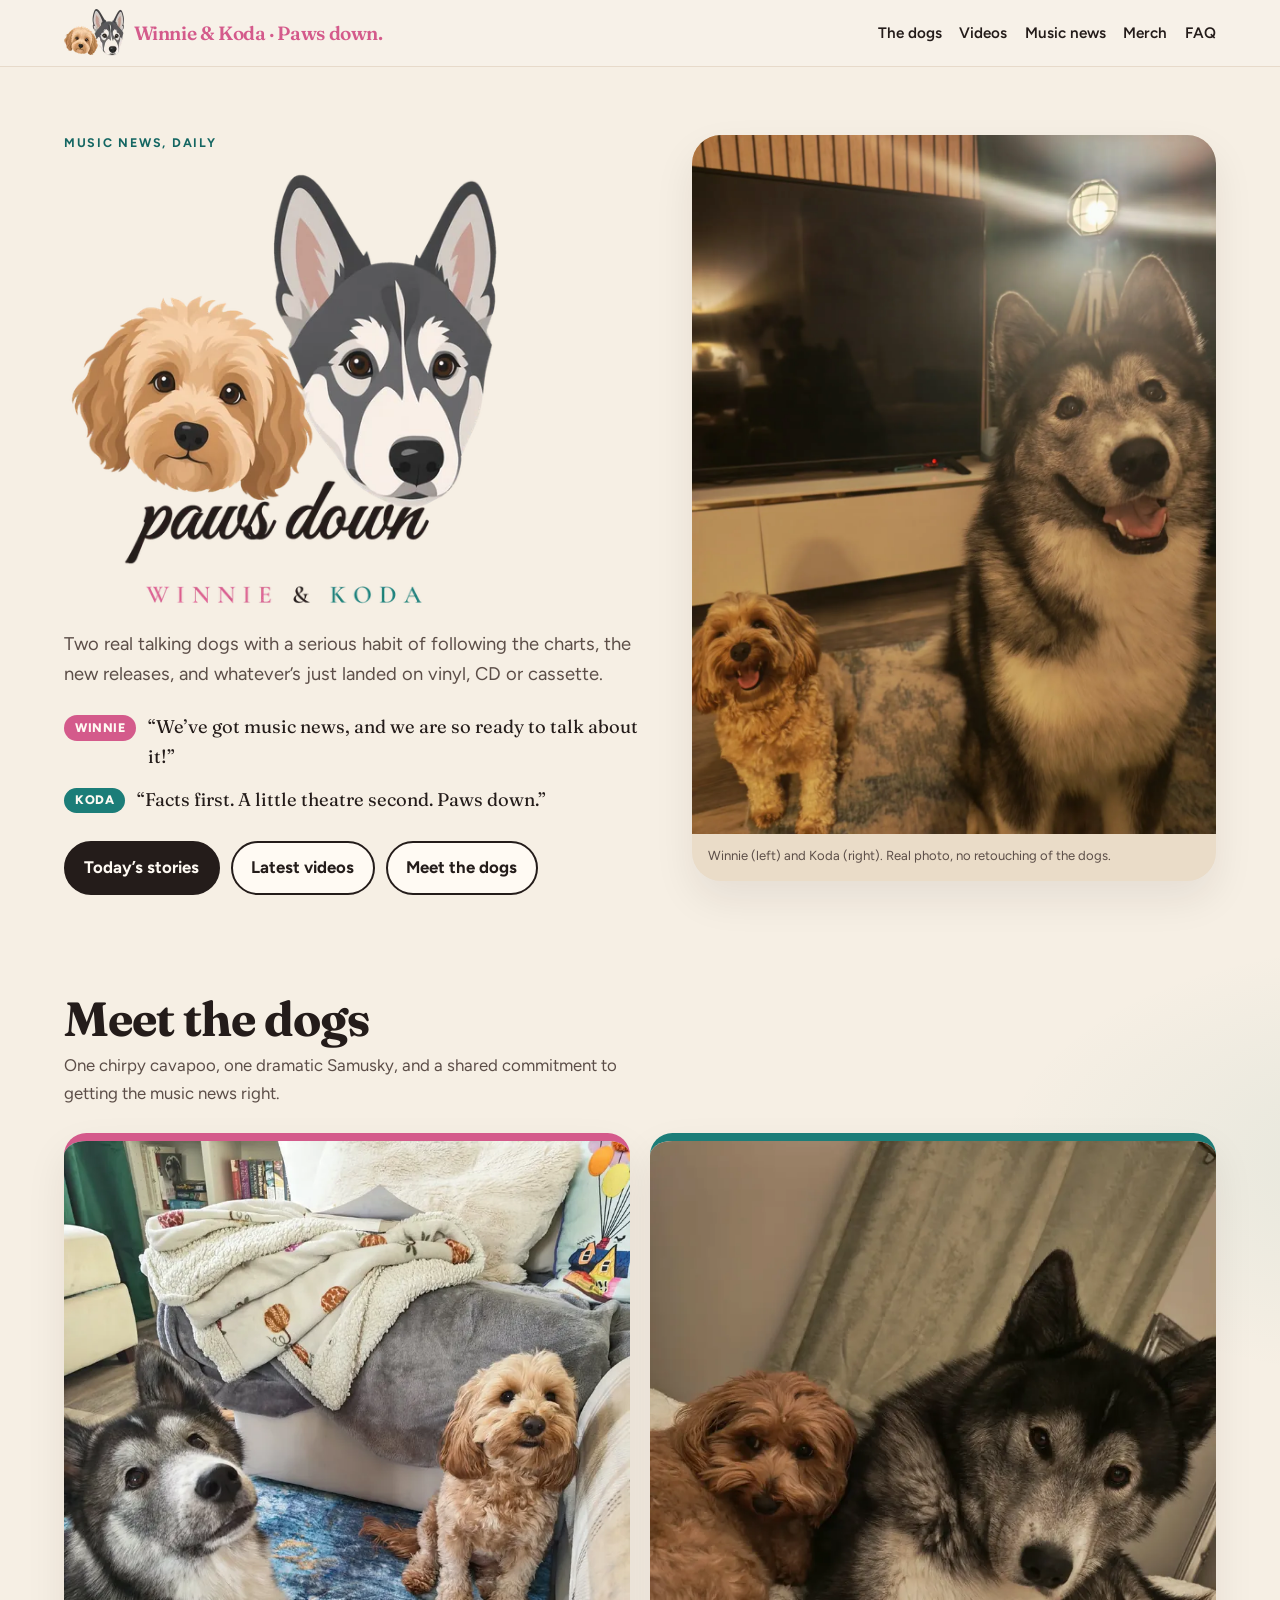
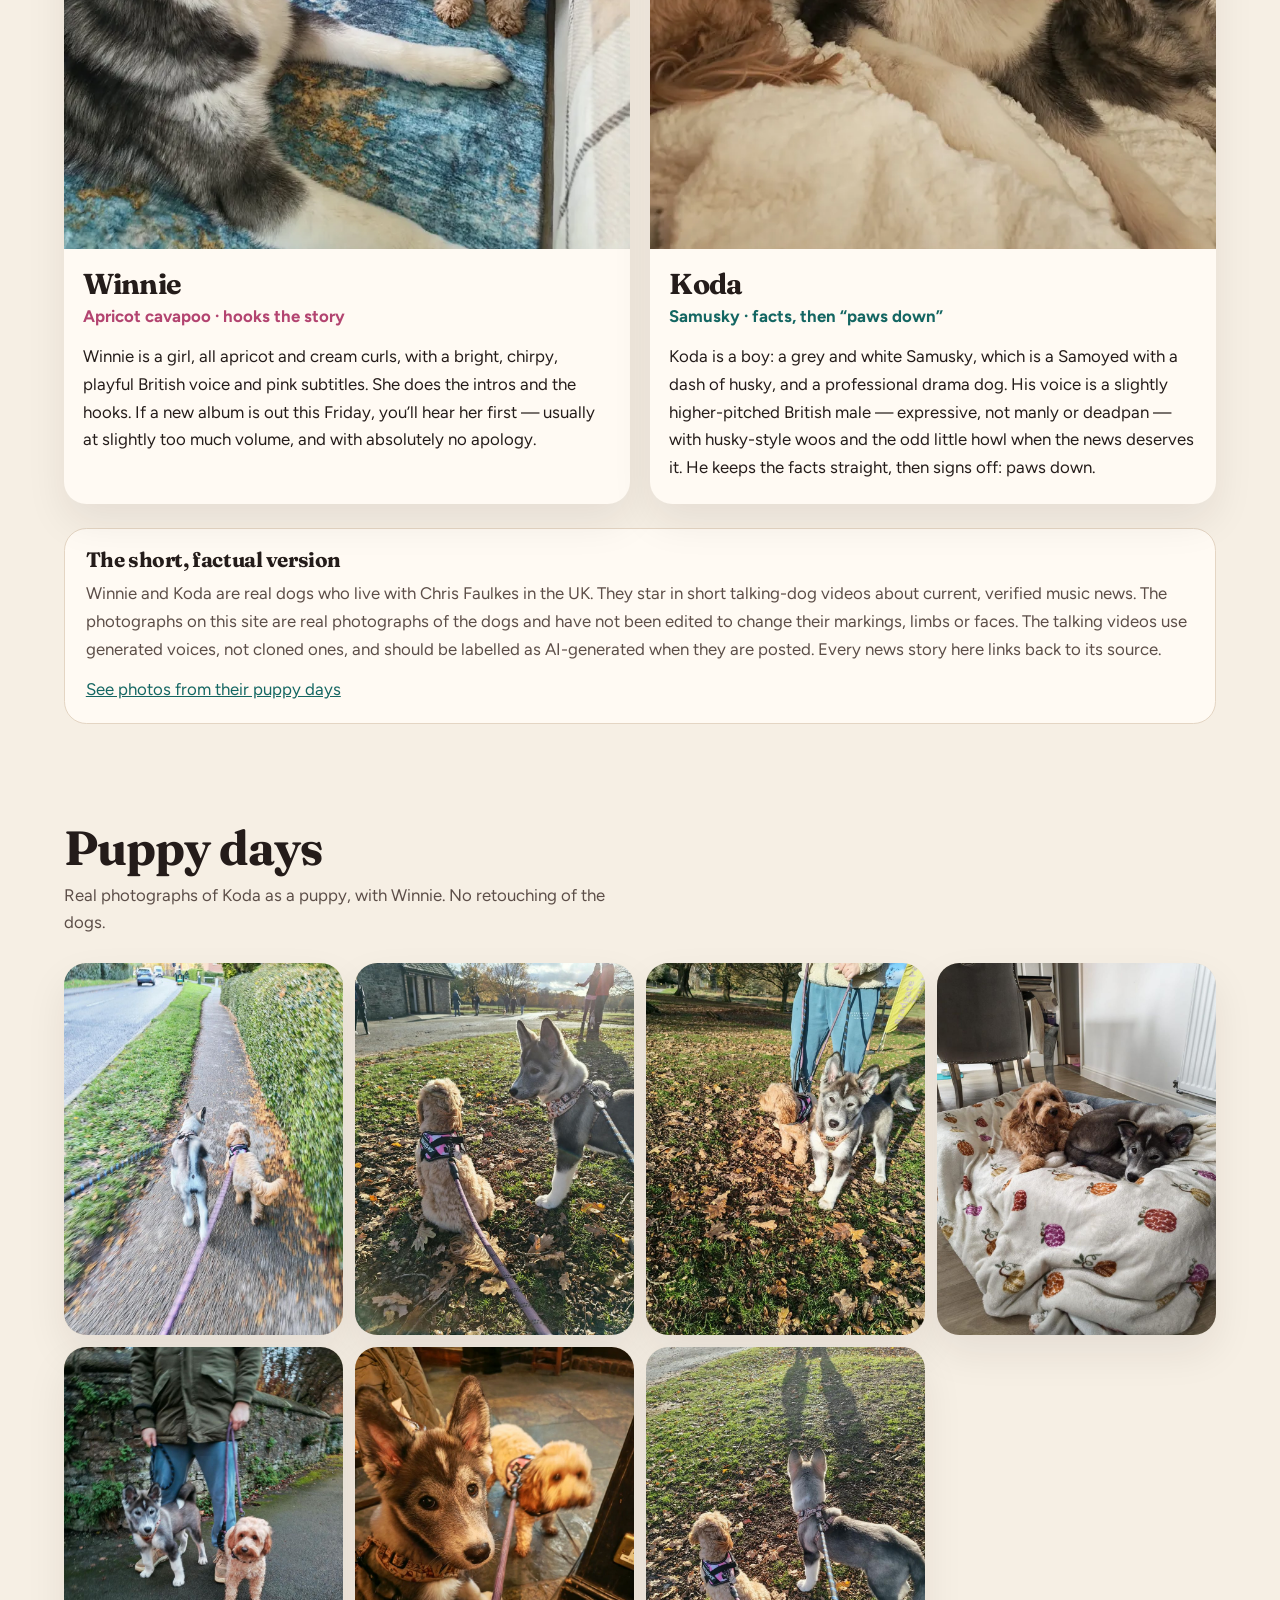
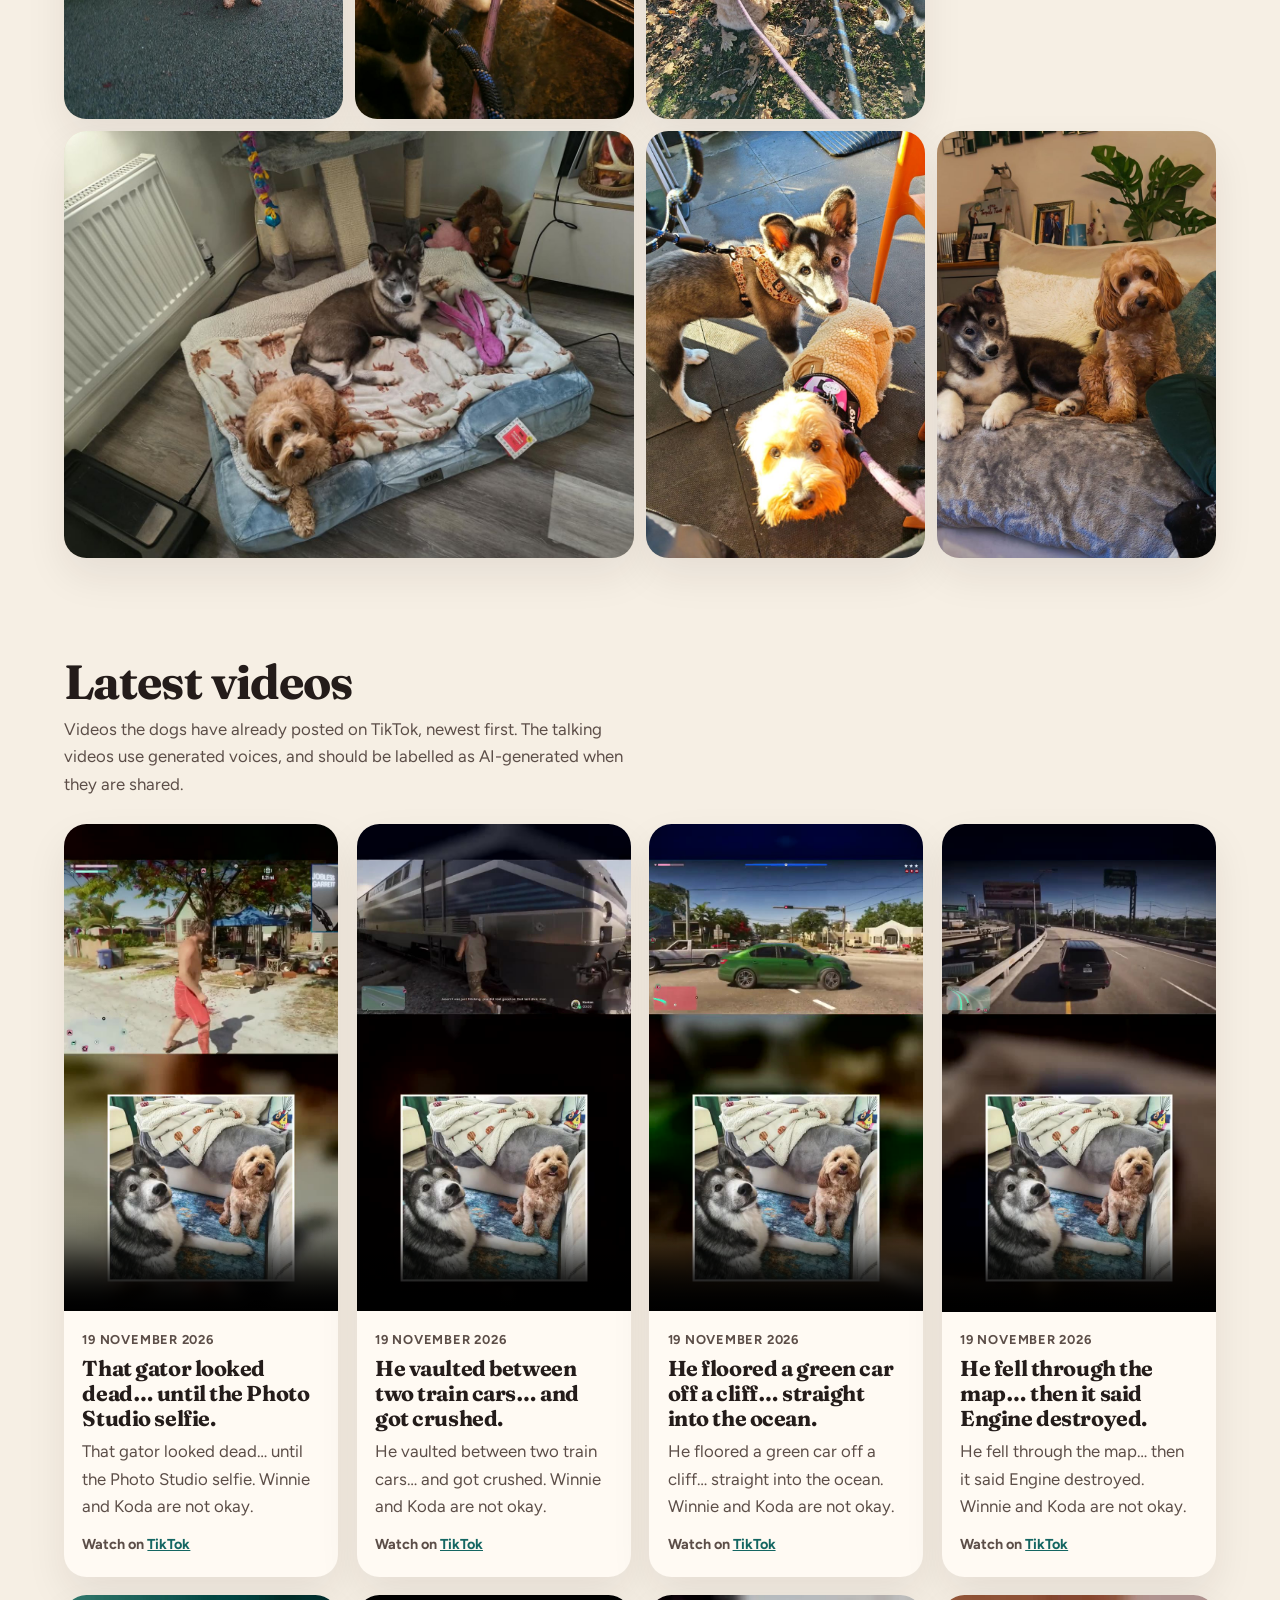
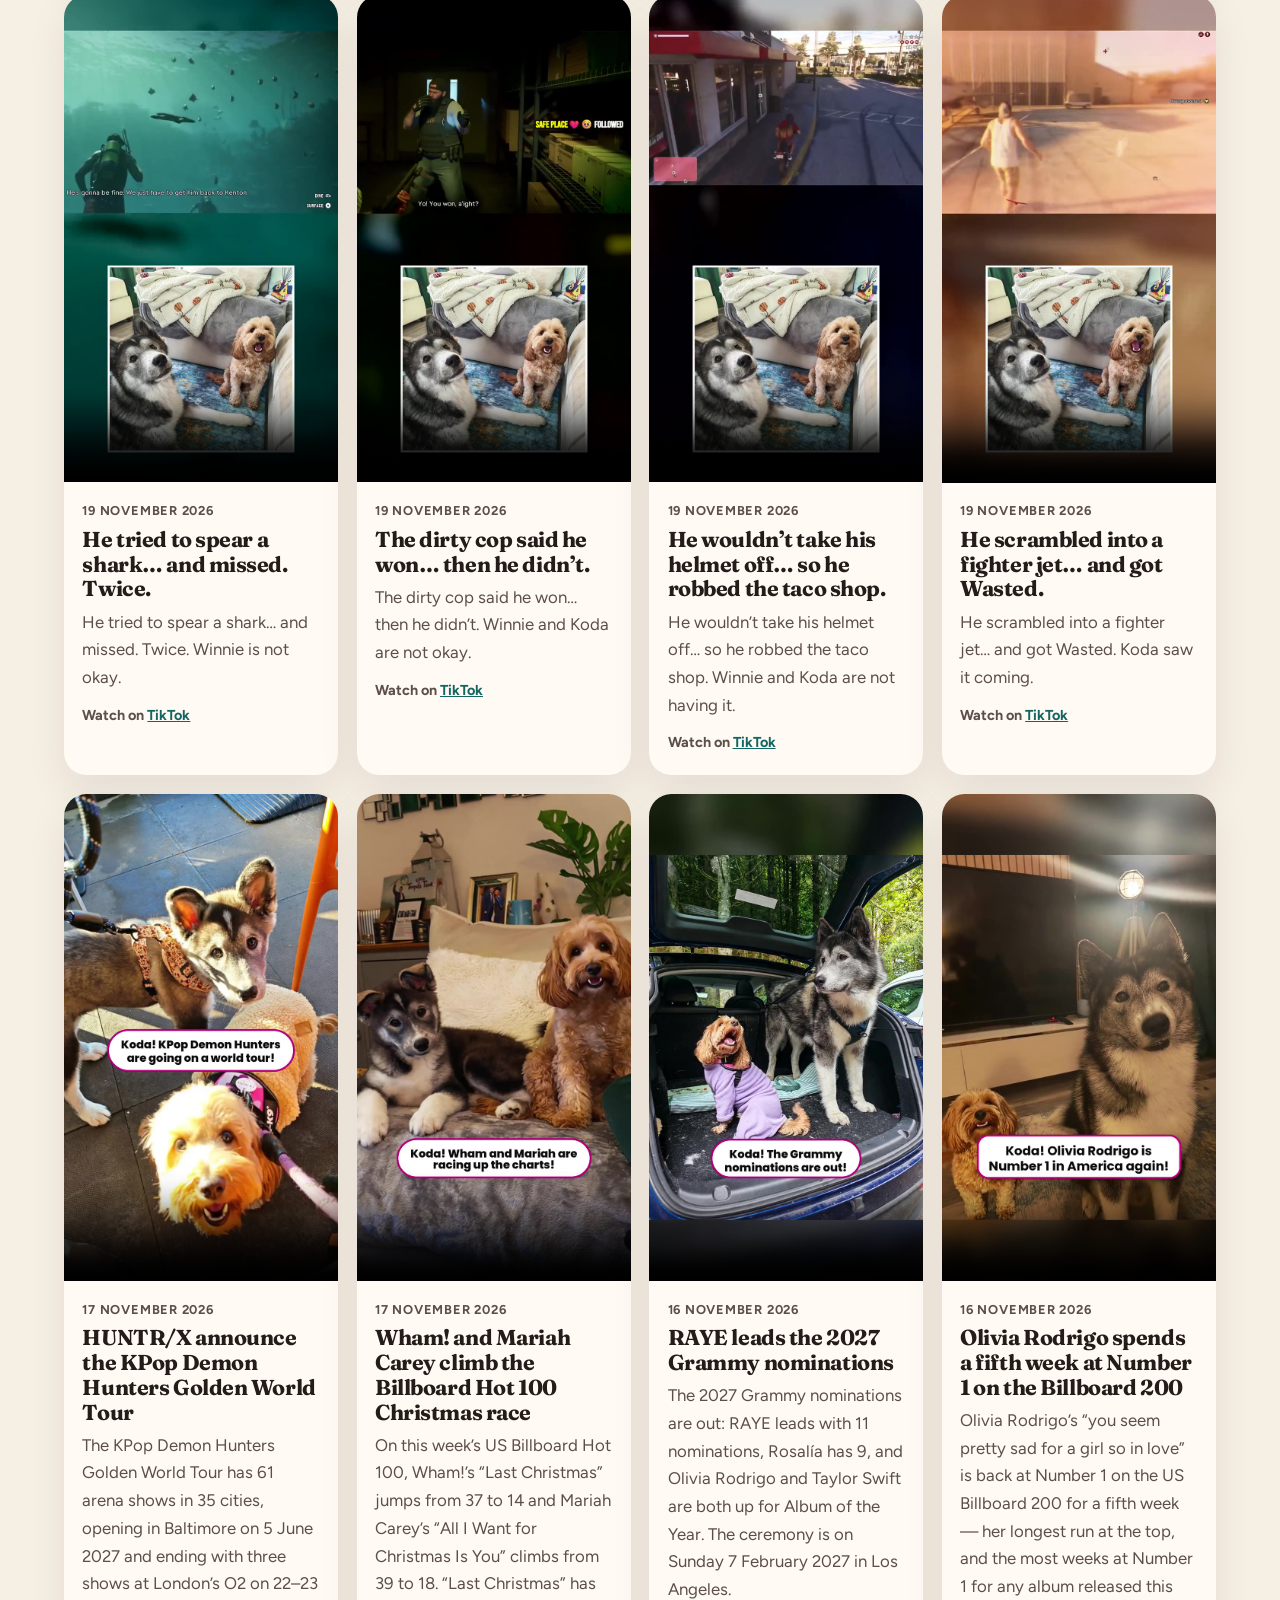
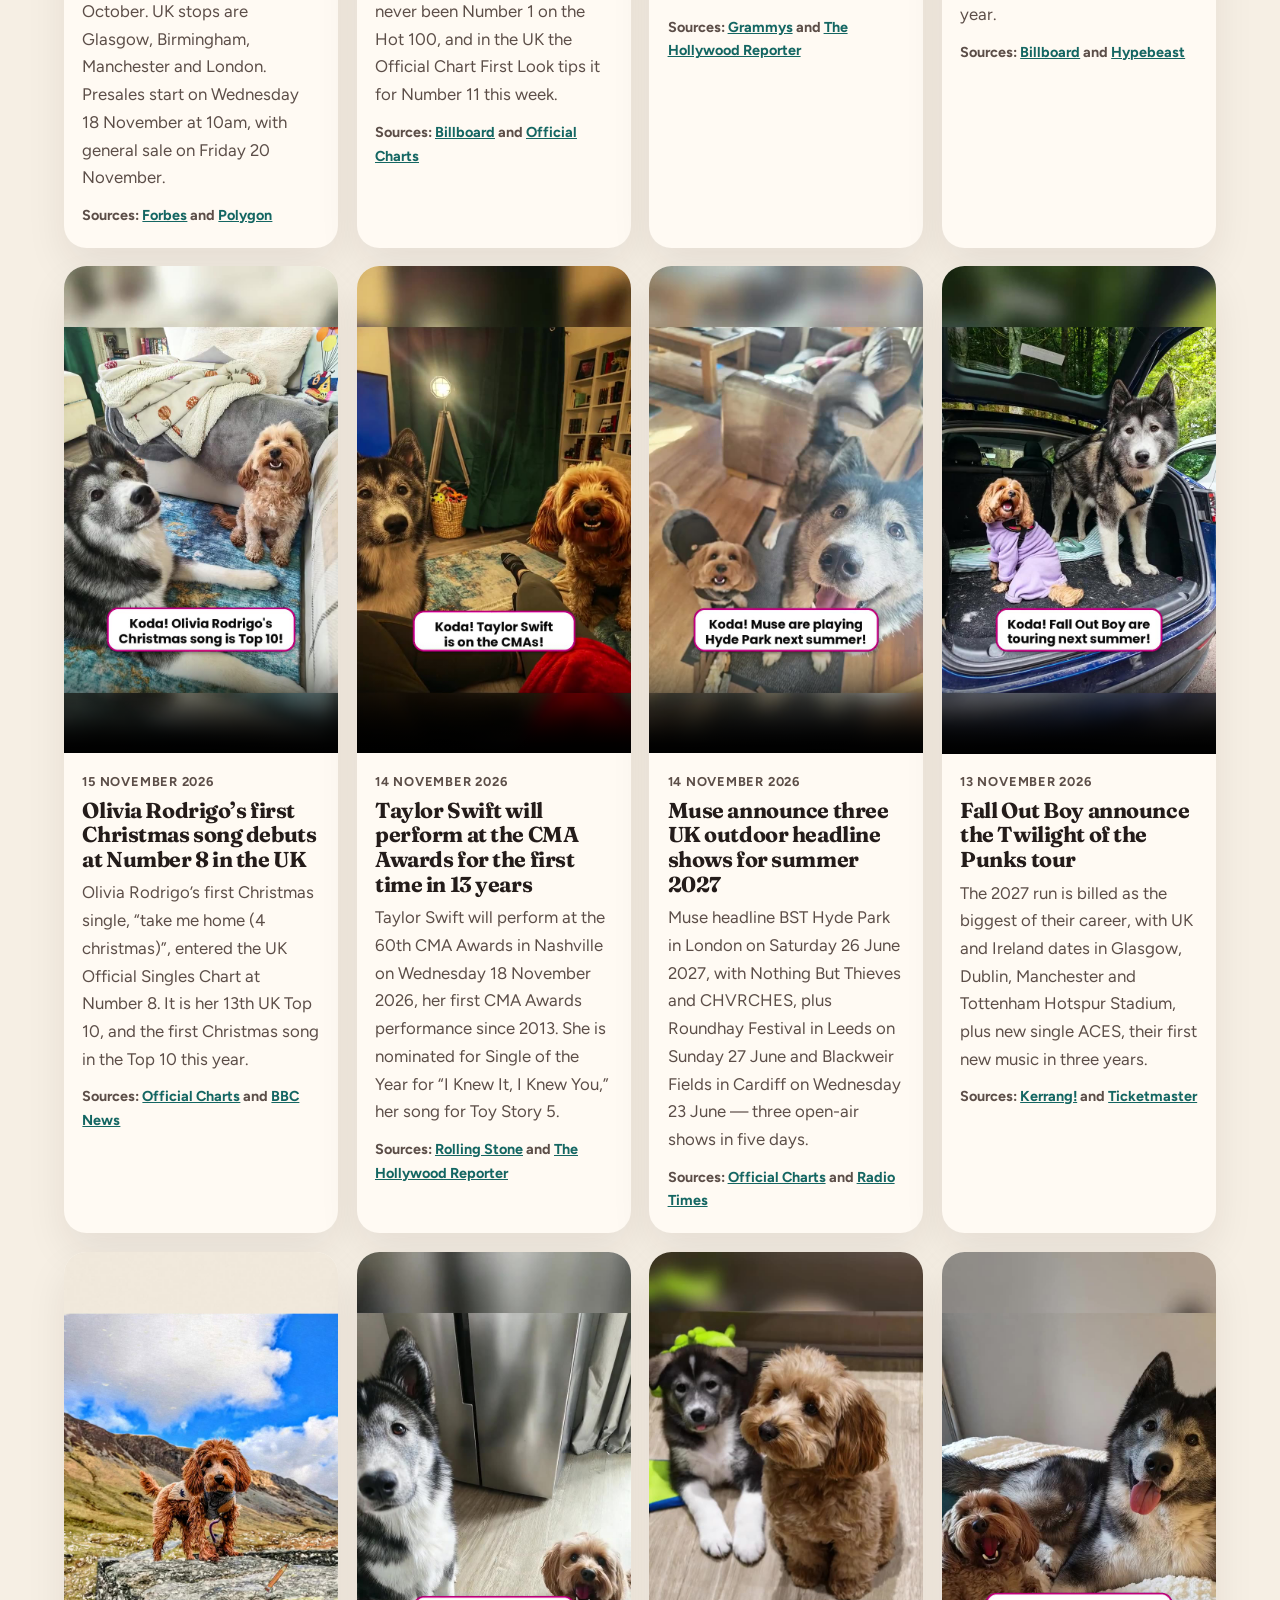
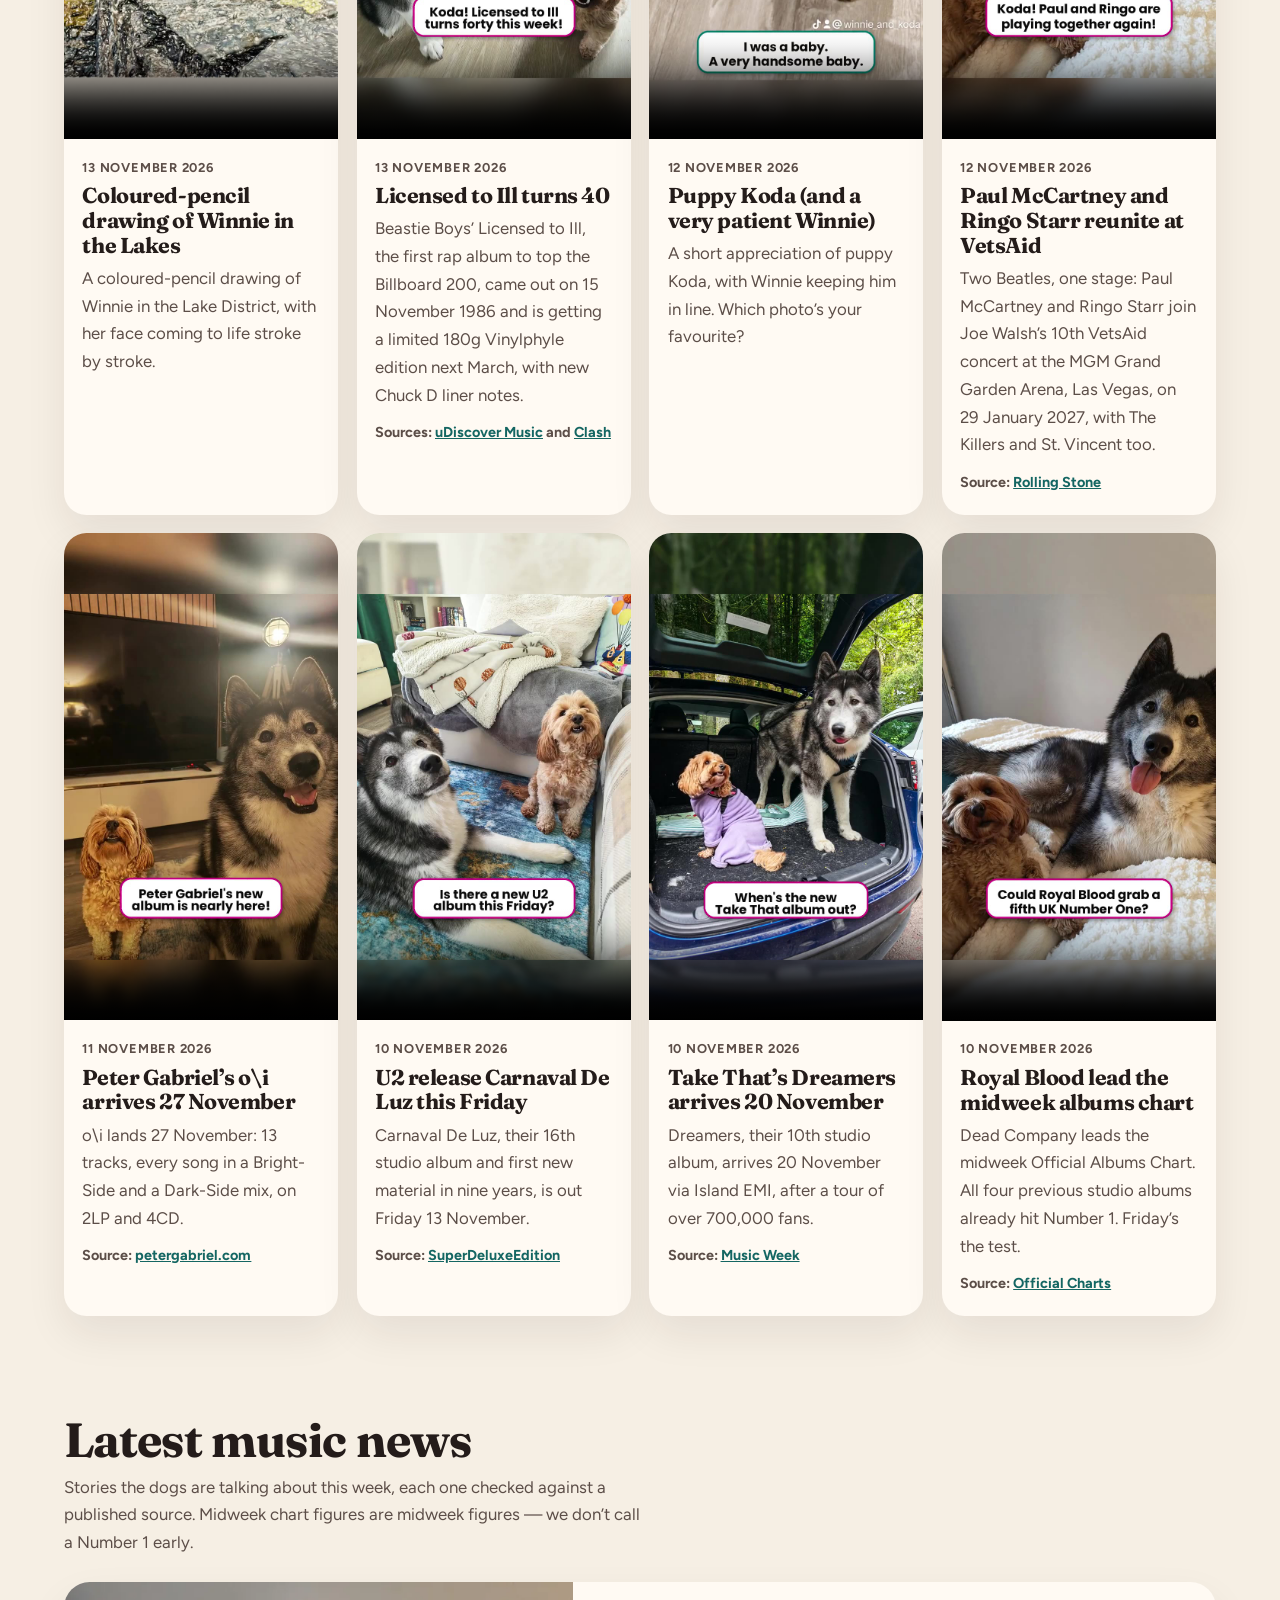
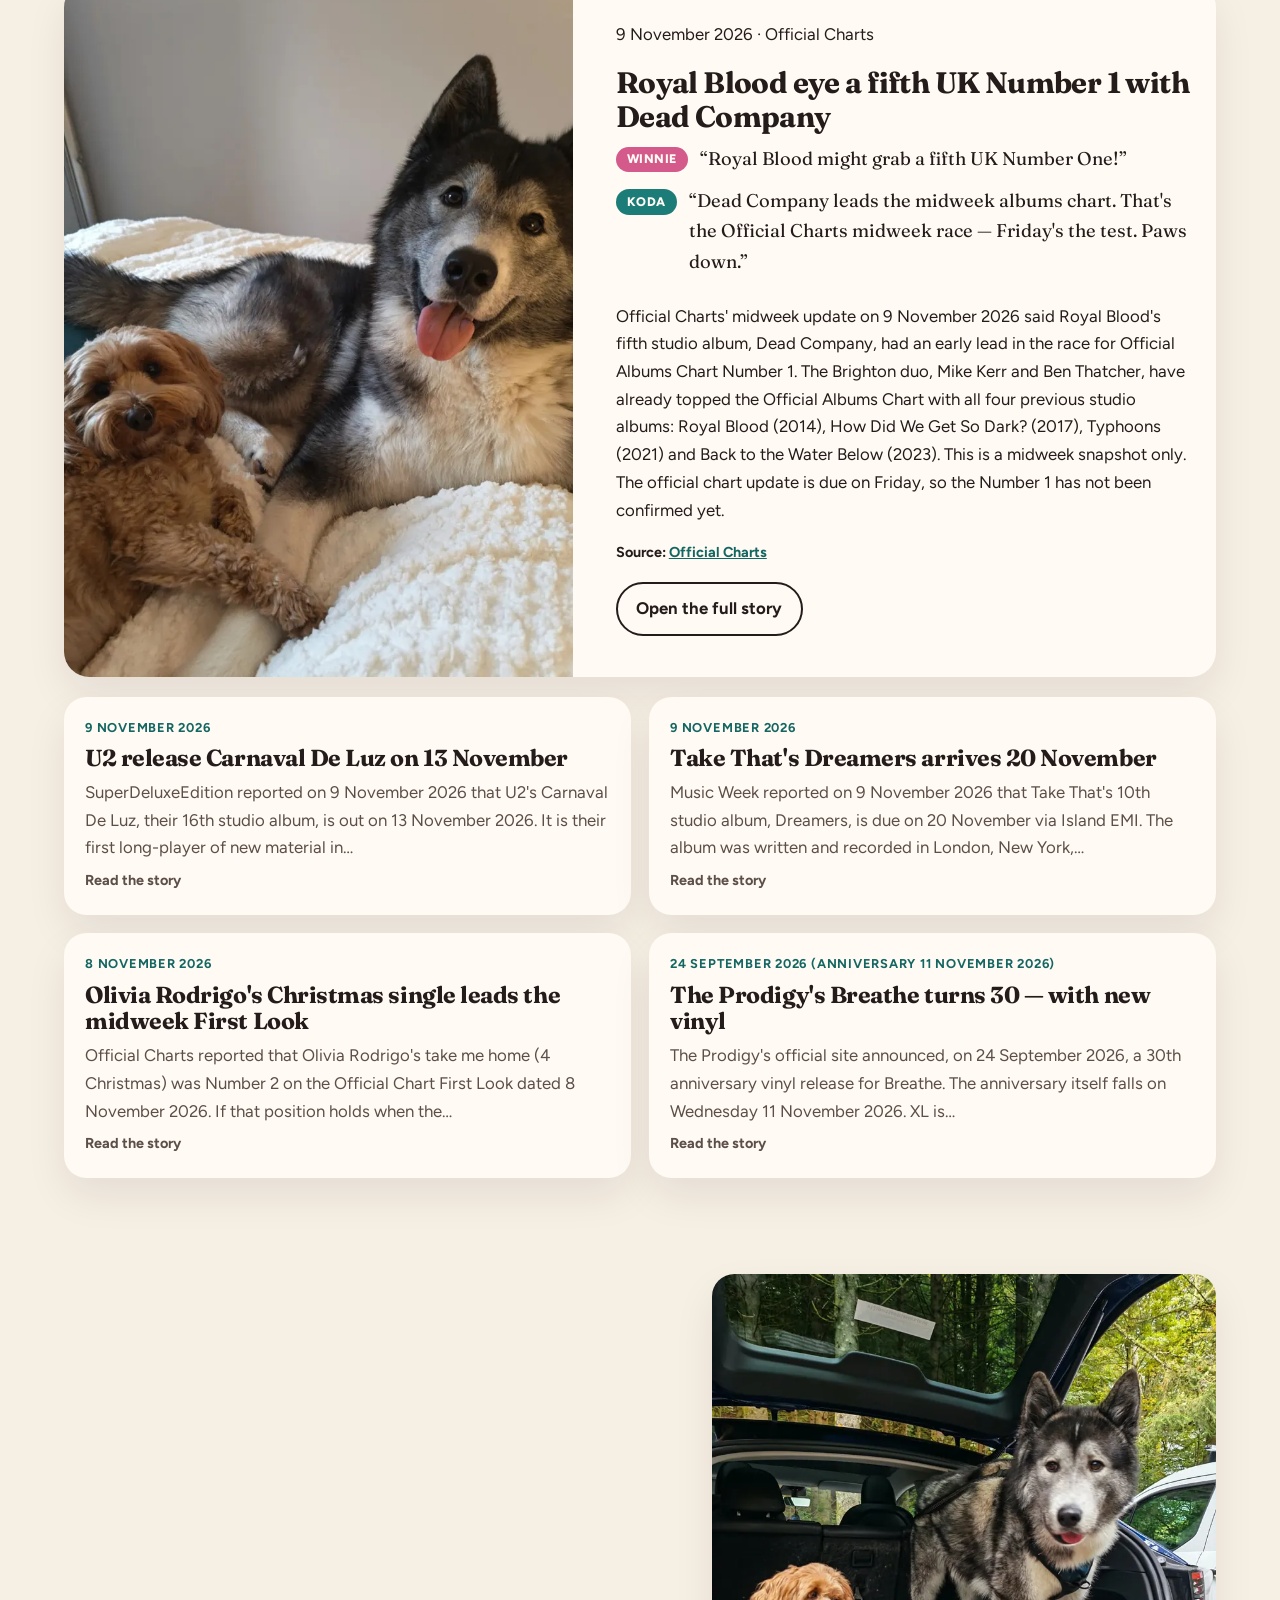
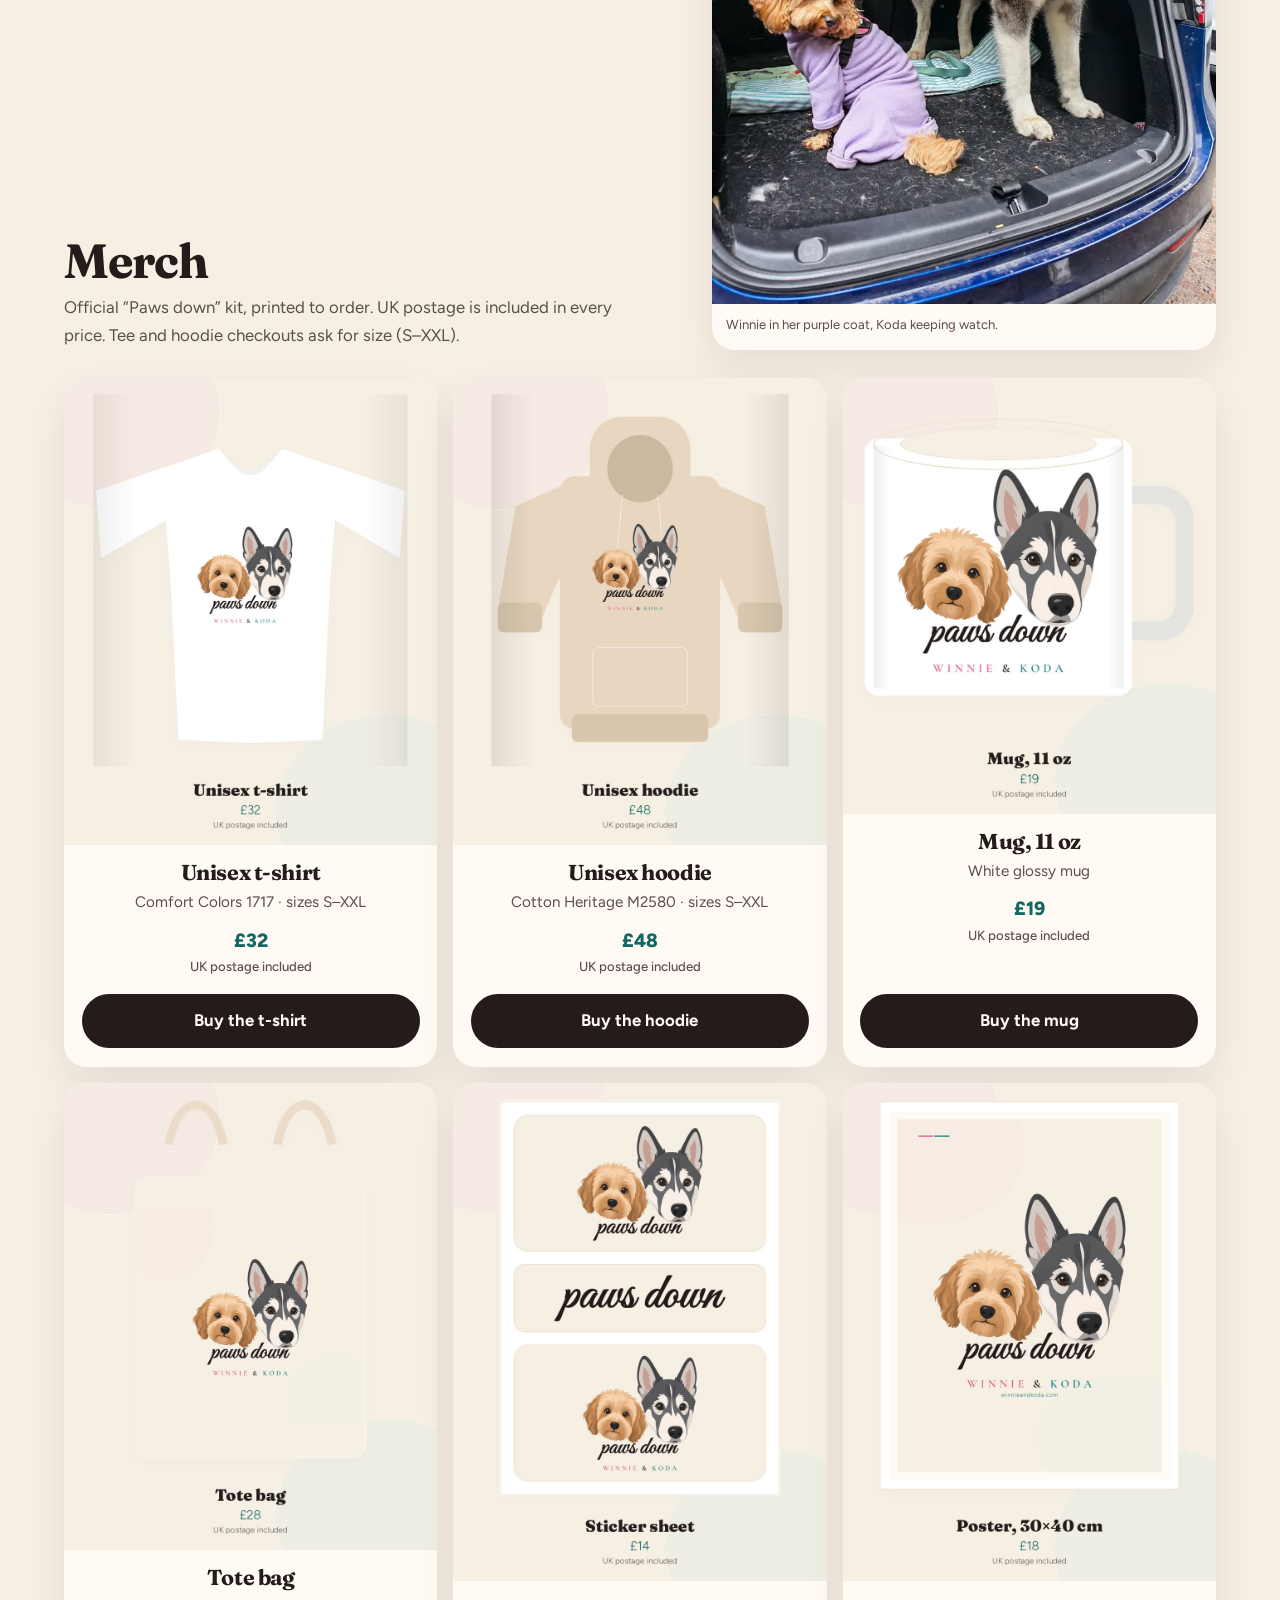
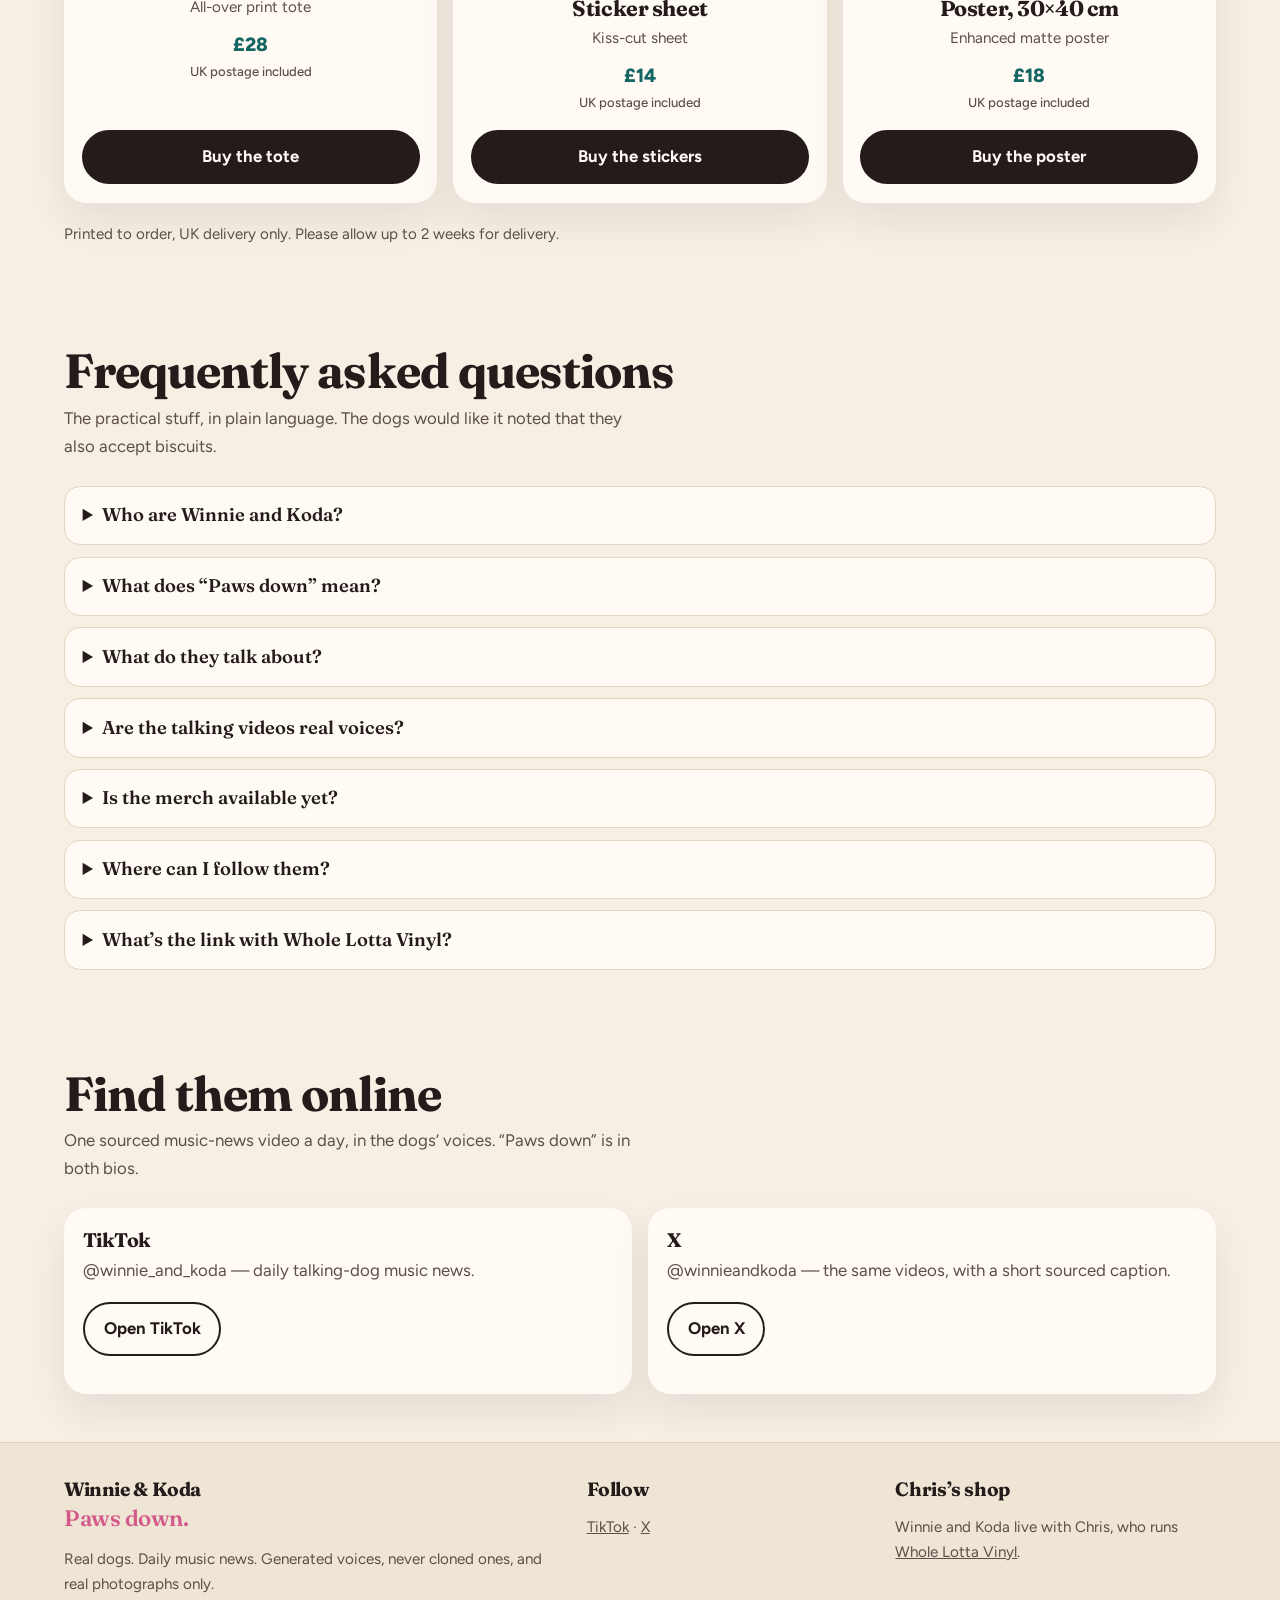
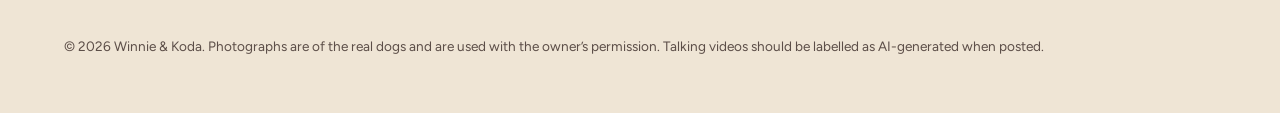
<file: index.html>
<!DOCTYPE html>
<html lang="en-GB">
<head>
  <meta charset="utf-8">
  <meta name="viewport" content="width=device-width, initial-scale=1">
  <title>Winnie & Koda — Paws down | Daily music news from two talking dogs</title>
  <meta name="description" content="Paws down. Daily music news from Winnie and Koda, two real talking dogs. Winnie hooks the story. Koda keeps it factual. New releases, charts, and vinyl, CD and cassette news, with sources on every post.">
  <link rel="canonical" href="https://winnieandkoda.com/">
  <meta name="robots" content="index,follow">
  <meta name="theme-color" content="#f6efe4">
  <meta property="og:type" content="website">
  <meta property="og:site_name" content="Winnie &amp; Koda">
  <meta property="og:title" content="Winnie & Koda — Paws down | Daily music news from two talking dogs">
  <meta property="og:description" content="Paws down. Daily music news from Winnie and Koda, two real talking dogs. Winnie hooks the story. Koda keeps it factual. New releases, charts, and vinyl, CD and cassette news, with sources on every post.">
  <meta property="og:url" content="https://winnieandkoda.com/">
  <meta property="og:image" content="https://winnieandkoda.com/images/og.jpg">
  <meta property="og:image:width" content="1200">
  <meta property="og:image:height" content="630">
  <meta property="og:locale" content="en_GB">
  <meta name="twitter:card" content="summary_large_image">
  <meta name="twitter:title" content="Winnie & Koda — Paws down | Daily music news from two talking dogs">
  <meta name="twitter:description" content="Paws down. Daily music news from Winnie and Koda, two real talking dogs. Winnie hooks the story. Koda keeps it factual. New releases, charts, and vinyl, CD and cassette news, with sources on every post.">
  <meta name="twitter:image" content="https://winnieandkoda.com/images/og.jpg">
  <link rel="icon" href="./favicon.ico" sizes="any">
  <link rel="icon" href="./images/logo/favicon-32.png" type="image/png" sizes="32x32">
  <link rel="icon" href="./images/logo/favicon-192.png" type="image/png" sizes="192x192">
  <link rel="icon" href="./images/logo/favicon-512.png" type="image/png" sizes="512x512">
  <link rel="apple-touch-icon" href="./images/logo/apple-touch-icon.png" sizes="180x180">
  <link rel="preconnect" href="https://fonts.googleapis.com">
  <link rel="preconnect" href="https://fonts.gstatic.com" crossorigin>
  <link href="https://fonts.googleapis.com/css2?family=Figtree:wght@400;600;700;800&family=Fraunces:opsz,wght@9..144,500;9..144,600;9..144,700&display=swap" rel="stylesheet">
  <link rel="stylesheet" href="./css/styles.css">
  <script type="application/ld+json">
{
  "@context": "https://schema.org",
  "@graph": [
    {
      "@type": [
        "Organization",
        "Brand"
      ],
      "@id": "https://winnieandkoda.com/#brand",
      "name": "Winnie & Koda",
      "alternateName": "Winnie and Koda",
      "slogan": "Paws down",
      "url": "https://winnieandkoda.com/",
      "description": "Winnie and Koda are real talking dogs who present daily music news. Winnie, an apricot cavapoo, hooks the story. Koda, a grey and white Samusky, keeps it factual and signs off “paws down”.",
      "founder": {
        "@type": "Person",
        "name": "Chris Faulkes"
      },
      "logo": "https://winnieandkoda.com/images/logo/winnie-koda-lockup.png",
      "image": "https://winnieandkoda.com/images/og.jpg",
      "sameAs": [
        "https://www.tiktok.com/@winnie_and_koda",
        "https://x.com/winnieandkoda"
      ]
    },
    {
      "@type": "WebSite",
      "@id": "https://winnieandkoda.com/#website",
      "url": "https://winnieandkoda.com/",
      "name": "Winnie & Koda",
      "slogan": "Paws down",
      "description": "Paws down. Daily music news from Winnie and Koda, two real talking dogs. Winnie hooks the story. Koda keeps it factual. New releases, charts, and vinyl, CD and cassette news, with sources on every post.",
      "inLanguage": "en-GB",
      "publisher": {
        "@id": "https://winnieandkoda.com/#brand"
      }
    },
    {
      "@type": "AboutPage",
      "@id": "https://winnieandkoda.com/#meet",
      "url": "https://winnieandkoda.com/#meet",
      "name": "Meet Winnie and Koda",
      "description": "Winnie is an apricot/cream cavapoo. Koda is a grey and white Samusky. They are real dogs belonging to Chris Faulkes and present verified music news in short talking videos that use generated voices.",
      "mainEntity": {
        "@id": "https://winnieandkoda.com/#brand"
      }
    },
    {
      "@type": "FAQPage",
      "@id": "https://winnieandkoda.com/#faq",
      "url": "https://winnieandkoda.com/#faq",
      "mainEntity": [
        {
          "@type": "Question",
          "name": "Who are Winnie and Koda?",
          "acceptedAnswer": {
            "@type": "Answer",
            "text": "Winnie is an apricot and cream cavapoo, a girl with a bright, chirpy British voice and pink subtitles. Koda is a grey and white Samusky — a Samoyed with some husky — a boy and a bit of a drama dog, with a slightly higher-pitched British voice, teal subtitles, and the odd woo or howl. They are real dogs, and they star in short talking videos about music news."
          }
        },
        {
          "@type": "Question",
          "name": "What does “Paws down” mean?",
          "acceptedAnswer": {
            "@type": "Answer",
            "text": "Paws down is the brand tagline and Koda’s sign-off at the end of every video. Think of it as their version of “case closed” — the news has been delivered, the drama has had its moment, and that’s the end of the story."
          }
        },
        {
          "@type": "Question",
          "name": "What do they talk about?",
          "acceptedAnswer": {
            "@type": "Answer",
            "text": "Music news: new releases, charts, and new vinyl, CD and cassette releases. Every story on this site is taken from a linked source. They don’t invent chart positions, prices or rarity claims."
          }
        },
        {
          "@type": "Question",
          "name": "Are the talking videos real voices?",
          "acceptedAnswer": {
            "@type": "Answer",
            "text": "The dogs are real, and the photographs are real. The talking videos use generated voices, not cloned ones, and should be labelled as AI-generated when they are posted. Winnie’s voice is a bright, chirpy, playful British female. Koda’s is a slightly higher-pitched, dramatic British male, with husky-style woos and little howls."
          }
        },
        {
          "@type": "Question",
          "name": "Is the merch available yet?",
          "acceptedAnswer": {
            "@type": "Answer",
            "text": "Yes. A unisex t-shirt, hoodie, mug, tote bag, sticker sheet and poster are for sale on this page. Prices include UK postage. Items are printed to order, for UK delivery only — please allow up to 2 weeks. Tee and hoodie checkouts ask for size (S–XXL)."
          }
        },
        {
          "@type": "Question",
          "name": "Where can I follow them?",
          "acceptedAnswer": {
            "@type": "Answer",
            "text": "Follow them on TikTok at @winnie_and_koda and on X at @winnieandkoda. They post one sourced music-news video a day."
          }
        },
        {
          "@type": "Question",
          "name": "What’s the link with Whole Lotta Vinyl?",
          "acceptedAnswer": {
            "@type": "Answer",
            "text": "Winnie and Koda live with Chris Faulkes, who runs the record shop Whole Lotta Vinyl. This site is for the dogs’ music-news brand, not a shop catalogue."
          }
        }
      ]
    },
    {
      "@type": "NewsArticle",
      "@id": "https://winnieandkoda.com/news/royal-blood-dead-company.html#article",
      "headline": "Royal Blood eye a fifth UK Number 1 with Dead Company",
      "datePublished": "2026-11-09",
      "dateModified": "2026-11-10",
      "inLanguage": "en-GB",
      "author": {
        "@type": "Organization",
        "@id": "https://winnieandkoda.com/#brand",
        "name": "Winnie & Koda"
      },
      "publisher": {
        "@id": "https://winnieandkoda.com/#brand"
      },
      "image": "https://winnieandkoda.com/images/wk_27.jpg",
      "mainEntityOfPage": "https://winnieandkoda.com/news/royal-blood-dead-company.html",
      "url": "https://winnieandkoda.com/news/royal-blood-dead-company.html",
      "description": "Official Charts' midweek update on 9 November 2026 said Royal Blood's fifth studio album, Dead Company, had an early lead in the race for Official Albums Chart Number 1. The Brighton duo, Mike Kerr and Ben Thatcher, have already topped the Official Albums Chart with all four previous studio albums: Royal Blood (2014), How Did We Get So Dark? (2017), Typhoons (2021) and Back to the Water Below (2023). This is a midweek snapshot only. The official chart update is due on Friday, so the Number 1 has not been confirmed yet.",
      "isBasedOn": "https://www.officialcharts.com/chart-news/royal-blood-dead-company-james-blunt-airplane-mode-albums-chart/",
      "citation": "https://www.officialcharts.com/chart-news/royal-blood-dead-company-james-blunt-airplane-mode-albums-chart/"
    },
    {
      "@type": "NewsArticle",
      "@id": "https://winnieandkoda.com/news/u2-carnaval-de-luz.html#article",
      "headline": "U2 release Carnaval De Luz on 13 November",
      "datePublished": "2026-11-09",
      "dateModified": "2026-11-10",
      "inLanguage": "en-GB",
      "author": {
        "@type": "Organization",
        "@id": "https://winnieandkoda.com/#brand",
        "name": "Winnie & Koda"
      },
      "publisher": {
        "@id": "https://winnieandkoda.com/#brand"
      },
      "image": "https://winnieandkoda.com/images/wk_05.jpg",
      "mainEntityOfPage": "https://winnieandkoda.com/news/u2-carnaval-de-luz.html",
      "url": "https://winnieandkoda.com/news/u2-carnaval-de-luz.html",
      "description": "SuperDeluxeEdition reported on 9 November 2026 that U2's Carnaval De Luz, their 16th studio album, is out on 13 November 2026. It is their first long-player of new material in nine years. The report also notes a wide range of vinyl formats, plus SuperDeluxeEdition and direct-to-consumer exclusive blu-ray audio.",
      "isBasedOn": "https://superdeluxeedition.com/news/out-this-week-on-13-november-2026/",
      "citation": "https://superdeluxeedition.com/news/out-this-week-on-13-november-2026/"
    },
    {
      "@type": "NewsArticle",
      "@id": "https://winnieandkoda.com/news/take-that-dreamers.html#article",
      "headline": "Take That's Dreamers arrives 20 November",
      "datePublished": "2026-11-09",
      "dateModified": "2026-11-10",
      "inLanguage": "en-GB",
      "author": {
        "@type": "Organization",
        "@id": "https://winnieandkoda.com/#brand",
        "name": "Winnie & Koda"
      },
      "publisher": {
        "@id": "https://winnieandkoda.com/#brand"
      },
      "image": "https://winnieandkoda.com/images/wk_14.jpg",
      "mainEntityOfPage": "https://winnieandkoda.com/news/take-that-dreamers.html",
      "url": "https://winnieandkoda.com/news/take-that-dreamers.html",
      "description": "Music Week reported on 9 November 2026 that Take That's 10th studio album, Dreamers, is due on 20 November via Island EMI. The album was written and recorded in London, New York, Nashville and Los Angeles. The release follows their Netflix documentary and this summer's Circus tour, which saw them perform to more than 700,000 fans across the UK and Ireland. The current line-up named in the piece is Gary Barlow, Howard Donald and Mark Owen.",
      "isBasedOn": "https://www.musicweek.com/live/read/take-that-are-national-treasures-inside-the-pop-icons-dreamers-campaign/095375",
      "citation": "https://www.musicweek.com/live/read/take-that-are-national-treasures-inside-the-pop-icons-dreamers-campaign/095375"
    },
    {
      "@type": "NewsArticle",
      "@id": "https://winnieandkoda.com/news/olivia-rodrigo-take-me-home.html#article",
      "headline": "Olivia Rodrigo's Christmas single leads the midweek First Look",
      "datePublished": "2026-11-08",
      "dateModified": "2026-11-10",
      "inLanguage": "en-GB",
      "author": {
        "@type": "Organization",
        "@id": "https://winnieandkoda.com/#brand",
        "name": "Winnie & Koda"
      },
      "publisher": {
        "@id": "https://winnieandkoda.com/#brand"
      },
      "image": "https://winnieandkoda.com/images/wk_02.jpg",
      "mainEntityOfPage": "https://winnieandkoda.com/news/olivia-rodrigo-take-me-home.html",
      "url": "https://winnieandkoda.com/news/olivia-rodrigo-take-me-home.html",
      "description": "Official Charts reported that Olivia Rodrigo's take me home (4 Christmas) was Number 2 on the Official Chart First Look dated 8 November 2026. If that position holds when the official singles chart is published on Friday, it would be her 13th UK Top 10. This is a midweek First Look only, not the official chart.",
      "isBasedOn": "https://www.officialcharts.com/chart-news/olivia-rodrigo-take-me-home-4-christmas-debut-first-look/",
      "citation": "https://www.officialcharts.com/chart-news/olivia-rodrigo-take-me-home-4-christmas-debut-first-look/"
    },
    {
      "@type": "NewsArticle",
      "@id": "https://winnieandkoda.com/news/prodigy-breathe-30.html#article",
      "headline": "The Prodigy's Breathe turns 30 — with new vinyl",
      "datePublished": "2026-09-24",
      "dateModified": "2026-11-10",
      "inLanguage": "en-GB",
      "author": {
        "@type": "Organization",
        "@id": "https://winnieandkoda.com/#brand",
        "name": "Winnie & Koda"
      },
      "publisher": {
        "@id": "https://winnieandkoda.com/#brand"
      },
      "image": "https://winnieandkoda.com/images/wk_01.jpg",
      "mainEntityOfPage": "https://winnieandkoda.com/news/prodigy-breathe-30.html",
      "url": "https://winnieandkoda.com/news/prodigy-breathe-30.html",
      "description": "The Prodigy's official site announced, on 24 September 2026, a 30th anniversary vinyl release for Breathe. The anniversary itself falls on Wednesday 11 November 2026. XL is releasing the new vinyl on Friday 13 November 2026, including the original, an instrumental, and remixes that have not been pressed on vinyl before.",
      "isBasedOn": "https://theprodigy.com/2026/09/24/breathe-30th-anniversary-vinyl/",
      "citation": "https://theprodigy.com/2026/09/24/breathe-30th-anniversary-vinyl/"
    }
  ]
}
  </script>
</head>
<body>
  <a class="skip" href="#main">Skip to content</a>
  <header class="site-header">
    <div class="wrap">
      <a class="wordmark" href="./index.html"><picture><source type="image/webp" srcset="./images/logo/winnie-koda-heads-120.webp 1x, ./images/logo/winnie-koda-heads-240.webp 2x"><img class="wordmark-mark" src="./images/logo/winnie-koda-heads-120.png" srcset="./images/logo/winnie-koda-heads-240.png 2x" width="60" height="47" alt=""></picture><span class="wordmark-text">Winnie &amp; Koda <span>· Paws down.</span></span></a>
      <nav aria-label="Primary">
        <ul>
          <li><a href="./index.html#meet">The dogs</a></li>
          <li><a href="./index.html#videos">Videos</a></li>
          <li><a href="./index.html#news">Music news</a></li>
          <li><a href="./index.html#merch">Merch</a></li>
          <li><a href="./index.html#faq">FAQ</a></li>
        </ul>
      </nav>
    </div>
  </header>

  <main id="main">
    <section class="hero wrap">
      <div>
        <p class="eyebrow">Music news, daily</p>
        <h1 class="hero-logo">
          <picture>
            <source type="image/webp" srcset="images/logo/winnie-koda-lockup-480.webp 480w, images/logo/winnie-koda-lockup-960.webp 960w" sizes="(max-width: 900px) 78vw, 440px">
            <img src="images/logo/winnie-koda-lockup-480.png" srcset="images/logo/winnie-koda-lockup-480.png 480w, images/logo/winnie-koda-lockup-960.png 960w" sizes="(max-width: 900px) 78vw, 440px" width="480" height="484" alt="Winnie &amp; Koda, paws down: illustrated logo of Winnie the apricot cavapoo and Koda the grey and white Samusky">
          </picture>
          <span class="visually-hidden">Winnie &amp; Koda. Paws down.</span>
        </h1>
        <p class="lede">Two real talking dogs with a serious habit of following the charts, the new releases, and whatever’s just landed on vinyl, CD or cassette.</p>
        <div class="voices">
          <div class="line"><span class="who winnie">Winnie</span><p>“We’ve got music news, and we are so ready to talk about it!”</p></div>
          <div class="line"><span class="who koda">Koda</span><p>“Facts first. A little theatre second. Paws down.”</p></div>
        </div>
        <div class="cta-row">
          <a class="btn primary" href="#news">Today’s stories</a>
          <a class="btn" href="#videos">Latest videos</a>
          <a class="btn" href="#meet">Meet the dogs</a>
        </div>
      </div>
      <figure class="hero-photo">
        <picture>
        <source type="image/webp" srcset="images/wk_14.webp">
        <img src="images/wk_14.jpg" width="1200" height="1600" alt="Winnie, an apricot cavapoo, and Koda, a grey and white Samusky, sitting together on a blue rug in the living room and looking at the camera." sizes="(max-width: 900px) 90vw, 520px">
      </picture>
        <figcaption>Winnie (left) and Koda (right). Real photo, no retouching of the dogs.</figcaption>
      </figure>
    </section>

    <section id="meet">
      <div class="wrap">
        <div class="plain-head">
          <h2>Meet the dogs</h2>
          <p class="kicker">One chirpy cavapoo, one dramatic Samusky, and a shared commitment to getting the music news right.</p>
        </div>
        <div class="dog-grid">
          <article class="dog-card">
            <picture>
        <source type="image/webp" srcset="images/wk_27-card.webp">
        <img src="images/wk_27-card.jpg" width="800" height="1066" alt="Winnie and Koda on a sofa in daylight, both faces clearly visible." sizes="(max-width: 800px) 100vw, 600px">
      </picture>
            <div class="copy">
              <h3>Winnie</h3>
              <p class="role">Apricot cavapoo · hooks the story</p>
              <p>Winnie is a girl, all apricot and cream curls, with a bright, chirpy, playful British voice and pink subtitles. She does the intros and the hooks. If a new album is out this Friday, you’ll hear her first — usually at slightly too much volume, and with absolutely no apology.</p>
            </div>
          </article>
          <article class="dog-card koda">
            <picture>
        <source type="image/webp" srcset="images/wk_02-card.webp">
        <img src="images/wk_02-card.jpg" width="800" height="1066" alt="Winnie and Koda together on a bed, a quieter photo with both dogs looking toward the camera." sizes="(max-width: 800px) 100vw, 600px">
      </picture>
            <div class="copy">
              <h3>Koda</h3>
              <p class="role">Samusky · facts, then “paws down”</p>
              <p>Koda is a boy: a grey and white Samusky, which is a Samoyed with a dash of husky, and a professional drama dog. His voice is a slightly higher-pitched British male — expressive, not manly or deadpan — with husky-style woos and the odd little howl when the news deserves it. He keeps the facts straight, then signs off: paws down.</p>
            </div>
          </article>
        </div>
        <div class="about-box">
          <h3>The short, factual version</h3>
          <p>Winnie and Koda are real dogs who live with Chris Faulkes in the UK. They star in short talking-dog videos about current, verified music news. The photographs on this site are real photographs of the dogs and have not been edited to change their markings, limbs or faces. The talking videos use generated voices, not cloned ones, and should be labelled as AI-generated when they are posted. Every news story here links back to its source.</p>
          <p style="margin-top:0.8rem"><a href="#puppy-koda">See photos from their puppy days</a></p>
        </div>
      </div>
    </section>

    <section id="puppy-koda">
      <div class="wrap">
        <div class="plain-head">
          <h2>Puppy days</h2>
          <p class="kicker">Real photographs of Koda as a puppy, with Winnie. No retouching of the dogs.</p>
        </div>
        <div class="puppy-grid">
          <figure>
            <img src="./images/puppy-koda/055.jpg" width="900" height="1200" alt="Puppy Koda with Winnie, walking away on a pavement path.">
          </figure>
          <figure>
            <img src="./images/puppy-koda/058.jpg" width="900" height="1200" alt="Puppy Koda with Winnie, on the grass among autumn leaves, Koda looking to the side.">
          </figure>
          <figure>
            <img src="./images/puppy-koda/059.jpg" width="900" height="1200" alt="Puppy Koda with Winnie, standing on a leafy path.">
          </figure>
          <figure>
            <img src="./images/puppy-koda/061.jpg" width="900" height="1200" alt="Puppy Koda with Winnie, lying together on a pumpkin-patterned blanket.">
          </figure>
          <figure>
            <img src="./images/puppy-koda/062.jpg" width="900" height="1200" alt="Puppy Koda with Winnie, standing together on a path.">
          </figure>
          <figure>
            <img src="./images/puppy-koda/064.jpg" width="900" height="1200" alt="Puppy Koda with Winnie, on a stone floor, Koda looking up at the camera.">
          </figure>
          <figure>
            <img src="./images/puppy-koda/065.jpg" width="900" height="1200" alt="Puppy Koda with Winnie, walking on a grassy path on leads, seen from behind.">
          </figure>
          <figure class="landscape">
            <img src="./images/puppy-koda/066.jpg" width="1200" height="900" alt="Puppy Koda with Winnie, lying together on a dog bed.">
          </figure>
          <figure>
            <img src="./images/puppy-koda/067.jpg" width="900" height="1200" alt="Puppy Koda with Winnie, Winnie in a cream coat, both looking up at the camera.">
          </figure>
          <figure>
            <img src="./images/puppy-koda/069.jpg" width="900" height="1200" alt="Puppy Koda with Winnie, sitting together on a sofa.">
          </figure>
        </div>
      </div>
    </section>

    <section id="videos">
      <div class="wrap">
        <div class="plain-head">
          <h2>Latest videos</h2>
          <p class="kicker">Videos the dogs have already posted on TikTok, newest first. The talking videos use generated voices, and should be labelled as AI-generated when they are shared.</p>
        </div>
        <div class="video-grid">
          <article class="video-card">
            <div class="video-frame">
              <video controls playsinline preload="none" poster="./videos/2026-11-19_gta6-gator-selfie.jpg" width="720" height="1280">
                <source src="./videos/2026-11-19_gta6-gator-selfie.mp4" type="video/mp4">
              </video>
            </div>
            <div class="copy">
              <p class="when">19 November 2026</p>
              <h3>That gator looked dead… until the Photo Studio selfie.</h3>
              <p>That gator looked dead… until the Photo Studio selfie. Winnie and Koda are not okay.</p>
              <p class="source">Watch on <a href="https://www.tiktok.com/@winnie_and_koda">TikTok</a></p>
            </div>
          </article>
          <article class="video-card">
            <div class="video-frame">
              <video controls playsinline preload="none" poster="./videos/2026-11-19_gta6-train-crush.jpg" width="720" height="1280">
                <source src="./videos/2026-11-19_gta6-train-crush.mp4" type="video/mp4">
              </video>
            </div>
            <div class="copy">
              <p class="when">19 November 2026</p>
              <h3>He vaulted between two train cars… and got crushed.</h3>
              <p>He vaulted between two train cars… and got crushed. Winnie and Koda are not okay.</p>
              <p class="source">Watch on <a href="https://www.tiktok.com/@winnie_and_koda">TikTok</a></p>
            </div>
          </article>
          <article class="video-card">
            <div class="video-frame">
              <video controls playsinline preload="none" poster="./videos/2026-11-19_gta6-car-into-ocean.jpg" width="720" height="1280">
                <source src="./videos/2026-11-19_gta6-car-into-ocean.mp4" type="video/mp4">
              </video>
            </div>
            <div class="copy">
              <p class="when">19 November 2026</p>
              <h3>He floored a green car off a cliff… straight into the ocean.</h3>
              <p>He floored a green car off a cliff… straight into the ocean. Winnie and Koda are not okay.</p>
              <p class="source">Watch on <a href="https://www.tiktok.com/@winnie_and_koda">TikTok</a></p>
            </div>
          </article>
          <article class="video-card">
            <div class="video-frame">
              <video controls playsinline preload="none" poster="./videos/2026-11-19_gta6-map-fall.jpg" width="720" height="1280">
                <source src="./videos/2026-11-19_gta6-map-fall.mp4" type="video/mp4">
              </video>
            </div>
            <div class="copy">
              <p class="when">19 November 2026</p>
              <h3>He fell through the map… then it said Engine destroyed.</h3>
              <p>He fell through the map… then it said Engine destroyed. Winnie and Koda are not okay.</p>
              <p class="source">Watch on <a href="https://www.tiktok.com/@winnie_and_koda">TikTok</a></p>
            </div>
          </article>
          <article class="video-card">
            <div class="video-frame">
              <video controls playsinline preload="none" poster="./videos/2026-11-19_gta6-shark.jpg" width="720" height="1280">
                <source src="./videos/2026-11-19_gta6-shark.mp4" type="video/mp4">
              </video>
            </div>
            <div class="copy">
              <p class="when">19 November 2026</p>
              <h3>He tried to spear a shark… and missed. Twice.</h3>
              <p>He tried to spear a shark… and missed. Twice. Winnie is not okay.</p>
              <p class="source">Watch on <a href="https://www.tiktok.com/@winnie_and_koda">TikTok</a></p>
            </div>
          </article>
          <article class="video-card">
            <div class="video-frame">
              <video controls playsinline preload="none" poster="./videos/2026-11-19_gta6-dirty-cop.jpg" width="720" height="1280">
                <source src="./videos/2026-11-19_gta6-dirty-cop.mp4" type="video/mp4">
              </video>
            </div>
            <div class="copy">
              <p class="when">19 November 2026</p>
              <h3>The dirty cop said he won… then he didn’t.</h3>
              <p>The dirty cop said he won… then he didn’t. Winnie and Koda are not okay.</p>
              <p class="source">Watch on <a href="https://www.tiktok.com/@winnie_and_koda">TikTok</a></p>
            </div>
          </article>
          <article class="video-card">
            <div class="video-frame">
              <video controls playsinline preload="none" poster="./videos/2026-11-19_gta6-taco-shop.jpg" width="720" height="1280">
                <source src="./videos/2026-11-19_gta6-taco-shop.mp4" type="video/mp4">
              </video>
            </div>
            <div class="copy">
              <p class="when">19 November 2026</p>
              <h3>He wouldn’t take his helmet off… so he robbed the taco shop.</h3>
              <p>He wouldn’t take his helmet off… so he robbed the taco shop. Winnie and Koda are not having it.</p>
              <p class="source">Watch on <a href="https://www.tiktok.com/@winnie_and_koda">TikTok</a></p>
            </div>
          </article>
          <article class="video-card">
            <div class="video-frame">
              <video controls playsinline preload="none" poster="./videos/2026-11-19_gta6-fighter-jet.jpg" width="720" height="1280">
                <source src="./videos/2026-11-19_gta6-fighter-jet.mp4" type="video/mp4">
              </video>
            </div>
            <div class="copy">
              <p class="when">19 November 2026</p>
              <h3>He scrambled into a fighter jet… and got Wasted.</h3>
              <p>He scrambled into a fighter jet… and got Wasted. Koda saw it coming.</p>
              <p class="source">Watch on <a href="https://www.tiktok.com/@winnie_and_koda">TikTok</a></p>
            </div>
          </article>
          <article class="video-card">
            <div class="video-frame">
              <video controls playsinline preload="none" poster="./videos/2026-11-17_kpop-demon-hunters-tour.jpg" width="720" height="1280">
                <source src="./videos/2026-11-17_kpop-demon-hunters-tour.mp4" type="video/mp4">
              </video>
            </div>
            <div class="copy">
              <p class="when">17 November 2026</p>
              <h3>HUNTR/X announce the KPop Demon Hunters Golden World Tour</h3>
              <p>The KPop Demon Hunters Golden World Tour has 61 arena shows in 35 cities, opening in Baltimore on 5 June 2027 and ending with three shows at London’s O2 on 22–23 October. UK stops are Glasgow, Birmingham, Manchester and London. Presales start on Wednesday 18 November at 10am, with general sale on Friday 20 November.</p>
              <p class="source">Sources: <a href="https://www.forbes.com/sites/jeffbenjamin/2026/11/13/kpop-demon-hunters-golden-world-tour-every-date-city-and-presale/">Forbes</a> and <a href="https://www.polygon.com/kpop-demon-hunters-world-tour-2027/">Polygon</a></p>
            </div>
          </article>
          <article class="video-card">
            <div class="video-frame">
              <video controls playsinline preload="none" poster="./videos/2026-11-17_wham-mariah-christmas-race.jpg" width="720" height="1280">
                <source src="./videos/2026-11-17_wham-mariah-christmas-race.mp4" type="video/mp4">
              </video>
            </div>
            <div class="copy">
              <p class="when">17 November 2026</p>
              <h3>Wham! and Mariah Carey climb the Billboard Hot 100 Christmas race</h3>
              <p>On this week’s US Billboard Hot 100, Wham!’s “Last Christmas” jumps from 37 to 14 and Mariah Carey’s “All I Want for Christmas Is You” climbs from 39 to 18. “Last Christmas” has never been Number 1 on the Hot 100, and in the UK the Official Chart First Look tips it for Number 11 this week.</p>
              <p class="source">Sources: <a href="https://www.billboard.com/music/chart-beat/mariah-carey-wham-christmas-streaming-race-1236379567/">Billboard</a> and <a href="https://www.officialcharts.com/chart-news/wham-last-christmas-official-chart-first-look/">Official Charts</a></p>
            </div>
          </article>
          <article class="video-card">
            <div class="video-frame">
              <video controls playsinline preload="none" poster="./videos/2026-11-16_grammy-nominations-raye.jpg" width="720" height="1280">
                <source src="./videos/2026-11-16_grammy-nominations-raye.mp4" type="video/mp4">
              </video>
            </div>
            <div class="copy">
              <p class="when">16 November 2026</p>
              <h3>RAYE leads the 2027 Grammy nominations</h3>
              <p>The 2027 Grammy nominations are out: RAYE leads with 11 nominations, Rosalía has 9, and Olivia Rodrigo and Taylor Swift are both up for Album of the Year. The ceremony is on Sunday 7 February 2027 in Los Angeles.</p>
              <p class="source">Sources: <a href="https://www.grammy.com/news/2027-grammys-nominations-announcement/">Grammys</a> and <a href="https://www.hollywoodreporter.com/music/music-news/2027-grammys-nominees-list-1236755720/">The Hollywood Reporter</a></p>
            </div>
          </article>
          <article class="video-card">
            <div class="video-frame">
              <video controls playsinline preload="none" poster="./videos/2026-11-16_olivia-rodrigo-billboard-200.jpg" width="720" height="1280">
                <source src="./videos/2026-11-16_olivia-rodrigo-billboard-200.mp4" type="video/mp4">
              </video>
            </div>
            <div class="copy">
              <p class="when">16 November 2026</p>
              <h3>Olivia Rodrigo spends a fifth week at Number 1 on the Billboard 200</h3>
              <p>Olivia Rodrigo’s “you seem pretty sad for a girl so in love” is back at Number 1 on the US Billboard 200 for a fifth week — her longest run at the top, and the most weeks at Number 1 for any album released this year.</p>
              <p class="source">Sources: <a href="https://www.billboard.com/music/chart-beat/olivia-rodrigo-pretty-sad-fifth-week-atop-billboard-200-1236382448/">Billboard</a> and <a href="https://hypebeast.com/2026/11/p1harmony-blow-up-no-4-debut-billboard-200">Hypebeast</a></p>
            </div>
          </article>
          <article class="video-card">
            <div class="video-frame">
              <video controls playsinline preload="none" poster="./videos/2026-11-15_olivia-rodrigo-christmas-top10.jpg" width="720" height="1280">
                <source src="./videos/2026-11-15_olivia-rodrigo-christmas-top10.mp4" type="video/mp4">
              </video>
            </div>
            <div class="copy">
              <p class="when">15 November 2026</p>
              <h3>Olivia Rodrigo’s first Christmas song debuts at Number 8 in the UK</h3>
              <p>Olivia Rodrigo’s first Christmas single, “take me home (4 christmas)”, entered the UK Official Singles Chart at Number 8. It is her 13th UK Top 10, and the first Christmas song in the Top 10 this year.</p>
              <p class="source">Sources: <a href="https://www.officialcharts.com/chart-news/jamie-miller-olivia-rodrigo-sam-fender-singles-chart/">Official Charts</a> and <a href="https://www.bbc.co.uk/news/articles/crje55yzjw47o">BBC News</a></p>
            </div>
          </article>
          <article class="video-card">
            <div class="video-frame">
              <video controls playsinline preload="none" poster="./videos/2026-11-14_taylor-swift-cma-awards.jpg" width="720" height="1280">
                <source src="./videos/2026-11-14_taylor-swift-cma-awards.mp4" type="video/mp4">
              </video>
            </div>
            <div class="copy">
              <p class="when">14 November 2026</p>
              <h3>Taylor Swift will perform at the CMA Awards for the first time in 13 years</h3>
              <p>Taylor Swift will perform at the 60th CMA Awards in Nashville on Wednesday 18 November 2026, her first CMA Awards performance since 2013. She is nominated for Single of the Year for “I Knew It, I Knew You,” her song for Toy Story 5.</p>
              <p class="source">Sources: <a href="https://www.rollingstone.com/music/music-news/taylor-swift-will-perform-2026-cma-awards-1235657442/">Rolling Stone</a> and <a href="https://www.hollywoodreporter.com/music/music-news/taylor-swift-perform-2026-cma-awards-1236754753/">The Hollywood Reporter</a></p>
            </div>
          </article>
          <article class="video-card">
            <div class="video-frame">
              <video controls playsinline preload="none" poster="./videos/2026-11-14_muse-2027-uk-shows.jpg" width="720" height="1280">
                <source src="./videos/2026-11-14_muse-2027-uk-shows.mp4" type="video/mp4">
              </video>
            </div>
            <div class="copy">
              <p class="when">14 November 2026</p>
              <h3>Muse announce three UK outdoor headline shows for summer 2027</h3>
              <p>Muse headline BST Hyde Park in London on Saturday 26 June 2027, with Nothing But Thieves and CHVRCHES, plus Roundhay Festival in Leeds on Sunday 27 June and Blackweir Fields in Cardiff on Wednesday 23 June — three open-air shows in five days.</p>
              <p class="source">Sources: <a href="https://www.officialcharts.com/chart-news/muse-bst-hyde-park-2027-tickets-presale-lineup/">Official Charts</a> and <a href="https://www.radiotimes.com/going-out/tickets/muse-bst-hyde-park/">Radio Times</a></p>
            </div>
          </article>
          <article class="video-card">
            <div class="video-frame">
              <video controls playsinline preload="none" poster="./videos/2026-11-13_fall-out-boy-tour.jpg" width="720" height="1280">
                <source src="./videos/2026-11-13_fall-out-boy-tour.mp4" type="video/mp4">
              </video>
            </div>
            <div class="copy">
              <p class="when">13 November 2026</p>
              <h3>Fall Out Boy announce the Twilight of the Punks tour</h3>
              <p>The 2027 run is billed as the biggest of their career, with UK and Ireland dates in Glasgow, Dublin, Manchester and Tottenham Hotspur Stadium, plus new single ACES, their first new music in three years.</p>
              <p class="source">Sources: <a href="https://www.kerrang.com/fall-out-boy-twilight-of-the-punks-2027-stadium-tour-tottenham-hotspur-london-a-day-to-remember-neck-deep-new-single-aces">Kerrang!</a> and <a href="https://discover.ticketmaster.co.uk/music/fall-out-boy-announce-uk-and-ireland-tour-dates-for-next-summer-81896/">Ticketmaster</a></p>
            </div>
          </article>
          <article class="video-card">
            <div class="video-frame">
              <video controls playsinline preload="none" poster="./videos/2026-11-13_winnie-colour-pencil.jpg" width="720" height="1280">
                <source src="./videos/2026-11-13_winnie-colour-pencil.mp4" type="video/mp4">
              </video>
            </div>
            <div class="copy">
              <p class="when">13 November 2026</p>
              <h3>Coloured-pencil drawing of Winnie in the Lakes</h3>
              <p>A coloured-pencil drawing of Winnie in the Lake District, with her face coming to life stroke by stroke.</p>
            </div>
          </article>
          <article class="video-card">
            <div class="video-frame">
              <video controls playsinline preload="none" poster="./videos/2026-11-13_beastie-boys-licensed-to-ill.jpg" width="720" height="1280">
                <source src="./videos/2026-11-13_beastie-boys-licensed-to-ill.mp4" type="video/mp4">
              </video>
            </div>
            <div class="copy">
              <p class="when">13 November 2026</p>
              <h3>Licensed to Ill turns 40</h3>
              <p>Beastie Boys’ Licensed to Ill, the first rap album to top the Billboard 200, came out on 15 November 1986 and is getting a limited 180g Vinylphyle edition next March, with new Chuck D liner notes.</p>
              <p class="source">Sources: <a href="https://www.udiscovermusic.com/news/beastie-boys-licensed-to-ill/">uDiscover Music</a> and <a href="https://www.clashmusic.com/news/beastie-boys-to-re-issue-licensed-to-ill-for-its-40th-anniversary/">Clash</a></p>
            </div>
          </article>
          <article class="video-card">
            <div class="video-frame">
              <video controls playsinline preload="none" poster="./videos/2026-11-12_puppy-koda.jpg" width="720" height="1280">
                <source src="./videos/2026-11-12_puppy-koda.mp4" type="video/mp4">
              </video>
            </div>
            <div class="copy">
              <p class="when">12 November 2026</p>
              <h3>Puppy Koda (and a very patient Winnie)</h3>
              <p>A short appreciation of puppy Koda, with Winnie keeping him in line. Which photo’s your favourite?</p>
            </div>
          </article>
          <article class="video-card">
            <div class="video-frame">
              <video controls playsinline preload="none" poster="./videos/2026-11-12_mccartney-ringo-vetsaid.jpg" width="720" height="1280">
                <source src="./videos/2026-11-12_mccartney-ringo-vetsaid.mp4" type="video/mp4">
              </video>
            </div>
            <div class="copy">
              <p class="when">12 November 2026</p>
              <h3>Paul McCartney and Ringo Starr reunite at VetsAid</h3>
              <p>Two Beatles, one stage: Paul McCartney and Ringo Starr join Joe Walsh’s 10th VetsAid concert at the MGM Grand Garden Arena, Las Vegas, on 29 January 2027, with The Killers and St. Vincent too.</p>
              <p class="source">Source: <a href="https://ca.rollingstone.com/music/paul-mccartney-ringo-starr-vegas-2027-reunion/">Rolling Stone</a></p>
            </div>
          </article>
          <article class="video-card">
            <div class="video-frame">
              <video controls playsinline preload="none" poster="./videos/2026-11-11_peter-gabriel-oi.jpg" width="720" height="1280">
                <source src="./videos/2026-11-11_peter-gabriel-oi.mp4" type="video/mp4">
              </video>
            </div>
            <div class="copy">
              <p class="when">11 November 2026</p>
              <h3>Peter Gabriel’s o\i arrives 27 November</h3>
              <p>o\i lands 27 November: 13 tracks, every song in a Bright-Side and a Dark-Side mix, on 2LP and 4CD.</p>
              <p class="source">Source: <a href="https://petergabriel.com/release/oi/">petergabriel.com</a></p>
            </div>
          </article>
          <article class="video-card">
            <div class="video-frame">
              <video controls playsinline preload="none" poster="./videos/2026-11-10_u2-carnaval-de-luz.jpg" width="720" height="1280">
                <source src="./videos/2026-11-10_u2-carnaval-de-luz.mp4" type="video/mp4">
              </video>
            </div>
            <div class="copy">
              <p class="when">10 November 2026</p>
              <h3>U2 release Carnaval De Luz this Friday</h3>
              <p>Carnaval De Luz, their 16th studio album and first new material in nine years, is out Friday 13 November.</p>
              <p class="source">Source: <a href="https://superdeluxeedition.com/news/out-this-week-on-13-november-2026/">SuperDeluxeEdition</a></p>
            </div>
          </article>
          <article class="video-card">
            <div class="video-frame">
              <video controls playsinline preload="none" poster="./videos/2026-11-10_take-that-dreamers.jpg" width="720" height="1280">
                <source src="./videos/2026-11-10_take-that-dreamers.mp4" type="video/mp4">
              </video>
            </div>
            <div class="copy">
              <p class="when">10 November 2026</p>
              <h3>Take That’s Dreamers arrives 20 November</h3>
              <p>Dreamers, their 10th studio album, arrives 20 November via Island EMI, after a tour of over 700,000 fans.</p>
              <p class="source">Source: <a href="https://www.musicweek.com/live/read/take-that-are-national-treasures-inside-the-pop-icons-dreamers-campaign/095375">Music Week</a></p>
            </div>
          </article>
          <article class="video-card">
            <div class="video-frame">
              <video controls playsinline preload="none" poster="./videos/2026-11-10_royal-blood-dead-company.jpg" width="720" height="1280">
                <source src="./videos/2026-11-10_royal-blood-dead-company.mp4" type="video/mp4">
              </video>
            </div>
            <div class="copy">
              <p class="when">10 November 2026</p>
              <h3>Royal Blood lead the midweek albums chart</h3>
              <p>Dead Company leads the midweek Official Albums Chart. All four previous studio albums already hit Number 1. Friday’s the test.</p>
              <p class="source">Source: <a href="https://www.officialcharts.com/chart-news/royal-blood-dead-company-james-blunt-airplane-mode-albums-chart/">Official Charts</a></p>
            </div>
          </article>
        </div>
      </div>
    </section>

    <section id="news">
      <div class="wrap">
        <div class="plain-head">
          <h2>Latest music news</h2>
          <p class="kicker">Stories the dogs are talking about this week, each one checked against a published source. Midweek chart figures are midweek figures — we don’t call a Number 1 early.</p>
        </div>
        <article class="news-feature">
          <picture>
        <source type="image/webp" srcset="images/wk_05-card.webp">
        <img src="images/wk_05-card.jpg" width="800" height="1066" alt="Winnie and Koda lying together on a bed, both looking at the camera." sizes="(max-width: 900px) 100vw, 480px">
      </picture>
          <div class="copy">
            <p class="when">9 November 2026 · Official Charts</p>
            <h3>Royal Blood eye a fifth UK Number 1 with Dead Company</h3>
            <div class="voices" style="margin-top:0">
              <div class="line"><span class="who winnie">Winnie</span><p>“Royal Blood might grab a fifth UK Number One!”</p></div>
              <div class="line"><span class="who koda">Koda</span><p>“Dead Company leads the midweek albums chart. That's the Official Charts midweek race — Friday's the test. Paws down.”</p></div>
            </div>
            <p>Official Charts' midweek update on 9 November 2026 said Royal Blood's fifth studio album, Dead Company, had an early lead in the race for Official Albums Chart Number 1. The Brighton duo, Mike Kerr and Ben Thatcher, have already topped the Official Albums Chart with all four previous studio albums: Royal Blood (2014), How Did We Get So Dark? (2017), Typhoons (2021) and Back to the Water Below (2023). This is a midweek snapshot only. The official chart update is due on Friday, so the Number 1 has not been confirmed yet.</p>
            <p class="source">Source: <a href="https://www.officialcharts.com/chart-news/royal-blood-dead-company-james-blunt-airplane-mode-albums-chart/">Official Charts</a></p>
            <p><a class="btn" href="./news/royal-blood-dead-company.html">Open the full story</a></p>
          </div>
        </article>
        <div class="news-grid">
          <a class="news-card" href="./news/u2-carnaval-de-luz.html">
            <p class="when">9 November 2026</p>
            <h3>U2 release Carnaval De Luz on 13 November</h3>
            <p>SuperDeluxeEdition reported on 9 November 2026 that U2's Carnaval De Luz, their 16th studio album, is out on 13 November 2026. It is their first long-player of new material in…</p>
            <p class="read">Read the story</p>
          </a>
          <a class="news-card" href="./news/take-that-dreamers.html">
            <p class="when">9 November 2026</p>
            <h3>Take That's Dreamers arrives 20 November</h3>
            <p>Music Week reported on 9 November 2026 that Take That's 10th studio album, Dreamers, is due on 20 November via Island EMI. The album was written and recorded in London, New York,…</p>
            <p class="read">Read the story</p>
          </a>
          <a class="news-card" href="./news/olivia-rodrigo-take-me-home.html">
            <p class="when">8 November 2026</p>
            <h3>Olivia Rodrigo's Christmas single leads the midweek First Look</h3>
            <p>Official Charts reported that Olivia Rodrigo's take me home (4 Christmas) was Number 2 on the Official Chart First Look dated 8 November 2026. If that position holds when the…</p>
            <p class="read">Read the story</p>
          </a>
          <a class="news-card" href="./news/prodigy-breathe-30.html">
            <p class="when">24 September 2026 (anniversary 11 November 2026)</p>
            <h3>The Prodigy's Breathe turns 30 — with new vinyl</h3>
            <p>The Prodigy's official site announced, on 24 September 2026, a 30th anniversary vinyl release for Breathe. The anniversary itself falls on Wednesday 11 November 2026. XL is…</p>
            <p class="read">Read the story</p>
          </a>
        </div>
      </div>
    </section>

    <section id="merch">
      <div class="wrap">
        <div class="section-head">
          <div>
            <h2>Merch</h2>
            <p class="kicker">Official “Paws down” kit, printed to order. UK postage is included in every price. Tee and hoodie checkouts ask for size (S–XXL).</p>
          </div>
          <figure class="photo-panel">
            <picture>
        <source type="image/webp" srcset="images/wk_01-card.webp">
        <img src="images/wk_01-card.jpg" width="800" height="1066" alt="Winnie, in a purple coat, and Koda standing with her by an open car boot, both looking toward the camera." sizes="(max-width: 800px) 100vw, 600px">
      </picture>
            <figcaption>Winnie in her purple coat, Koda keeping watch.</figcaption>
          </figure>
        </div>
        <div class="merch-grid">
          <article class="merch-card">
            <img src="images/merch/tee.jpg" width="900" height="1125" alt="White unisex t-shirt with the Winnie and Koda Paws down lockup on the chest.">
            <div class="merch-copy">
              <h3>Unisex t-shirt</h3>
              <p class="blank">Comfort Colors 1717 · sizes S–XXL</p>
              <p class="price">£32 <span>UK postage included</span></p>
              <a class="btn primary" href="https://buy.stripe.com/3cI28t6Po0Iqd4dd0m5Vu0j" target="_blank" rel="noopener noreferrer">Buy the t-shirt</a>
            </div>
          </article>
          <article class="merch-card">
            <img src="images/merch/hoodie.jpg" width="900" height="1125" alt="Oatmeal unisex hoodie with the Winnie and Koda Paws down lockup on the chest.">
            <div class="merch-copy">
              <h3>Unisex hoodie</h3>
              <p class="blank">Cotton Heritage M2580 · sizes S–XXL</p>
              <p class="price">£48 <span>UK postage included</span></p>
              <a class="btn primary" href="https://buy.stripe.com/9B6aEZgpY3UCd4de4q5Vu0k" target="_blank" rel="noopener noreferrer">Buy the hoodie</a>
            </div>
          </article>
          <article class="merch-card">
            <img src="images/merch/mug.jpg" width="900" height="1050" alt="White 11 ounce mug with the Winnie and Koda Paws down lockup.">
            <div class="merch-copy">
              <h3>Mug, 11 oz</h3>
              <p class="blank">White glossy mug</p>
              <p class="price">£19 <span>UK postage included</span></p>
              <a class="btn primary" href="https://buy.stripe.com/14AcN73Dc62K5BL1hE5Vu0l" target="_blank" rel="noopener noreferrer">Buy the mug</a>
            </div>
          </article>
          <article class="merch-card">
            <img src="images/merch/tote.jpg" width="900" height="1125" alt="Cream tote bag with the Winnie and Koda Paws down lockup in the centre.">
            <div class="merch-copy">
              <h3>Tote bag</h3>
              <p class="blank">All-over print tote</p>
              <p class="price">£28 <span>UK postage included</span></p>
              <a class="btn primary" href="https://buy.stripe.com/7sYcN72z89eW3tDaSe5Vu0m" target="_blank" rel="noopener noreferrer">Buy the tote</a>
            </div>
          </article>
          <article class="merch-card">
            <img src="images/merch/sticker-sheet.jpg" width="900" height="1200" alt="Kiss-cut sticker sheet with the official mark, a Paws down script sticker, and the full Winnie and Koda lockup.">
            <div class="merch-copy">
              <h3>Sticker sheet</h3>
              <p class="blank">Kiss-cut sheet</p>
              <p class="price">£14 <span>UK postage included</span></p>
              <a class="btn primary" href="https://buy.stripe.com/8x27sNflU76Oggpf8u5Vu0n" target="_blank" rel="noopener noreferrer">Buy the stickers</a>
            </div>
          </article>
          <article class="merch-card">
            <img src="images/merch/poster.jpg" width="900" height="1200" alt="30 by 40 centimetre poster with the large Winnie and Koda Paws down lockup.">
            <div class="merch-copy">
              <h3>Poster, 30×40 cm</h3>
              <p class="blank">Enhanced matte poster</p>
              <p class="price">£18 <span>UK postage included</span></p>
              <a class="btn primary" href="https://buy.stripe.com/dRmfZjb5Eezge8h4tQ5Vu0o" target="_blank" rel="noopener noreferrer">Buy the poster</a>
            </div>
          </article>
        </div>
        <p class="merch-note">Printed to order, UK delivery only. Please allow up to 2 weeks for delivery.</p>
      </div>
    </section>

    <section id="faq">
      <div class="wrap">
        <div class="plain-head">
          <h2>Frequently asked questions</h2>
          <p class="kicker">The practical stuff, in plain language. The dogs would like it noted that they also accept biscuits.</p>
        </div>
        <div class="faq">
        <details><summary>Who are Winnie and Koda?</summary><p>Winnie is an apricot and cream cavapoo, a girl with a bright, chirpy British voice and pink subtitles. Koda is a grey and white Samusky — a Samoyed with some husky — a boy and a bit of a drama dog, with a slightly higher-pitched British voice, teal subtitles, and the odd woo or howl. They are real dogs, and they star in short talking videos about music news.</p></details>
        <details><summary>What does “Paws down” mean?</summary><p>Paws down is the brand tagline and Koda’s sign-off at the end of every video. Think of it as their version of “case closed” — the news has been delivered, the drama has had its moment, and that’s the end of the story.</p></details>
        <details><summary>What do they talk about?</summary><p>Music news: new releases, charts, and new vinyl, CD and cassette releases. Every story on this site is taken from a linked source. They don’t invent chart positions, prices or rarity claims.</p></details>
        <details><summary>Are the talking videos real voices?</summary><p>The dogs are real, and the photographs are real. The talking videos use generated voices, not cloned ones, and should be labelled as AI-generated when they are posted. Winnie’s voice is a bright, chirpy, playful British female. Koda’s is a slightly higher-pitched, dramatic British male, with husky-style woos and little howls.</p></details>
        <details><summary>Is the merch available yet?</summary><p>Yes. You can buy a unisex t-shirt, hoodie, mug, tote bag, sticker sheet and poster in the merch section above. Prices include UK postage. Items are printed to order, for UK delivery only — please allow up to 2 weeks. Tee and hoodie checkouts ask for size (S–XXL).</p></details>
        <details><summary>Where can I follow them?</summary><p>Follow them on <a href="https://www.tiktok.com/@winnie_and_koda">TikTok at @winnie_and_koda</a> and on <a href="https://x.com/winnieandkoda">X at @winnieandkoda</a>. They post one sourced music-news video a day.</p></details>
        <details><summary>What’s the link with Whole Lotta Vinyl?</summary><p>Winnie and Koda live with Chris Faulkes, who runs the record shop Whole Lotta Vinyl. This site is for the dogs’ music-news brand, not a shop catalogue.</p></details>
        </div>
      </div>
    </section>

    <section id="socials">
      <div class="wrap">
        <div class="plain-head">
          <h2>Find them online</h2>
          <p class="kicker">One sourced music-news video a day, in the dogs’ voices. “Paws down” is in both bios.</p>
        </div>
        <div class="socials">
          <div class="social-card">
            <h3>TikTok</h3>
            <p class="muted">@winnie_and_koda — daily talking-dog music news.</p>
            <p><a class="btn" href="https://www.tiktok.com/@winnie_and_koda">Open TikTok</a></p>
          </div>
          <div class="social-card">
            <h3>X</h3>
            <p class="muted">@winnieandkoda — the same videos, with a short sourced caption.</p>
            <p><a class="btn" href="https://x.com/winnieandkoda">Open X</a></p>
          </div>
        </div>
      </div>
    </section>
  </main>
  <footer class="site-footer">
    <div class="wrap">
      <div class="footer-grid">
        <div>
          <h2>Winnie &amp; Koda</h2>
          <p class="tagline" style="font-size:1.4rem;margin:0 0 .5rem">Paws down.</p>
          <p class="quiet">Real dogs. Daily music news. Generated voices, never cloned ones, and real photographs only.</p>
        </div>
        <div>
          <h3>Follow</h3>
          <p class="quiet"><a href="https://www.tiktok.com/@winnie_and_koda">TikTok</a> · <a href="https://x.com/winnieandkoda">X</a></p>
        </div>
        <div>
          <h3>Chris’s shop</h3>
          <p class="quiet">Winnie and Koda live with Chris, who runs <a href="https://www.wholelottavinyl.com/">Whole Lotta Vinyl</a>.</p>
        </div>
      </div>
      <p class="legal">© 2026 Winnie &amp; Koda. Photographs are of the real dogs and are used with the owner’s permission. Talking videos should be labelled as AI-generated when posted.</p>
    </div>
  </footer>
</body>
</html>
</file>
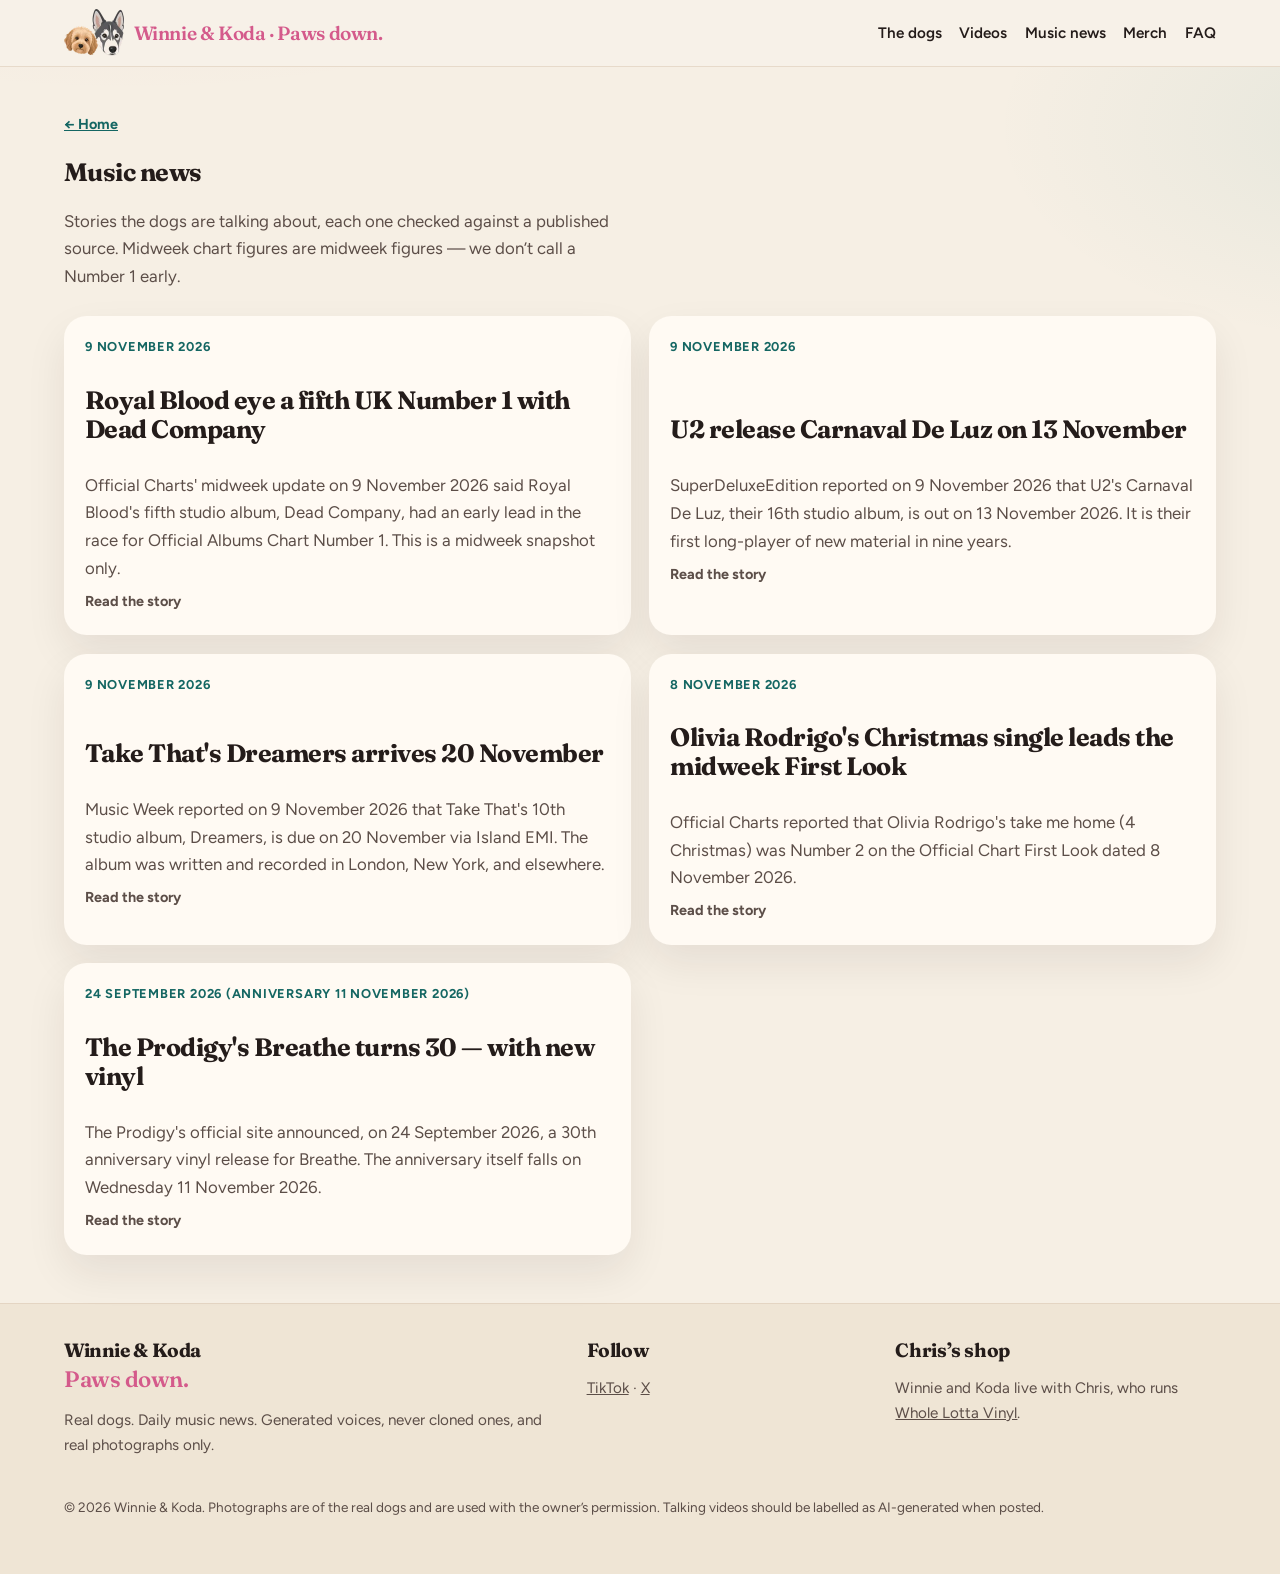
<file: news/index.html>
<!DOCTYPE html>
<html lang="en-GB">
<head>
  <meta charset="utf-8">
  <meta name="viewport" content="width=device-width, initial-scale=1">
  <title>Music news — Winnie & Koda</title>
  <meta name="description" content="Stories Winnie and Koda are talking about, each one checked against a published source. Paws down.">
  <link rel="canonical" href="https://winnieandkoda.com/news/">
  <meta name="robots" content="index,follow">
  <meta name="theme-color" content="#f6efe4">
  <meta property="og:type" content="website">
  <meta property="og:site_name" content="Winnie &amp; Koda">
  <meta property="og:title" content="Music news — Winnie & Koda">
  <meta property="og:description" content="Stories Winnie and Koda are talking about, each one checked against a published source. Paws down.">
  <meta property="og:url" content="https://winnieandkoda.com/news/">
  <meta property="og:image" content="https://winnieandkoda.com/images/og.jpg">
  <meta property="og:image:width" content="1200">
  <meta property="og:image:height" content="630">
  <meta property="og:locale" content="en_GB">
  <meta name="twitter:card" content="summary_large_image">
  <meta name="twitter:title" content="Music news — Winnie & Koda">
  <meta name="twitter:description" content="Stories Winnie and Koda are talking about, each one checked against a published source. Paws down.">
  <meta name="twitter:image" content="https://winnieandkoda.com/images/og.jpg">
  <link rel="icon" href="../favicon.ico" sizes="any">
  <link rel="icon" href="../images/logo/favicon-32.png" type="image/png" sizes="32x32">
  <link rel="icon" href="../images/logo/favicon-192.png" type="image/png" sizes="192x192">
  <link rel="icon" href="../images/logo/favicon-512.png" type="image/png" sizes="512x512">
  <link rel="apple-touch-icon" href="../images/logo/apple-touch-icon.png" sizes="180x180">
  <link rel="preconnect" href="https://fonts.googleapis.com">
  <link rel="preconnect" href="https://fonts.gstatic.com" crossorigin>
  <link href="https://fonts.googleapis.com/css2?family=Figtree:wght@400;600;700;800&family=Fraunces:opsz,wght@9..144,500;9..144,600;9..144,700&display=swap" rel="stylesheet">
  <link rel="stylesheet" href="../css/styles.css">
  <script type="application/ld+json">
{
  "@context": "https://schema.org",
  "@graph": [
    {
      "@type": ["Organization", "Brand"],
      "@id": "https://winnieandkoda.com/#brand",
      "name": "Winnie & Koda",
      "alternateName": "Winnie and Koda",
      "slogan": "Paws down",
      "url": "https://winnieandkoda.com/",
      "logo": "https://winnieandkoda.com/images/logo/winnie-koda-lockup.png",
      "image": "https://winnieandkoda.com/images/og.jpg"
    },
    {
      "@type": "WebSite",
      "@id": "https://winnieandkoda.com/#website",
      "url": "https://winnieandkoda.com/",
      "name": "Winnie & Koda",
      "slogan": "Paws down",
      "inLanguage": "en-GB",
      "publisher": { "@id": "https://winnieandkoda.com/#brand" }
    },
    {
      "@type": "CollectionPage",
      "@id": "https://winnieandkoda.com/news/#page",
      "url": "https://winnieandkoda.com/news/",
      "name": "Music news — Winnie & Koda",
      "description": "Stories Winnie and Koda are talking about, each one checked against a published source.",
      "isPartOf": { "@id": "https://winnieandkoda.com/#website" },
      "mainEntity": {
        "@type": "ItemList",
        "itemListElement": [
          { "@type": "ListItem", "position": 1, "url": "https://winnieandkoda.com/news/royal-blood-dead-company.html" },
          { "@type": "ListItem", "position": 2, "url": "https://winnieandkoda.com/news/u2-carnaval-de-luz.html" },
          { "@type": "ListItem", "position": 3, "url": "https://winnieandkoda.com/news/take-that-dreamers.html" },
          { "@type": "ListItem", "position": 4, "url": "https://winnieandkoda.com/news/olivia-rodrigo-take-me-home.html" },
          { "@type": "ListItem", "position": 5, "url": "https://winnieandkoda.com/news/prodigy-breathe-30.html" }
        ]
      }
    }
  ]
}
  </script>
</head>
<body>
  <a class="skip" href="#main">Skip to content</a>
  <header class="site-header">
    <div class="wrap">
      <a class="wordmark" href="../index.html"><picture><source type="image/webp" srcset="../images/logo/winnie-koda-heads-120.webp 1x, ../images/logo/winnie-koda-heads-240.webp 2x"><img class="wordmark-mark" src="../images/logo/winnie-koda-heads-120.png" srcset="../images/logo/winnie-koda-heads-240.png 2x" width="60" height="47" alt=""></picture><span class="wordmark-text">Winnie &amp; Koda <span>· Paws down.</span></span></a>
      <nav aria-label="Primary">
        <ul>
          <li><a href="../index.html#meet">The dogs</a></li>
          <li><a href="../index.html#videos">Videos</a></li>
          <li><a href="../index.html#news">Music news</a></li>
          <li><a href="../index.html#merch">Merch</a></li>
          <li><a href="../index.html#faq">FAQ</a></li>
        </ul>
      </nav>
    </div>
  </header>

  <main id="main">
    <section class="wrap" style="padding-top:2rem">
      <p class="crumb"><a href="../index.html">← Home</a></p>
      <div class="plain-head">
        <h1>Music news</h1>
        <p class="kicker">Stories the dogs are talking about, each one checked against a published source. Midweek chart figures are midweek figures — we don’t call a Number 1 early.</p>
      </div>
      <div class="news-grid">
        <a class="news-card" href="./royal-blood-dead-company.html">
          <p class="when">9 November 2026</p>
          <h2>Royal Blood eye a fifth UK Number 1 with Dead Company</h2>
          <p>Official Charts' midweek update on 9 November 2026 said Royal Blood's fifth studio album, Dead Company, had an early lead in the race for Official Albums Chart Number 1. This is a midweek snapshot only.</p>
          <p class="read">Read the story</p>
        </a>
        <a class="news-card" href="./u2-carnaval-de-luz.html">
          <p class="when">9 November 2026</p>
          <h2>U2 release Carnaval De Luz on 13 November</h2>
          <p>SuperDeluxeEdition reported on 9 November 2026 that U2's Carnaval De Luz, their 16th studio album, is out on 13 November 2026. It is their first long-player of new material in nine years.</p>
          <p class="read">Read the story</p>
        </a>
        <a class="news-card" href="./take-that-dreamers.html">
          <p class="when">9 November 2026</p>
          <h2>Take That's Dreamers arrives 20 November</h2>
          <p>Music Week reported on 9 November 2026 that Take That's 10th studio album, Dreamers, is due on 20 November via Island EMI. The album was written and recorded in London, New York, and elsewhere.</p>
          <p class="read">Read the story</p>
        </a>
        <a class="news-card" href="./olivia-rodrigo-take-me-home.html">
          <p class="when">8 November 2026</p>
          <h2>Olivia Rodrigo's Christmas single leads the midweek First Look</h2>
          <p>Official Charts reported that Olivia Rodrigo's take me home (4 Christmas) was Number 2 on the Official Chart First Look dated 8 November 2026.</p>
          <p class="read">Read the story</p>
        </a>
        <a class="news-card" href="./prodigy-breathe-30.html">
          <p class="when">24 September 2026 (anniversary 11 November 2026)</p>
          <h2>The Prodigy's Breathe turns 30 — with new vinyl</h2>
          <p>The Prodigy's official site announced, on 24 September 2026, a 30th anniversary vinyl release for Breathe. The anniversary itself falls on Wednesday 11 November 2026.</p>
          <p class="read">Read the story</p>
        </a>
      </div>
    </section>
  </main>
  <footer class="site-footer">
    <div class="wrap">
      <div class="footer-grid">
        <div>
          <h2>Winnie &amp; Koda</h2>
          <p class="tagline" style="font-size:1.4rem;margin:0 0 .5rem">Paws down.</p>
          <p class="quiet">Real dogs. Daily music news. Generated voices, never cloned ones, and real photographs only.</p>
        </div>
        <div>
          <h3>Follow</h3>
          <p class="quiet"><a href="https://www.tiktok.com/@winnie_and_koda">TikTok</a> · <a href="https://x.com/winnieandkoda">X</a></p>
        </div>
        <div>
          <h3>Chris’s shop</h3>
          <p class="quiet">Winnie and Koda live with Chris, who runs <a href="https://www.wholelottavinyl.com/">Whole Lotta Vinyl</a>.</p>
        </div>
      </div>
      <p class="legal">© 2026 Winnie &amp; Koda. Photographs are of the real dogs and are used with the owner’s permission. Talking videos should be labelled as AI-generated when posted.</p>
    </div>
  </footer>
</body>
</html>
</file>
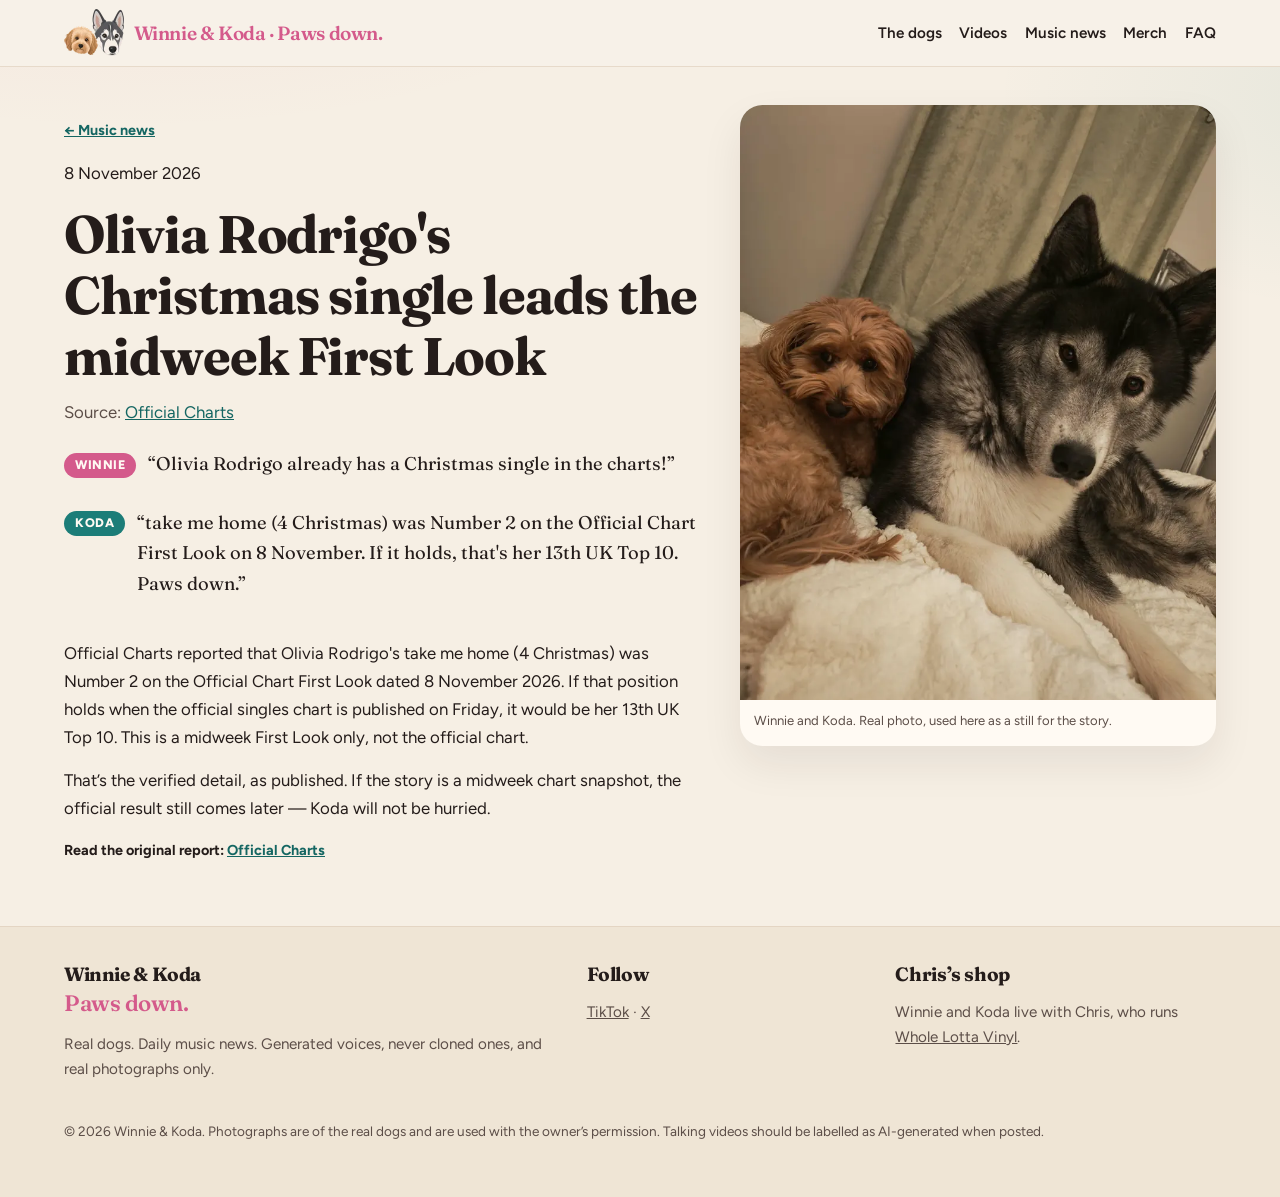
<file: news/olivia-rodrigo-take-me-home.html>
<!DOCTYPE html>
<html lang="en-GB">
<head>
  <meta charset="utf-8">
  <meta name="viewport" content="width=device-width, initial-scale=1">
  <title>Olivia Rodrigo's Christmas single leads the midweek First Look — Winnie & Koda</title>
  <meta name="description" content="Official Charts reported that Olivia Rodrigo's take me home (4 Christmas) was Number 2 on the Official Chart First Look dated 8 November 2026. If that…">
  <link rel="canonical" href="https://winnieandkoda.com/news/olivia-rodrigo-take-me-home.html">
  <meta name="robots" content="index,follow">
  <meta name="theme-color" content="#f6efe4">
  <meta property="og:type" content="article">
  <meta property="og:site_name" content="Winnie &amp; Koda">
  <meta property="og:title" content="Olivia Rodrigo's Christmas single leads the midweek First Look — Winnie & Koda">
  <meta property="og:description" content="Official Charts reported that Olivia Rodrigo's take me home (4 Christmas) was Number 2 on the Official Chart First Look dated 8 November 2026. If that…">
  <meta property="og:url" content="https://winnieandkoda.com/news/olivia-rodrigo-take-me-home.html">
  <meta property="og:image" content="https://winnieandkoda.com/images/og.jpg">
  <meta property="og:image:width" content="1200">
  <meta property="og:image:height" content="630">
  <meta property="og:locale" content="en_GB">
  <meta name="twitter:card" content="summary_large_image">
  <meta name="twitter:title" content="Olivia Rodrigo's Christmas single leads the midweek First Look — Winnie & Koda">
  <meta name="twitter:description" content="Official Charts reported that Olivia Rodrigo's take me home (4 Christmas) was Number 2 on the Official Chart First Look dated 8 November 2026. If that…">
  <meta name="twitter:image" content="https://winnieandkoda.com/images/og.jpg">
  <link rel="icon" href="../favicon.ico" sizes="any">
  <link rel="icon" href="../images/logo/favicon-32.png" type="image/png" sizes="32x32">
  <link rel="icon" href="../images/logo/favicon-192.png" type="image/png" sizes="192x192">
  <link rel="icon" href="../images/logo/favicon-512.png" type="image/png" sizes="512x512">
  <link rel="apple-touch-icon" href="../images/logo/apple-touch-icon.png" sizes="180x180">
  <link rel="preconnect" href="https://fonts.googleapis.com">
  <link rel="preconnect" href="https://fonts.gstatic.com" crossorigin>
  <link href="https://fonts.googleapis.com/css2?family=Figtree:wght@400;600;700;800&family=Fraunces:opsz,wght@9..144,500;9..144,600;9..144,700&display=swap" rel="stylesheet">
  <link rel="stylesheet" href="../css/styles.css">
  <script type="application/ld+json">
{
  "@context": "https://schema.org",
  "@graph": [
    {
      "@type": [
        "Organization",
        "Brand"
      ],
      "@id": "https://winnieandkoda.com/#brand",
      "name": "Winnie & Koda",
      "alternateName": "Winnie and Koda",
      "slogan": "Paws down",
      "url": "https://winnieandkoda.com/",
      "description": "Winnie and Koda are real talking dogs who present daily music news. Winnie, an apricot cavapoo, hooks the story. Koda, a grey and white Samusky, keeps it factual and signs off “paws down”.",
      "founder": {
        "@type": "Person",
        "name": "Chris Faulkes"
      },
      "logo": "https://winnieandkoda.com/images/logo/winnie-koda-lockup.png",
      "image": "https://winnieandkoda.com/images/og.jpg",
      "sameAs": [
        "https://www.tiktok.com/@winnie_and_koda",
        "https://x.com/winnieandkoda"
      ]
    },
    {
      "@type": "WebSite",
      "@id": "https://winnieandkoda.com/#website",
      "url": "https://winnieandkoda.com/",
      "name": "Winnie & Koda",
      "slogan": "Paws down",
      "description": "Official Charts reported that Olivia Rodrigo's take me home (4 Christmas) was Number 2 on the Official Chart First Look dated 8 November 2026. If that…",
      "inLanguage": "en-GB",
      "publisher": {
        "@id": "https://winnieandkoda.com/#brand"
      }
    },
    {
      "@type": "NewsArticle",
      "@id": "https://winnieandkoda.com/news/olivia-rodrigo-take-me-home.html#article",
      "headline": "Olivia Rodrigo's Christmas single leads the midweek First Look",
      "alternativeHeadline": "Olivia Rodrigo already has a Christmas single in the midweek charts",
      "datePublished": "2026-11-08",
      "dateModified": "2026-11-10",
      "inLanguage": "en-GB",
      "author": {
        "@type": "Organization",
        "@id": "https://winnieandkoda.com/#brand",
        "name": "Winnie & Koda"
      },
      "publisher": {
        "@id": "https://winnieandkoda.com/#brand"
      },
      "image": [
        "https://winnieandkoda.com/images/wk_02.jpg",
        "https://winnieandkoda.com/images/og.jpg"
      ],
      "mainEntityOfPage": "https://winnieandkoda.com/news/olivia-rodrigo-take-me-home.html",
      "url": "https://winnieandkoda.com/news/olivia-rodrigo-take-me-home.html",
      "description": "Official Charts reported that Olivia Rodrigo's take me home (4 Christmas) was Number 2 on the Official Chart First Look dated 8 November 2026. If that position holds when the official singles chart is published on Friday, it would be her 13th UK Top 10. This is a midweek First Look only, not the official chart.",
      "articleBody": "Official Charts reported that Olivia Rodrigo's take me home (4 Christmas) was Number 2 on the Official Chart First Look dated 8 November 2026. If that position holds when the official singles chart is published on Friday, it would be her 13th UK Top 10. This is a midweek First Look only, not the official chart.",
      "isBasedOn": "https://www.officialcharts.com/chart-news/olivia-rodrigo-take-me-home-4-christmas-debut-first-look/",
      "citation": "https://www.officialcharts.com/chart-news/olivia-rodrigo-take-me-home-4-christmas-debut-first-look/",
      "about": {
        "@type": "Thing",
        "name": "Music news"
      }
    }
  ]
}
  </script>
</head>
<body>
  <a class="skip" href="#main">Skip to content</a>
  <header class="site-header">
    <div class="wrap">
      <a class="wordmark" href="../index.html"><picture><source type="image/webp" srcset="../images/logo/winnie-koda-heads-120.webp 1x, ../images/logo/winnie-koda-heads-240.webp 2x"><img class="wordmark-mark" src="../images/logo/winnie-koda-heads-120.png" srcset="../images/logo/winnie-koda-heads-240.png 2x" width="60" height="47" alt=""></picture><span class="wordmark-text">Winnie &amp; Koda <span>· Paws down.</span></span></a>
      <nav aria-label="Primary">
        <ul>
          <li><a href="../index.html#meet">The dogs</a></li>
          <li><a href="../index.html#videos">Videos</a></li>
          <li><a href="../index.html#news">Music news</a></li>
          <li><a href="../index.html#merch">Merch</a></li>
          <li><a href="../index.html#faq">FAQ</a></li>
        </ul>
      </nav>
    </div>
  </header>

  <main id="main" class="article wrap">
    <article>
      <p class="crumb"><a href="../index.html#news">← Music news</a></p>
      <header>
        <p class="when">8 November 2026</p>
        <h1>Olivia Rodrigo's Christmas single leads the midweek First Look</h1>
        <p class="meta">Source: <a href="https://www.officialcharts.com/chart-news/olivia-rodrigo-take-me-home-4-christmas-debut-first-look/">Official Charts</a></p>
      </header>
      <div class="article-body">
        <div class="voices">
          <div class="line"><span class="who winnie">Winnie</span><p>“Olivia Rodrigo already has a Christmas single in the charts!”</p></div>
          <div class="line"><span class="who koda">Koda</span><p>“take me home (4 Christmas) was Number 2 on the Official Chart First Look on 8 November. If it holds, that's her 13th UK Top 10. Paws down.”</p></div>
        </div>
        <p>Official Charts reported that Olivia Rodrigo's take me home (4 Christmas) was Number 2 on the Official Chart First Look dated 8 November 2026. If that position holds when the official singles chart is published on Friday, it would be her 13th UK Top 10. This is a midweek First Look only, not the official chart.</p>
        <p>That’s the verified detail, as published. If the story is a midweek chart snapshot, the official result still comes later — Koda will not be hurried.</p>
        <p class="source">Read the original report: <a href="https://www.officialcharts.com/chart-news/olivia-rodrigo-take-me-home-4-christmas-debut-first-look/">Official Charts</a></p>
      </div>
    </article>
    <figure class="photo-panel">
      <picture>
        <source type="image/webp" srcset="../images/wk_02-card.webp">
        <img src="../images/wk_02-card.jpg" width="800" height="1066" alt="Winnie and Koda, a real photograph used to illustrate this music news story." sizes="(max-width: 800px) 100vw, 600px">
      </picture>
      <figcaption>Winnie and Koda. Real photo, used here as a still for the story.</figcaption>
    </figure>
  </main>
  <footer class="site-footer">
    <div class="wrap">
      <div class="footer-grid">
        <div>
          <h2>Winnie &amp; Koda</h2>
          <p class="tagline" style="font-size:1.4rem;margin:0 0 .5rem">Paws down.</p>
          <p class="quiet">Real dogs. Daily music news. Generated voices, never cloned ones, and real photographs only.</p>
        </div>
        <div>
          <h3>Follow</h3>
          <p class="quiet"><a href="https://www.tiktok.com/@winnie_and_koda">TikTok</a> · <a href="https://x.com/winnieandkoda">X</a></p>
        </div>
        <div>
          <h3>Chris’s shop</h3>
          <p class="quiet">Winnie and Koda live with Chris, who runs <a href="https://www.wholelottavinyl.com/">Whole Lotta Vinyl</a>.</p>
        </div>
      </div>
      <p class="legal">© 2026 Winnie &amp; Koda. Photographs are of the real dogs and are used with the owner’s permission. Talking videos should be labelled as AI-generated when posted.</p>
    </div>
  </footer>
</body>
</html>
</file>
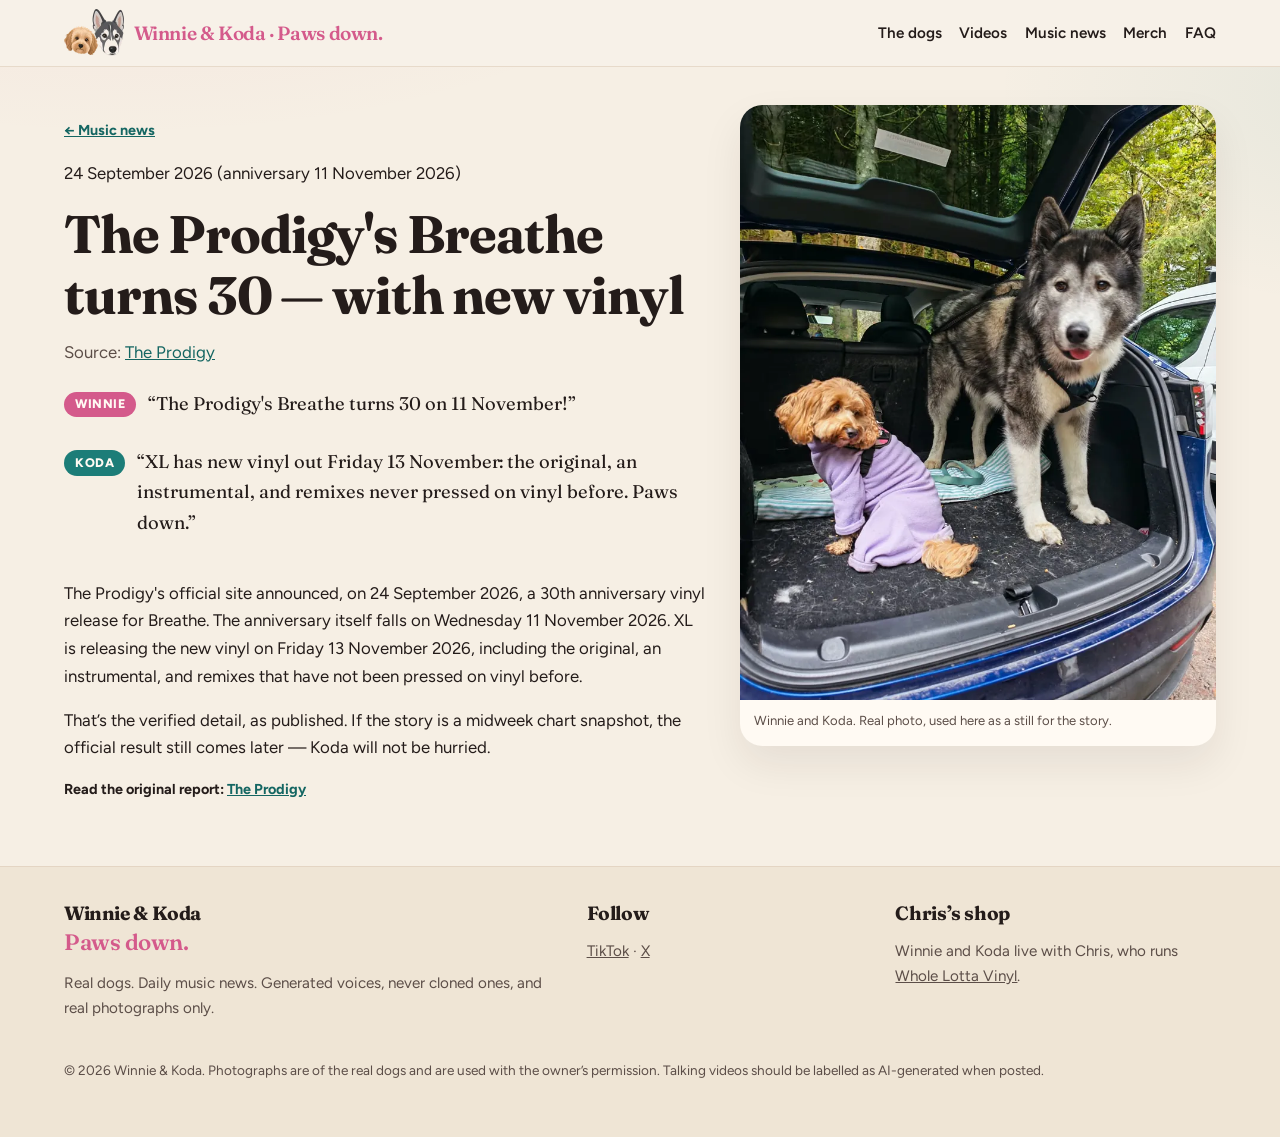
<file: news/prodigy-breathe-30.html>
<!DOCTYPE html>
<html lang="en-GB">
<head>
  <meta charset="utf-8">
  <meta name="viewport" content="width=device-width, initial-scale=1">
  <title>The Prodigy's Breathe turns 30 — with new vinyl — Winnie & Koda</title>
  <meta name="description" content="The Prodigy's official site announced, on 24 September 2026, a 30th anniversary vinyl release for Breathe. The anniversary itself falls on Wednesday 11…">
  <link rel="canonical" href="https://winnieandkoda.com/news/prodigy-breathe-30.html">
  <meta name="robots" content="index,follow">
  <meta name="theme-color" content="#f6efe4">
  <meta property="og:type" content="article">
  <meta property="og:site_name" content="Winnie &amp; Koda">
  <meta property="og:title" content="The Prodigy's Breathe turns 30 — with new vinyl — Winnie & Koda">
  <meta property="og:description" content="The Prodigy's official site announced, on 24 September 2026, a 30th anniversary vinyl release for Breathe. The anniversary itself falls on Wednesday 11…">
  <meta property="og:url" content="https://winnieandkoda.com/news/prodigy-breathe-30.html">
  <meta property="og:image" content="https://winnieandkoda.com/images/og.jpg">
  <meta property="og:image:width" content="1200">
  <meta property="og:image:height" content="630">
  <meta property="og:locale" content="en_GB">
  <meta name="twitter:card" content="summary_large_image">
  <meta name="twitter:title" content="The Prodigy's Breathe turns 30 — with new vinyl — Winnie & Koda">
  <meta name="twitter:description" content="The Prodigy's official site announced, on 24 September 2026, a 30th anniversary vinyl release for Breathe. The anniversary itself falls on Wednesday 11…">
  <meta name="twitter:image" content="https://winnieandkoda.com/images/og.jpg">
  <link rel="icon" href="../favicon.ico" sizes="any">
  <link rel="icon" href="../images/logo/favicon-32.png" type="image/png" sizes="32x32">
  <link rel="icon" href="../images/logo/favicon-192.png" type="image/png" sizes="192x192">
  <link rel="icon" href="../images/logo/favicon-512.png" type="image/png" sizes="512x512">
  <link rel="apple-touch-icon" href="../images/logo/apple-touch-icon.png" sizes="180x180">
  <link rel="preconnect" href="https://fonts.googleapis.com">
  <link rel="preconnect" href="https://fonts.gstatic.com" crossorigin>
  <link href="https://fonts.googleapis.com/css2?family=Figtree:wght@400;600;700;800&family=Fraunces:opsz,wght@9..144,500;9..144,600;9..144,700&display=swap" rel="stylesheet">
  <link rel="stylesheet" href="../css/styles.css">
  <script type="application/ld+json">
{
  "@context": "https://schema.org",
  "@graph": [
    {
      "@type": [
        "Organization",
        "Brand"
      ],
      "@id": "https://winnieandkoda.com/#brand",
      "name": "Winnie & Koda",
      "alternateName": "Winnie and Koda",
      "slogan": "Paws down",
      "url": "https://winnieandkoda.com/",
      "description": "Winnie and Koda are real talking dogs who present daily music news. Winnie, an apricot cavapoo, hooks the story. Koda, a grey and white Samusky, keeps it factual and signs off “paws down”.",
      "founder": {
        "@type": "Person",
        "name": "Chris Faulkes"
      },
      "logo": "https://winnieandkoda.com/images/logo/winnie-koda-lockup.png",
      "image": "https://winnieandkoda.com/images/og.jpg",
      "sameAs": [
        "https://www.tiktok.com/@winnie_and_koda",
        "https://x.com/winnieandkoda"
      ]
    },
    {
      "@type": "WebSite",
      "@id": "https://winnieandkoda.com/#website",
      "url": "https://winnieandkoda.com/",
      "name": "Winnie & Koda",
      "slogan": "Paws down",
      "description": "The Prodigy's official site announced, on 24 September 2026, a 30th anniversary vinyl release for Breathe. The anniversary itself falls on Wednesday 11…",
      "inLanguage": "en-GB",
      "publisher": {
        "@id": "https://winnieandkoda.com/#brand"
      }
    },
    {
      "@type": "NewsArticle",
      "@id": "https://winnieandkoda.com/news/prodigy-breathe-30.html#article",
      "headline": "The Prodigy's Breathe turns 30 — with new vinyl",
      "alternativeHeadline": "The Prodigy's Breathe turns 30, with anniversary vinyl from XL",
      "datePublished": "2026-09-24",
      "dateModified": "2026-11-10",
      "inLanguage": "en-GB",
      "author": {
        "@type": "Organization",
        "@id": "https://winnieandkoda.com/#brand",
        "name": "Winnie & Koda"
      },
      "publisher": {
        "@id": "https://winnieandkoda.com/#brand"
      },
      "image": [
        "https://winnieandkoda.com/images/wk_01.jpg",
        "https://winnieandkoda.com/images/og.jpg"
      ],
      "mainEntityOfPage": "https://winnieandkoda.com/news/prodigy-breathe-30.html",
      "url": "https://winnieandkoda.com/news/prodigy-breathe-30.html",
      "description": "The Prodigy's official site announced, on 24 September 2026, a 30th anniversary vinyl release for Breathe. The anniversary itself falls on Wednesday 11 November 2026. XL is releasing the new vinyl on Friday 13 November 2026, including the original, an instrumental, and remixes that have not been pressed on vinyl before.",
      "articleBody": "The Prodigy's official site announced, on 24 September 2026, a 30th anniversary vinyl release for Breathe. The anniversary itself falls on Wednesday 11 November 2026. XL is releasing the new vinyl on Friday 13 November 2026, including the original, an instrumental, and remixes that have not been pressed on vinyl before.",
      "isBasedOn": "https://theprodigy.com/2026/09/24/breathe-30th-anniversary-vinyl/",
      "citation": "https://theprodigy.com/2026/09/24/breathe-30th-anniversary-vinyl/",
      "about": {
        "@type": "Thing",
        "name": "Music news"
      }
    }
  ]
}
  </script>
</head>
<body>
  <a class="skip" href="#main">Skip to content</a>
  <header class="site-header">
    <div class="wrap">
      <a class="wordmark" href="../index.html"><picture><source type="image/webp" srcset="../images/logo/winnie-koda-heads-120.webp 1x, ../images/logo/winnie-koda-heads-240.webp 2x"><img class="wordmark-mark" src="../images/logo/winnie-koda-heads-120.png" srcset="../images/logo/winnie-koda-heads-240.png 2x" width="60" height="47" alt=""></picture><span class="wordmark-text">Winnie &amp; Koda <span>· Paws down.</span></span></a>
      <nav aria-label="Primary">
        <ul>
          <li><a href="../index.html#meet">The dogs</a></li>
          <li><a href="../index.html#videos">Videos</a></li>
          <li><a href="../index.html#news">Music news</a></li>
          <li><a href="../index.html#merch">Merch</a></li>
          <li><a href="../index.html#faq">FAQ</a></li>
        </ul>
      </nav>
    </div>
  </header>

  <main id="main" class="article wrap">
    <article>
      <p class="crumb"><a href="../index.html#news">← Music news</a></p>
      <header>
        <p class="when">24 September 2026 (anniversary 11 November 2026)</p>
        <h1>The Prodigy's Breathe turns 30 — with new vinyl</h1>
        <p class="meta">Source: <a href="https://theprodigy.com/2026/09/24/breathe-30th-anniversary-vinyl/">The Prodigy</a></p>
      </header>
      <div class="article-body">
        <div class="voices">
          <div class="line"><span class="who winnie">Winnie</span><p>“The Prodigy's Breathe turns 30 on 11 November!”</p></div>
          <div class="line"><span class="who koda">Koda</span><p>“XL has new vinyl out Friday 13 November: the original, an instrumental, and remixes never pressed on vinyl before. Paws down.”</p></div>
        </div>
        <p>The Prodigy's official site announced, on 24 September 2026, a 30th anniversary vinyl release for Breathe. The anniversary itself falls on Wednesday 11 November 2026. XL is releasing the new vinyl on Friday 13 November 2026, including the original, an instrumental, and remixes that have not been pressed on vinyl before.</p>
        <p>That’s the verified detail, as published. If the story is a midweek chart snapshot, the official result still comes later — Koda will not be hurried.</p>
        <p class="source">Read the original report: <a href="https://theprodigy.com/2026/09/24/breathe-30th-anniversary-vinyl/">The Prodigy</a></p>
      </div>
    </article>
    <figure class="photo-panel">
      <picture>
        <source type="image/webp" srcset="../images/wk_01-card.webp">
        <img src="../images/wk_01-card.jpg" width="800" height="1066" alt="Winnie and Koda, a real photograph used to illustrate this music news story." sizes="(max-width: 800px) 100vw, 600px">
      </picture>
      <figcaption>Winnie and Koda. Real photo, used here as a still for the story.</figcaption>
    </figure>
  </main>
  <footer class="site-footer">
    <div class="wrap">
      <div class="footer-grid">
        <div>
          <h2>Winnie &amp; Koda</h2>
          <p class="tagline" style="font-size:1.4rem;margin:0 0 .5rem">Paws down.</p>
          <p class="quiet">Real dogs. Daily music news. Generated voices, never cloned ones, and real photographs only.</p>
        </div>
        <div>
          <h3>Follow</h3>
          <p class="quiet"><a href="https://www.tiktok.com/@winnie_and_koda">TikTok</a> · <a href="https://x.com/winnieandkoda">X</a></p>
        </div>
        <div>
          <h3>Chris’s shop</h3>
          <p class="quiet">Winnie and Koda live with Chris, who runs <a href="https://www.wholelottavinyl.com/">Whole Lotta Vinyl</a>.</p>
        </div>
      </div>
      <p class="legal">© 2026 Winnie &amp; Koda. Photographs are of the real dogs and are used with the owner’s permission. Talking videos should be labelled as AI-generated when posted.</p>
    </div>
  </footer>
</body>
</html>
</file>
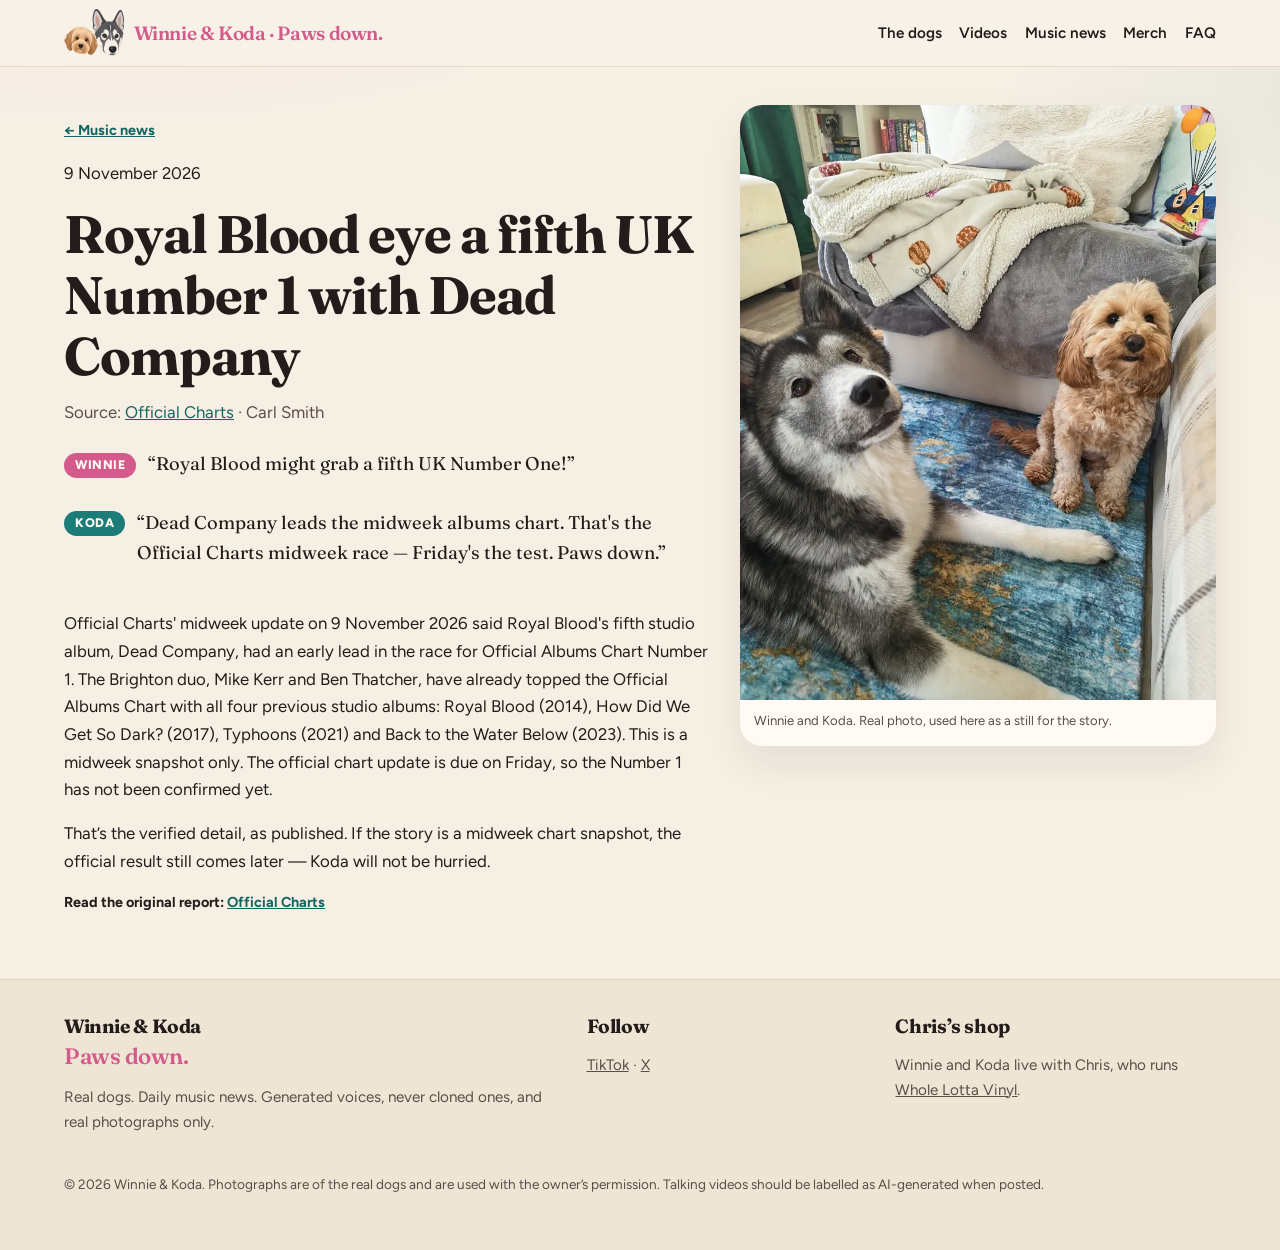
<file: news/royal-blood-dead-company.html>
<!DOCTYPE html>
<html lang="en-GB">
<head>
  <meta charset="utf-8">
  <meta name="viewport" content="width=device-width, initial-scale=1">
  <title>Royal Blood eye a fifth UK Number 1 with Dead Company — Winnie & Koda</title>
  <meta name="description" content="Official Charts' midweek update on 9 November 2026 said Royal Blood's fifth studio album, Dead Company, had an early lead in the race for Official Albums…">
  <link rel="canonical" href="https://winnieandkoda.com/news/royal-blood-dead-company.html">
  <meta name="robots" content="index,follow">
  <meta name="theme-color" content="#f6efe4">
  <meta property="og:type" content="article">
  <meta property="og:site_name" content="Winnie &amp; Koda">
  <meta property="og:title" content="Royal Blood eye a fifth UK Number 1 with Dead Company — Winnie & Koda">
  <meta property="og:description" content="Official Charts' midweek update on 9 November 2026 said Royal Blood's fifth studio album, Dead Company, had an early lead in the race for Official Albums…">
  <meta property="og:url" content="https://winnieandkoda.com/news/royal-blood-dead-company.html">
  <meta property="og:image" content="https://winnieandkoda.com/images/og.jpg">
  <meta property="og:image:width" content="1200">
  <meta property="og:image:height" content="630">
  <meta property="og:locale" content="en_GB">
  <meta name="twitter:card" content="summary_large_image">
  <meta name="twitter:title" content="Royal Blood eye a fifth UK Number 1 with Dead Company — Winnie & Koda">
  <meta name="twitter:description" content="Official Charts' midweek update on 9 November 2026 said Royal Blood's fifth studio album, Dead Company, had an early lead in the race for Official Albums…">
  <meta name="twitter:image" content="https://winnieandkoda.com/images/og.jpg">
  <link rel="icon" href="../favicon.ico" sizes="any">
  <link rel="icon" href="../images/logo/favicon-32.png" type="image/png" sizes="32x32">
  <link rel="icon" href="../images/logo/favicon-192.png" type="image/png" sizes="192x192">
  <link rel="icon" href="../images/logo/favicon-512.png" type="image/png" sizes="512x512">
  <link rel="apple-touch-icon" href="../images/logo/apple-touch-icon.png" sizes="180x180">
  <link rel="preconnect" href="https://fonts.googleapis.com">
  <link rel="preconnect" href="https://fonts.gstatic.com" crossorigin>
  <link href="https://fonts.googleapis.com/css2?family=Figtree:wght@400;600;700;800&family=Fraunces:opsz,wght@9..144,500;9..144,600;9..144,700&display=swap" rel="stylesheet">
  <link rel="stylesheet" href="../css/styles.css">
  <script type="application/ld+json">
{
  "@context": "https://schema.org",
  "@graph": [
    {
      "@type": [
        "Organization",
        "Brand"
      ],
      "@id": "https://winnieandkoda.com/#brand",
      "name": "Winnie & Koda",
      "alternateName": "Winnie and Koda",
      "slogan": "Paws down",
      "url": "https://winnieandkoda.com/",
      "description": "Winnie and Koda are real talking dogs who present daily music news. Winnie, an apricot cavapoo, hooks the story. Koda, a grey and white Samusky, keeps it factual and signs off “paws down”.",
      "founder": {
        "@type": "Person",
        "name": "Chris Faulkes"
      },
      "logo": "https://winnieandkoda.com/images/logo/winnie-koda-lockup.png",
      "image": "https://winnieandkoda.com/images/og.jpg",
      "sameAs": [
        "https://www.tiktok.com/@winnie_and_koda",
        "https://x.com/winnieandkoda"
      ]
    },
    {
      "@type": "WebSite",
      "@id": "https://winnieandkoda.com/#website",
      "url": "https://winnieandkoda.com/",
      "name": "Winnie & Koda",
      "slogan": "Paws down",
      "description": "Official Charts' midweek update on 9 November 2026 said Royal Blood's fifth studio album, Dead Company, had an early lead in the race for Official Albums…",
      "inLanguage": "en-GB",
      "publisher": {
        "@id": "https://winnieandkoda.com/#brand"
      }
    },
    {
      "@type": "NewsArticle",
      "@id": "https://winnieandkoda.com/news/royal-blood-dead-company.html#article",
      "headline": "Royal Blood eye a fifth UK Number 1 with Dead Company",
      "alternativeHeadline": "Royal Blood might be heading for a fifth UK Number 1",
      "datePublished": "2026-11-09",
      "dateModified": "2026-11-10",
      "inLanguage": "en-GB",
      "author": {
        "@type": "Organization",
        "@id": "https://winnieandkoda.com/#brand",
        "name": "Winnie & Koda"
      },
      "publisher": {
        "@id": "https://winnieandkoda.com/#brand"
      },
      "image": [
        "https://winnieandkoda.com/images/wk_27.jpg",
        "https://winnieandkoda.com/images/og.jpg"
      ],
      "mainEntityOfPage": "https://winnieandkoda.com/news/royal-blood-dead-company.html",
      "url": "https://winnieandkoda.com/news/royal-blood-dead-company.html",
      "description": "Official Charts' midweek update on 9 November 2026 said Royal Blood's fifth studio album, Dead Company, had an early lead in the race for Official Albums Chart Number 1. The Brighton duo, Mike Kerr and Ben Thatcher, have already topped the Official Albums Chart with all four previous studio albums: Royal Blood (2014), How Did We Get So Dark? (2017), Typhoons (2021) and Back to the Water Below (2023). This is a midweek snapshot only. The official chart update is due on Friday, so the Number 1 has not been confirmed yet.",
      "articleBody": "Official Charts' midweek update on 9 November 2026 said Royal Blood's fifth studio album, Dead Company, had an early lead in the race for Official Albums Chart Number 1. The Brighton duo, Mike Kerr and Ben Thatcher, have already topped the Official Albums Chart with all four previous studio albums: Royal Blood (2014), How Did We Get So Dark? (2017), Typhoons (2021) and Back to the Water Below (2023). This is a midweek snapshot only. The official chart update is due on Friday, so the Number 1 has not been confirmed yet.",
      "isBasedOn": "https://www.officialcharts.com/chart-news/royal-blood-dead-company-james-blunt-airplane-mode-albums-chart/",
      "citation": "https://www.officialcharts.com/chart-news/royal-blood-dead-company-james-blunt-airplane-mode-albums-chart/",
      "about": {
        "@type": "Thing",
        "name": "Music news"
      }
    }
  ]
}
  </script>
</head>
<body>
  <a class="skip" href="#main">Skip to content</a>
  <header class="site-header">
    <div class="wrap">
      <a class="wordmark" href="../index.html"><picture><source type="image/webp" srcset="../images/logo/winnie-koda-heads-120.webp 1x, ../images/logo/winnie-koda-heads-240.webp 2x"><img class="wordmark-mark" src="../images/logo/winnie-koda-heads-120.png" srcset="../images/logo/winnie-koda-heads-240.png 2x" width="60" height="47" alt=""></picture><span class="wordmark-text">Winnie &amp; Koda <span>· Paws down.</span></span></a>
      <nav aria-label="Primary">
        <ul>
          <li><a href="../index.html#meet">The dogs</a></li>
          <li><a href="../index.html#videos">Videos</a></li>
          <li><a href="../index.html#news">Music news</a></li>
          <li><a href="../index.html#merch">Merch</a></li>
          <li><a href="../index.html#faq">FAQ</a></li>
        </ul>
      </nav>
    </div>
  </header>

  <main id="main" class="article wrap">
    <article>
      <p class="crumb"><a href="../index.html#news">← Music news</a></p>
      <header>
        <p class="when">9 November 2026</p>
        <h1>Royal Blood eye a fifth UK Number 1 with Dead Company</h1>
        <p class="meta">Source: <a href="https://www.officialcharts.com/chart-news/royal-blood-dead-company-james-blunt-airplane-mode-albums-chart/">Official Charts</a> · Carl Smith</p>
      </header>
      <div class="article-body">
        <div class="voices">
          <div class="line"><span class="who winnie">Winnie</span><p>“Royal Blood might grab a fifth UK Number One!”</p></div>
          <div class="line"><span class="who koda">Koda</span><p>“Dead Company leads the midweek albums chart. That's the Official Charts midweek race — Friday's the test. Paws down.”</p></div>
        </div>
        <p>Official Charts' midweek update on 9 November 2026 said Royal Blood's fifth studio album, Dead Company, had an early lead in the race for Official Albums Chart Number 1. The Brighton duo, Mike Kerr and Ben Thatcher, have already topped the Official Albums Chart with all four previous studio albums: Royal Blood (2014), How Did We Get So Dark? (2017), Typhoons (2021) and Back to the Water Below (2023). This is a midweek snapshot only. The official chart update is due on Friday, so the Number 1 has not been confirmed yet.</p>
        <p>That’s the verified detail, as published. If the story is a midweek chart snapshot, the official result still comes later — Koda will not be hurried.</p>
        <p class="source">Read the original report: <a href="https://www.officialcharts.com/chart-news/royal-blood-dead-company-james-blunt-airplane-mode-albums-chart/">Official Charts</a></p>
      </div>
    </article>
    <figure class="photo-panel">
      <picture>
        <source type="image/webp" srcset="../images/wk_27-card.webp">
        <img src="../images/wk_27-card.jpg" width="800" height="1066" alt="Winnie and Koda, a real photograph used to illustrate this music news story." sizes="(max-width: 800px) 100vw, 600px">
      </picture>
      <figcaption>Winnie and Koda. Real photo, used here as a still for the story.</figcaption>
    </figure>
  </main>
  <footer class="site-footer">
    <div class="wrap">
      <div class="footer-grid">
        <div>
          <h2>Winnie &amp; Koda</h2>
          <p class="tagline" style="font-size:1.4rem;margin:0 0 .5rem">Paws down.</p>
          <p class="quiet">Real dogs. Daily music news. Generated voices, never cloned ones, and real photographs only.</p>
        </div>
        <div>
          <h3>Follow</h3>
          <p class="quiet"><a href="https://www.tiktok.com/@winnie_and_koda">TikTok</a> · <a href="https://x.com/winnieandkoda">X</a></p>
        </div>
        <div>
          <h3>Chris’s shop</h3>
          <p class="quiet">Winnie and Koda live with Chris, who runs <a href="https://www.wholelottavinyl.com/">Whole Lotta Vinyl</a>.</p>
        </div>
      </div>
      <p class="legal">© 2026 Winnie &amp; Koda. Photographs are of the real dogs and are used with the owner’s permission. Talking videos should be labelled as AI-generated when posted.</p>
    </div>
  </footer>
</body>
</html>
</file>
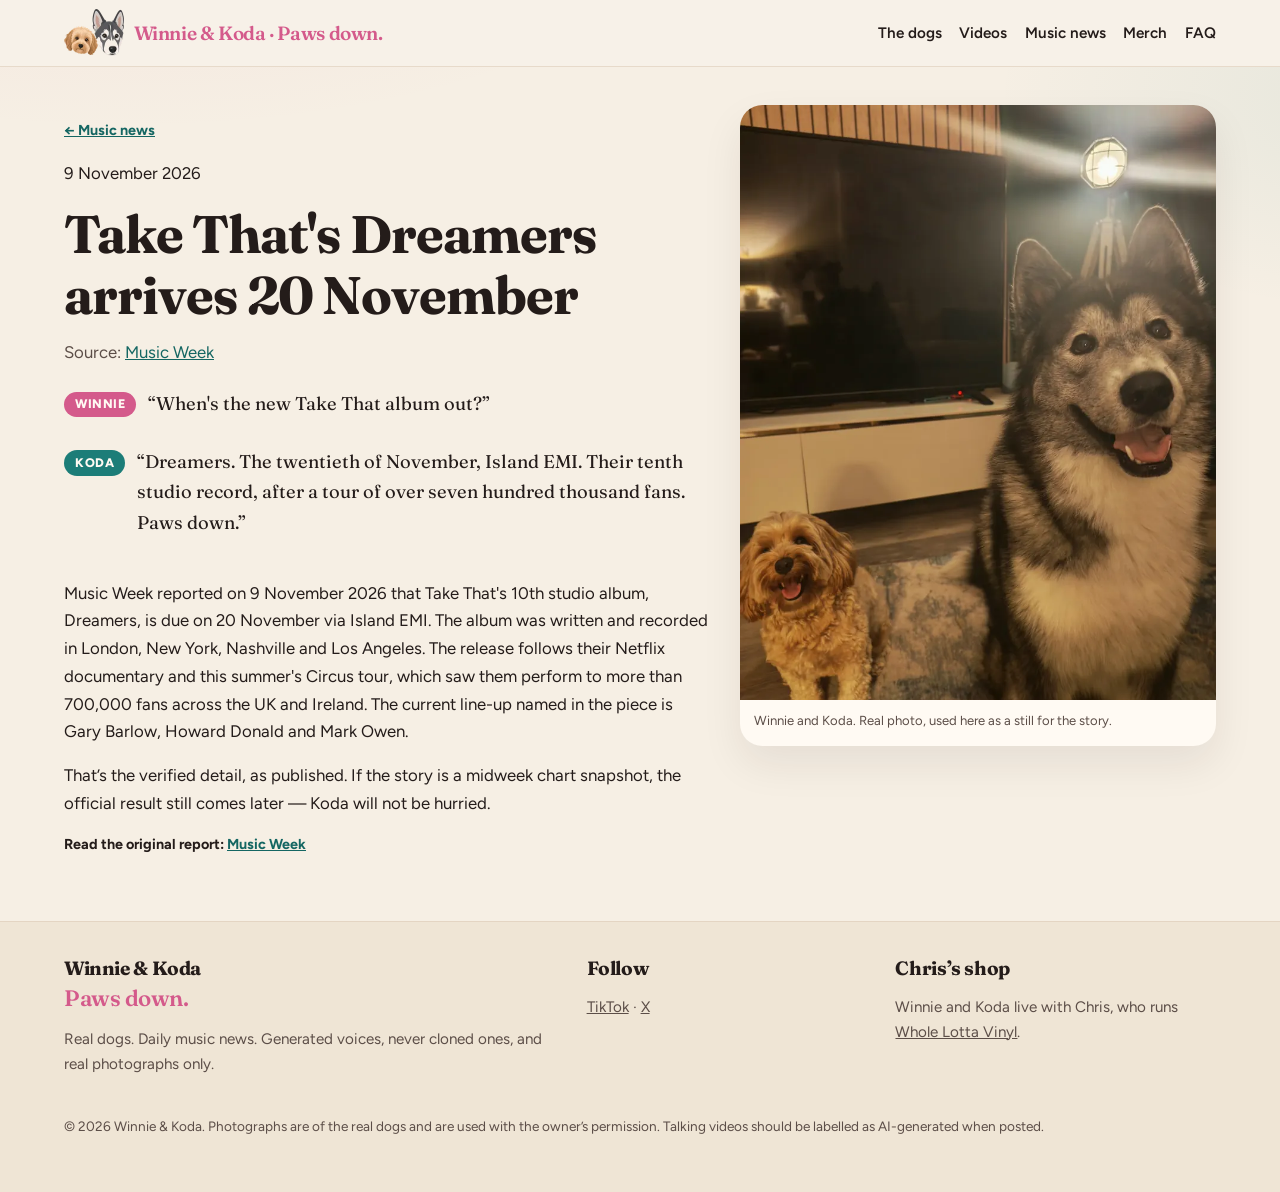
<file: news/take-that-dreamers.html>
<!DOCTYPE html>
<html lang="en-GB">
<head>
  <meta charset="utf-8">
  <meta name="viewport" content="width=device-width, initial-scale=1">
  <title>Take That's Dreamers arrives 20 November — Winnie & Koda</title>
  <meta name="description" content="Music Week reported on 9 November 2026 that Take That's 10th studio album, Dreamers, is due on 20 November via Island EMI. The album was written and…">
  <link rel="canonical" href="https://winnieandkoda.com/news/take-that-dreamers.html">
  <meta name="robots" content="index,follow">
  <meta name="theme-color" content="#f6efe4">
  <meta property="og:type" content="article">
  <meta property="og:site_name" content="Winnie &amp; Koda">
  <meta property="og:title" content="Take That's Dreamers arrives 20 November — Winnie & Koda">
  <meta property="og:description" content="Music Week reported on 9 November 2026 that Take That's 10th studio album, Dreamers, is due on 20 November via Island EMI. The album was written and…">
  <meta property="og:url" content="https://winnieandkoda.com/news/take-that-dreamers.html">
  <meta property="og:image" content="https://winnieandkoda.com/images/og.jpg">
  <meta property="og:image:width" content="1200">
  <meta property="og:image:height" content="630">
  <meta property="og:locale" content="en_GB">
  <meta name="twitter:card" content="summary_large_image">
  <meta name="twitter:title" content="Take That's Dreamers arrives 20 November — Winnie & Koda">
  <meta name="twitter:description" content="Music Week reported on 9 November 2026 that Take That's 10th studio album, Dreamers, is due on 20 November via Island EMI. The album was written and…">
  <meta name="twitter:image" content="https://winnieandkoda.com/images/og.jpg">
  <link rel="icon" href="../favicon.ico" sizes="any">
  <link rel="icon" href="../images/logo/favicon-32.png" type="image/png" sizes="32x32">
  <link rel="icon" href="../images/logo/favicon-192.png" type="image/png" sizes="192x192">
  <link rel="icon" href="../images/logo/favicon-512.png" type="image/png" sizes="512x512">
  <link rel="apple-touch-icon" href="../images/logo/apple-touch-icon.png" sizes="180x180">
  <link rel="preconnect" href="https://fonts.googleapis.com">
  <link rel="preconnect" href="https://fonts.gstatic.com" crossorigin>
  <link href="https://fonts.googleapis.com/css2?family=Figtree:wght@400;600;700;800&family=Fraunces:opsz,wght@9..144,500;9..144,600;9..144,700&display=swap" rel="stylesheet">
  <link rel="stylesheet" href="../css/styles.css">
  <script type="application/ld+json">
{
  "@context": "https://schema.org",
  "@graph": [
    {
      "@type": [
        "Organization",
        "Brand"
      ],
      "@id": "https://winnieandkoda.com/#brand",
      "name": "Winnie & Koda",
      "alternateName": "Winnie and Koda",
      "slogan": "Paws down",
      "url": "https://winnieandkoda.com/",
      "description": "Winnie and Koda are real talking dogs who present daily music news. Winnie, an apricot cavapoo, hooks the story. Koda, a grey and white Samusky, keeps it factual and signs off “paws down”.",
      "founder": {
        "@type": "Person",
        "name": "Chris Faulkes"
      },
      "logo": "https://winnieandkoda.com/images/logo/winnie-koda-lockup.png",
      "image": "https://winnieandkoda.com/images/og.jpg",
      "sameAs": [
        "https://www.tiktok.com/@winnie_and_koda",
        "https://x.com/winnieandkoda"
      ]
    },
    {
      "@type": "WebSite",
      "@id": "https://winnieandkoda.com/#website",
      "url": "https://winnieandkoda.com/",
      "name": "Winnie & Koda",
      "slogan": "Paws down",
      "description": "Music Week reported on 9 November 2026 that Take That's 10th studio album, Dreamers, is due on 20 November via Island EMI. The album was written and…",
      "inLanguage": "en-GB",
      "publisher": {
        "@id": "https://winnieandkoda.com/#brand"
      }
    },
    {
      "@type": "NewsArticle",
      "@id": "https://winnieandkoda.com/news/take-that-dreamers.html#article",
      "headline": "Take That's Dreamers arrives 20 November",
      "alternativeHeadline": "Take That's 10th studio album, Dreamers, is due 20 November",
      "datePublished": "2026-11-09",
      "dateModified": "2026-11-10",
      "inLanguage": "en-GB",
      "author": {
        "@type": "Organization",
        "@id": "https://winnieandkoda.com/#brand",
        "name": "Winnie & Koda"
      },
      "publisher": {
        "@id": "https://winnieandkoda.com/#brand"
      },
      "image": [
        "https://winnieandkoda.com/images/wk_14.jpg",
        "https://winnieandkoda.com/images/og.jpg"
      ],
      "mainEntityOfPage": "https://winnieandkoda.com/news/take-that-dreamers.html",
      "url": "https://winnieandkoda.com/news/take-that-dreamers.html",
      "description": "Music Week reported on 9 November 2026 that Take That's 10th studio album, Dreamers, is due on 20 November via Island EMI. The album was written and recorded in London, New York, Nashville and Los Angeles. The release follows their Netflix documentary and this summer's Circus tour, which saw them perform to more than 700,000 fans across the UK and Ireland. The current line-up named in the piece is Gary Barlow, Howard Donald and Mark Owen.",
      "articleBody": "Music Week reported on 9 November 2026 that Take That's 10th studio album, Dreamers, is due on 20 November via Island EMI. The album was written and recorded in London, New York, Nashville and Los Angeles. The release follows their Netflix documentary and this summer's Circus tour, which saw them perform to more than 700,000 fans across the UK and Ireland. The current line-up named in the piece is Gary Barlow, Howard Donald and Mark Owen.",
      "isBasedOn": "https://www.musicweek.com/live/read/take-that-are-national-treasures-inside-the-pop-icons-dreamers-campaign/095375",
      "citation": "https://www.musicweek.com/live/read/take-that-are-national-treasures-inside-the-pop-icons-dreamers-campaign/095375",
      "about": {
        "@type": "Thing",
        "name": "Music news"
      }
    }
  ]
}
  </script>
</head>
<body>
  <a class="skip" href="#main">Skip to content</a>
  <header class="site-header">
    <div class="wrap">
      <a class="wordmark" href="../index.html"><picture><source type="image/webp" srcset="../images/logo/winnie-koda-heads-120.webp 1x, ../images/logo/winnie-koda-heads-240.webp 2x"><img class="wordmark-mark" src="../images/logo/winnie-koda-heads-120.png" srcset="../images/logo/winnie-koda-heads-240.png 2x" width="60" height="47" alt=""></picture><span class="wordmark-text">Winnie &amp; Koda <span>· Paws down.</span></span></a>
      <nav aria-label="Primary">
        <ul>
          <li><a href="../index.html#meet">The dogs</a></li>
          <li><a href="../index.html#videos">Videos</a></li>
          <li><a href="../index.html#news">Music news</a></li>
          <li><a href="../index.html#merch">Merch</a></li>
          <li><a href="../index.html#faq">FAQ</a></li>
        </ul>
      </nav>
    </div>
  </header>

  <main id="main" class="article wrap">
    <article>
      <p class="crumb"><a href="../index.html#news">← Music news</a></p>
      <header>
        <p class="when">9 November 2026</p>
        <h1>Take That's Dreamers arrives 20 November</h1>
        <p class="meta">Source: <a href="https://www.musicweek.com/live/read/take-that-are-national-treasures-inside-the-pop-icons-dreamers-campaign/095375">Music Week</a></p>
      </header>
      <div class="article-body">
        <div class="voices">
          <div class="line"><span class="who winnie">Winnie</span><p>“When's the new Take That album out?”</p></div>
          <div class="line"><span class="who koda">Koda</span><p>“Dreamers. The twentieth of November, Island EMI. Their tenth studio record, after a tour of over seven hundred thousand fans. Paws down.”</p></div>
        </div>
        <p>Music Week reported on 9 November 2026 that Take That's 10th studio album, Dreamers, is due on 20 November via Island EMI. The album was written and recorded in London, New York, Nashville and Los Angeles. The release follows their Netflix documentary and this summer's Circus tour, which saw them perform to more than 700,000 fans across the UK and Ireland. The current line-up named in the piece is Gary Barlow, Howard Donald and Mark Owen.</p>
        <p>That’s the verified detail, as published. If the story is a midweek chart snapshot, the official result still comes later — Koda will not be hurried.</p>
        <p class="source">Read the original report: <a href="https://www.musicweek.com/live/read/take-that-are-national-treasures-inside-the-pop-icons-dreamers-campaign/095375">Music Week</a></p>
      </div>
    </article>
    <figure class="photo-panel">
      <picture>
        <source type="image/webp" srcset="../images/wk_14-card.webp">
        <img src="../images/wk_14-card.jpg" width="800" height="1066" alt="Winnie and Koda, a real photograph used to illustrate this music news story." sizes="(max-width: 800px) 100vw, 600px">
      </picture>
      <figcaption>Winnie and Koda. Real photo, used here as a still for the story.</figcaption>
    </figure>
  </main>
  <footer class="site-footer">
    <div class="wrap">
      <div class="footer-grid">
        <div>
          <h2>Winnie &amp; Koda</h2>
          <p class="tagline" style="font-size:1.4rem;margin:0 0 .5rem">Paws down.</p>
          <p class="quiet">Real dogs. Daily music news. Generated voices, never cloned ones, and real photographs only.</p>
        </div>
        <div>
          <h3>Follow</h3>
          <p class="quiet"><a href="https://www.tiktok.com/@winnie_and_koda">TikTok</a> · <a href="https://x.com/winnieandkoda">X</a></p>
        </div>
        <div>
          <h3>Chris’s shop</h3>
          <p class="quiet">Winnie and Koda live with Chris, who runs <a href="https://www.wholelottavinyl.com/">Whole Lotta Vinyl</a>.</p>
        </div>
      </div>
      <p class="legal">© 2026 Winnie &amp; Koda. Photographs are of the real dogs and are used with the owner’s permission. Talking videos should be labelled as AI-generated when posted.</p>
    </div>
  </footer>
</body>
</html>
</file>
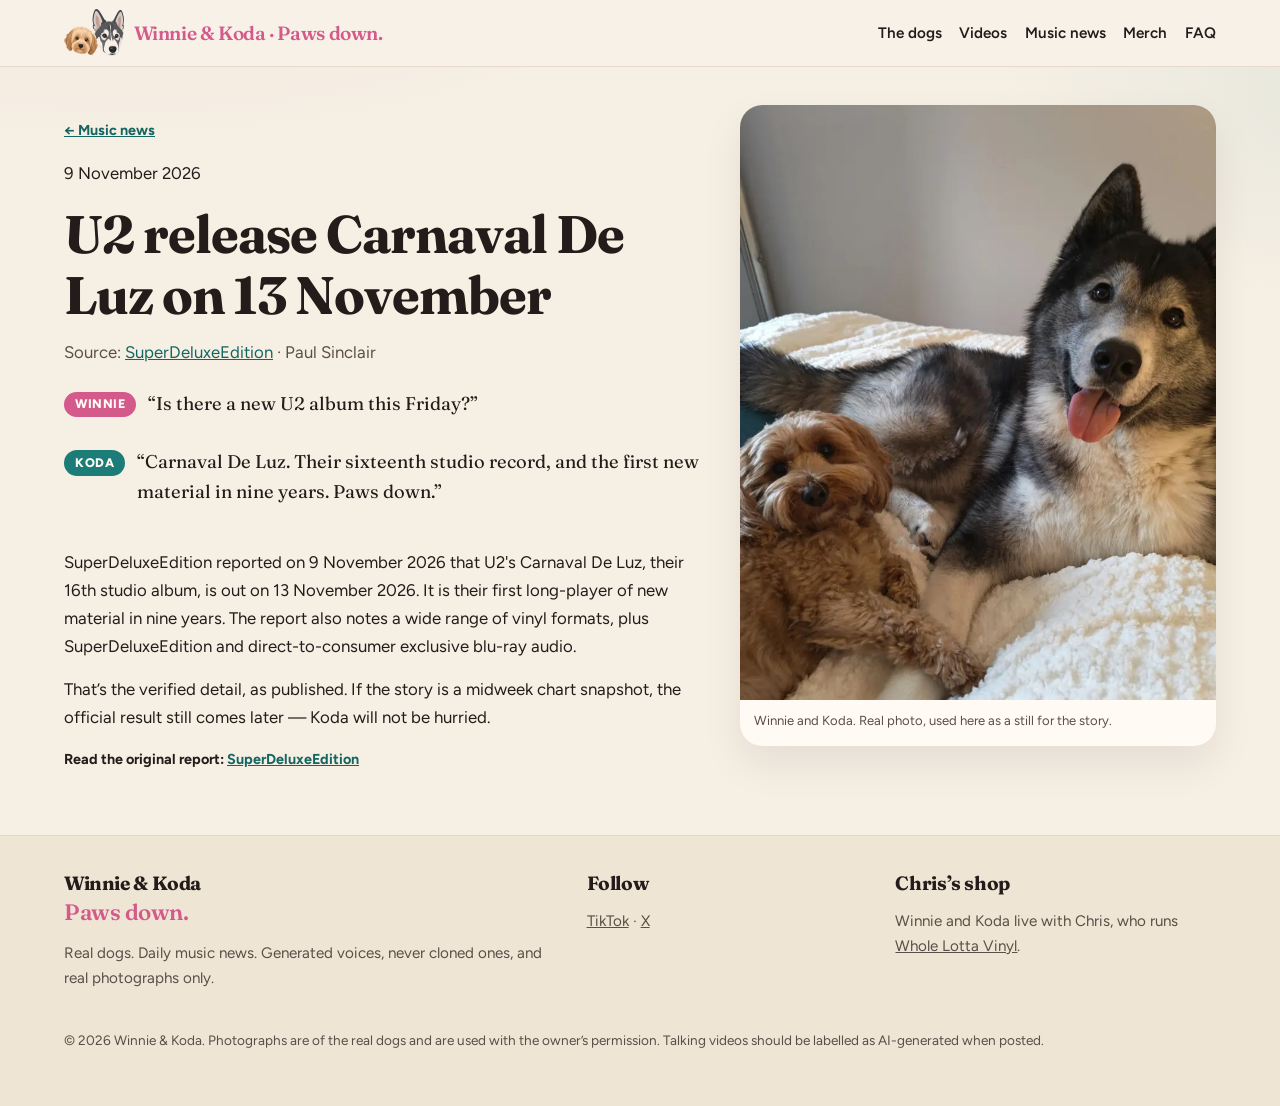
<file: news/u2-carnaval-de-luz.html>
<!DOCTYPE html>
<html lang="en-GB">
<head>
  <meta charset="utf-8">
  <meta name="viewport" content="width=device-width, initial-scale=1">
  <title>U2 release Carnaval De Luz on 13 November — Winnie & Koda</title>
  <meta name="description" content="SuperDeluxeEdition reported on 9 November 2026 that U2's Carnaval De Luz, their 16th studio album, is out on 13 November 2026. It is their first long-player…">
  <link rel="canonical" href="https://winnieandkoda.com/news/u2-carnaval-de-luz.html">
  <meta name="robots" content="index,follow">
  <meta name="theme-color" content="#f6efe4">
  <meta property="og:type" content="article">
  <meta property="og:site_name" content="Winnie &amp; Koda">
  <meta property="og:title" content="U2 release Carnaval De Luz on 13 November — Winnie & Koda">
  <meta property="og:description" content="SuperDeluxeEdition reported on 9 November 2026 that U2's Carnaval De Luz, their 16th studio album, is out on 13 November 2026. It is their first long-player…">
  <meta property="og:url" content="https://winnieandkoda.com/news/u2-carnaval-de-luz.html">
  <meta property="og:image" content="https://winnieandkoda.com/images/og.jpg">
  <meta property="og:image:width" content="1200">
  <meta property="og:image:height" content="630">
  <meta property="og:locale" content="en_GB">
  <meta name="twitter:card" content="summary_large_image">
  <meta name="twitter:title" content="U2 release Carnaval De Luz on 13 November — Winnie & Koda">
  <meta name="twitter:description" content="SuperDeluxeEdition reported on 9 November 2026 that U2's Carnaval De Luz, their 16th studio album, is out on 13 November 2026. It is their first long-player…">
  <meta name="twitter:image" content="https://winnieandkoda.com/images/og.jpg">
  <link rel="icon" href="../favicon.ico" sizes="any">
  <link rel="icon" href="../images/logo/favicon-32.png" type="image/png" sizes="32x32">
  <link rel="icon" href="../images/logo/favicon-192.png" type="image/png" sizes="192x192">
  <link rel="icon" href="../images/logo/favicon-512.png" type="image/png" sizes="512x512">
  <link rel="apple-touch-icon" href="../images/logo/apple-touch-icon.png" sizes="180x180">
  <link rel="preconnect" href="https://fonts.googleapis.com">
  <link rel="preconnect" href="https://fonts.gstatic.com" crossorigin>
  <link href="https://fonts.googleapis.com/css2?family=Figtree:wght@400;600;700;800&family=Fraunces:opsz,wght@9..144,500;9..144,600;9..144,700&display=swap" rel="stylesheet">
  <link rel="stylesheet" href="../css/styles.css">
  <script type="application/ld+json">
{
  "@context": "https://schema.org",
  "@graph": [
    {
      "@type": [
        "Organization",
        "Brand"
      ],
      "@id": "https://winnieandkoda.com/#brand",
      "name": "Winnie & Koda",
      "alternateName": "Winnie and Koda",
      "slogan": "Paws down",
      "url": "https://winnieandkoda.com/",
      "description": "Winnie and Koda are real talking dogs who present daily music news. Winnie, an apricot cavapoo, hooks the story. Koda, a grey and white Samusky, keeps it factual and signs off “paws down”.",
      "founder": {
        "@type": "Person",
        "name": "Chris Faulkes"
      },
      "logo": "https://winnieandkoda.com/images/logo/winnie-koda-lockup.png",
      "image": "https://winnieandkoda.com/images/og.jpg",
      "sameAs": [
        "https://www.tiktok.com/@winnie_and_koda",
        "https://x.com/winnieandkoda"
      ]
    },
    {
      "@type": "WebSite",
      "@id": "https://winnieandkoda.com/#website",
      "url": "https://winnieandkoda.com/",
      "name": "Winnie & Koda",
      "slogan": "Paws down",
      "description": "SuperDeluxeEdition reported on 9 November 2026 that U2's Carnaval De Luz, their 16th studio album, is out on 13 November 2026. It is their first long-player…",
      "inLanguage": "en-GB",
      "publisher": {
        "@id": "https://winnieandkoda.com/#brand"
      }
    },
    {
      "@type": "NewsArticle",
      "@id": "https://winnieandkoda.com/news/u2-carnaval-de-luz.html#article",
      "headline": "U2 release Carnaval De Luz on 13 November",
      "alternativeHeadline": "New U2 album this Friday: Carnaval De Luz",
      "datePublished": "2026-11-09",
      "dateModified": "2026-11-10",
      "inLanguage": "en-GB",
      "author": {
        "@type": "Organization",
        "@id": "https://winnieandkoda.com/#brand",
        "name": "Winnie & Koda"
      },
      "publisher": {
        "@id": "https://winnieandkoda.com/#brand"
      },
      "image": [
        "https://winnieandkoda.com/images/wk_05.jpg",
        "https://winnieandkoda.com/images/og.jpg"
      ],
      "mainEntityOfPage": "https://winnieandkoda.com/news/u2-carnaval-de-luz.html",
      "url": "https://winnieandkoda.com/news/u2-carnaval-de-luz.html",
      "description": "SuperDeluxeEdition reported on 9 November 2026 that U2's Carnaval De Luz, their 16th studio album, is out on 13 November 2026. It is their first long-player of new material in nine years. The report also notes a wide range of vinyl formats, plus SuperDeluxeEdition and direct-to-consumer exclusive blu-ray audio.",
      "articleBody": "SuperDeluxeEdition reported on 9 November 2026 that U2's Carnaval De Luz, their 16th studio album, is out on 13 November 2026. It is their first long-player of new material in nine years. The report also notes a wide range of vinyl formats, plus SuperDeluxeEdition and direct-to-consumer exclusive blu-ray audio.",
      "isBasedOn": "https://superdeluxeedition.com/news/out-this-week-on-13-november-2026/",
      "citation": "https://superdeluxeedition.com/news/out-this-week-on-13-november-2026/",
      "about": {
        "@type": "Thing",
        "name": "Music news"
      }
    }
  ]
}
  </script>
</head>
<body>
  <a class="skip" href="#main">Skip to content</a>
  <header class="site-header">
    <div class="wrap">
      <a class="wordmark" href="../index.html"><picture><source type="image/webp" srcset="../images/logo/winnie-koda-heads-120.webp 1x, ../images/logo/winnie-koda-heads-240.webp 2x"><img class="wordmark-mark" src="../images/logo/winnie-koda-heads-120.png" srcset="../images/logo/winnie-koda-heads-240.png 2x" width="60" height="47" alt=""></picture><span class="wordmark-text">Winnie &amp; Koda <span>· Paws down.</span></span></a>
      <nav aria-label="Primary">
        <ul>
          <li><a href="../index.html#meet">The dogs</a></li>
          <li><a href="../index.html#videos">Videos</a></li>
          <li><a href="../index.html#news">Music news</a></li>
          <li><a href="../index.html#merch">Merch</a></li>
          <li><a href="../index.html#faq">FAQ</a></li>
        </ul>
      </nav>
    </div>
  </header>

  <main id="main" class="article wrap">
    <article>
      <p class="crumb"><a href="../index.html#news">← Music news</a></p>
      <header>
        <p class="when">9 November 2026</p>
        <h1>U2 release Carnaval De Luz on 13 November</h1>
        <p class="meta">Source: <a href="https://superdeluxeedition.com/news/out-this-week-on-13-november-2026/">SuperDeluxeEdition</a> · Paul Sinclair</p>
      </header>
      <div class="article-body">
        <div class="voices">
          <div class="line"><span class="who winnie">Winnie</span><p>“Is there a new U2 album this Friday?”</p></div>
          <div class="line"><span class="who koda">Koda</span><p>“Carnaval De Luz. Their sixteenth studio record, and the first new material in nine years. Paws down.”</p></div>
        </div>
        <p>SuperDeluxeEdition reported on 9 November 2026 that U2's Carnaval De Luz, their 16th studio album, is out on 13 November 2026. It is their first long-player of new material in nine years. The report also notes a wide range of vinyl formats, plus SuperDeluxeEdition and direct-to-consumer exclusive blu-ray audio.</p>
        <p>That’s the verified detail, as published. If the story is a midweek chart snapshot, the official result still comes later — Koda will not be hurried.</p>
        <p class="source">Read the original report: <a href="https://superdeluxeedition.com/news/out-this-week-on-13-november-2026/">SuperDeluxeEdition</a></p>
      </div>
    </article>
    <figure class="photo-panel">
      <picture>
        <source type="image/webp" srcset="../images/wk_05-card.webp">
        <img src="../images/wk_05-card.jpg" width="800" height="1066" alt="Winnie and Koda, a real photograph used to illustrate this music news story." sizes="(max-width: 800px) 100vw, 600px">
      </picture>
      <figcaption>Winnie and Koda. Real photo, used here as a still for the story.</figcaption>
    </figure>
  </main>
  <footer class="site-footer">
    <div class="wrap">
      <div class="footer-grid">
        <div>
          <h2>Winnie &amp; Koda</h2>
          <p class="tagline" style="font-size:1.4rem;margin:0 0 .5rem">Paws down.</p>
          <p class="quiet">Real dogs. Daily music news. Generated voices, never cloned ones, and real photographs only.</p>
        </div>
        <div>
          <h3>Follow</h3>
          <p class="quiet"><a href="https://www.tiktok.com/@winnie_and_koda">TikTok</a> · <a href="https://x.com/winnieandkoda">X</a></p>
        </div>
        <div>
          <h3>Chris’s shop</h3>
          <p class="quiet">Winnie and Koda live with Chris, who runs <a href="https://www.wholelottavinyl.com/">Whole Lotta Vinyl</a>.</p>
        </div>
      </div>
      <p class="legal">© 2026 Winnie &amp; Koda. Photographs are of the real dogs and are used with the owner’s permission. Talking videos should be labelled as AI-generated when posted.</p>
    </div>
  </footer>
</body>
</html>
</file>
<file: css/styles.css>
/* Winnie & Koda — local static site. Placeholder canonical: https://winnieandkoda.com */
:root {
  --cream: #f6efe4;
  --cream-deep: #eadcc8;
  --paper: #fffaf3;
  --ink: #241c1a;
  --ink-soft: #5c4e48;
  --pink: #d45a8b;
  --pink-deep: #b34470;
  --pink-soft: #f6d7e4;
  --teal: #1c7d78;
  --teal-deep: #146662;
  --teal-soft: #d3ece9;
  --rule: #e4d5c3;
  --shadow: 0 18px 40px rgba(36, 28, 26, 0.08);
  --serif: "Fraunces", "Iowan Old Style", "Palatino Linotype", Palatino, Georgia, serif;
  --sans: "Figtree", "Source Sans 3", "Segoe UI", sans-serif;
  --max: 72rem;
  --radius: 1.4rem;
}

*, *::before, *::after { box-sizing: border-box; }
html { scroll-behavior: smooth; }
body {
  margin: 0;
  background:
    radial-gradient(1200px 500px at 10% -10%, rgba(212, 90, 139, 0.08), transparent 50%),
    radial-gradient(900px 480px at 110% 8%, rgba(28, 125, 120, 0.08), transparent 46%),
    var(--cream);
  color: var(--ink);
  font-family: var(--sans);
  font-size: 1.05rem;
  line-height: 1.65;
}

img { max-width: 100%; height: auto; display: block; }
a { color: var(--teal-deep); }
a:hover { color: var(--pink-deep); }
h1, h2, h3, .wordmark, .tagline {
  font-family: var(--serif);
  font-optical-sizing: auto;
  letter-spacing: -0.02em;
  line-height: 1.15;
}

.skip {
  position: absolute;
  left: 1rem;
  top: -4rem;
  background: var(--ink);
  color: var(--paper);
  padding: 0.6rem 1rem;
  border-radius: 999px;
  z-index: 20;
}
.skip:focus { top: 1rem; }

.wrap {
  width: min(var(--max), calc(100% - 2rem));
  margin-inline: auto;
}

/* Header */
.site-header {
  position: sticky;
  top: 0;
  z-index: 10;
  backdrop-filter: blur(14px);
  background: color-mix(in srgb, var(--cream) 86%, white);
  border-bottom: 1px solid color-mix(in srgb, var(--rule) 80%, transparent);
}
.site-header .wrap {
  display: flex;
  align-items: center;
  justify-content: space-between;
  gap: 1rem;
  min-height: 4.1rem;
}
.wordmark {
  color: inherit;
  text-decoration: none;
  font-weight: 600;
  font-size: 1.2rem;
}
.wordmark span { color: var(--pink); }
nav ul {
  display: flex;
  flex-wrap: wrap;
  gap: 0.4rem 1.1rem;
  list-style: none;
  margin: 0;
  padding: 0;
}
nav a {
  color: var(--ink);
  text-decoration: none;
  font-weight: 600;
  font-size: 0.95rem;
}
nav a:hover { color: var(--pink-deep); }

/* Hero */
.hero {
  display: grid;
  grid-template-columns: 1.05fr 0.95fr;
  gap: 3rem;
  align-items: center;
  padding: 3.4rem 0 3rem;
}
.eyebrow {
  display: inline-block;
  font-weight: 700;
  font-size: 0.78rem;
  letter-spacing: 0.14em;
  text-transform: uppercase;
  color: var(--teal-deep);
  margin-bottom: 0.8rem;
}
.hero h1 {
  font-size: clamp(2.8rem, 6vw, 5rem);
  margin: 0 0 0.35rem;
  font-weight: 600;
}
.tagline {
  margin: 0 0 1.1rem;
  font-size: clamp(1.8rem, 3.6vw, 2.6rem);
  color: var(--pink);
  font-weight: 600;
}
.lede { font-size: 1.15rem; color: var(--ink-soft); max-width: 38rem; }
.voices {
  display: grid;
  gap: 0.75rem;
  margin: 1.4rem 0 1.6rem;
}
.line {
  display: grid;
  grid-template-columns: auto 1fr;
  gap: 0.75rem;
  align-items: start;
}
.who {
  display: inline-block;
  border-radius: 999px;
  padding: 0.15rem 0.7rem;
  font-size: 0.78rem;
  font-weight: 800;
  letter-spacing: 0.04em;
  text-transform: uppercase;
  color: var(--paper);
  margin-top: 0.2rem;
}
.who.winnie { background: var(--pink); }
.who.koda { background: var(--teal); }
.line p { margin: 0; font-family: var(--serif); font-size: 1.15rem; }

.cta-row { display: flex; flex-wrap: wrap; gap: 0.7rem; }
.btn {
  display: inline-flex;
  align-items: center;
  justify-content: center;
  text-decoration: none;
  border-radius: 999px;
  padding: 0.7rem 1.15rem;
  font-weight: 700;
  border: 2px solid var(--ink);
  color: var(--ink);
  background: var(--paper);
}
.btn:hover { background: var(--ink); color: var(--paper); }
.btn.primary { background: var(--ink); color: var(--paper); }
.btn.primary:hover { background: var(--pink-deep); border-color: var(--pink-deep); }
.btn.ghost { background: transparent; }

.hero-photo {
  margin: 0;
  border-radius: calc(var(--radius) + 0.4rem);
  overflow: hidden;
  box-shadow: var(--shadow);
  background: var(--cream-deep);
}
.hero-photo img {
  width: 100%;
  aspect-ratio: 3 / 4;
  object-fit: cover;
  object-position: center 18%;
}
.hero-photo figcaption {
  font-size: 0.82rem;
  color: var(--ink-soft);
  padding: 0.7rem 1rem 0.9rem;
}

/* Sections */
section { padding: 3rem 0; }
.section-head {
  display: grid;
  grid-template-columns: 1.1fr 0.9fr;
  gap: 2rem;
  align-items: end;
  margin-bottom: 1.8rem;
}
.section-head h2, .plain-head h2 {
  font-size: clamp(2rem, 4vw, 3rem);
  margin: 0 0 0.4rem;
}
.kicker { margin: 0; color: var(--ink-soft); max-width: 36rem; }
.plain-head { margin-bottom: 1.6rem; }

.photo-panel {
  margin: 0;
  border-radius: var(--radius);
  overflow: hidden;
  box-shadow: var(--shadow);
  background: var(--paper);
}
.photo-panel img {
  width: 100%;
  aspect-ratio: 4 / 5;
  object-fit: cover;
  object-position: center 20%;
}
.photo-panel figcaption {
  font-size: 0.82rem;
  color: var(--ink-soft);
  padding: 0.65rem 0.9rem 0.85rem;
}

/* Meet */
.dog-grid {
  display: grid;
  grid-template-columns: 1fr 1fr;
  gap: 1.25rem;
  margin-top: 1.5rem;
}
.dog-card {
  background: var(--paper);
  border-radius: var(--radius);
  overflow: hidden;
  box-shadow: var(--shadow);
  border-top: 8px solid var(--pink);
}
.dog-card.koda { border-top-color: var(--teal); }
.dog-card img {
  width: 100%;
  aspect-ratio: 4 / 5;
  object-fit: cover;
  object-position: center 18%;
}
.dog-card .copy { padding: 1.15rem 1.2rem 1.4rem; }
.dog-card h3 { margin: 0 0 0.15rem; font-size: 1.8rem; }
.role { margin: 0 0 0.8rem; font-weight: 700; color: var(--pink-deep); }
.dog-card.koda .role { color: var(--teal-deep); }
.dog-card p { margin: 0 0 0.8rem; }
.dog-card p:last-child { margin-bottom: 0; }

.about-box {
  margin-top: 1.5rem;
  background: var(--paper);
  border: 1px solid var(--rule);
  border-radius: var(--radius);
  padding: 1.2rem 1.3rem;
}
.about-box h3 { margin: 0 0 0.5rem; font-size: 1.3rem; }
.about-box p { margin: 0; color: var(--ink-soft); }

/* News */
.news-grid {
  display: grid;
  grid-template-columns: repeat(2, 1fr);
  gap: 1.15rem;
}
.news-card {
  background: var(--paper);
  border-radius: var(--radius);
  padding: 1.2rem 1.25rem 1.3rem;
  box-shadow: var(--shadow);
  display: flex;
  flex-direction: column;
  gap: 0.45rem;
  text-decoration: none;
  color: inherit;
  border: 1px solid transparent;
}
.news-card:hover { border-color: var(--teal); color: inherit; }
.news-card .when {
  font-size: 0.8rem;
  font-weight: 700;
  letter-spacing: 0.06em;
  text-transform: uppercase;
  color: var(--teal-deep);
}
.news-card h3 { margin: 0; font-size: 1.45rem; }
.news-card p { margin: 0; color: var(--ink-soft); flex: 1; }
.source, .read {
  font-size: 0.9rem;
  font-weight: 700;
}
.news-feature {
  display: grid;
  grid-template-columns: 0.9fr 1.1fr;
  gap: 1.25rem;
  margin-bottom: 1.25rem;
  background: var(--paper);
  border-radius: calc(var(--radius) + 0.2rem);
  overflow: hidden;
  box-shadow: var(--shadow);
}
.news-feature img {
  width: 100%;
  height: 100%;
  min-height: 16rem;
  object-fit: cover;
  object-position: center 30%;
}
.news-feature .copy { padding: 1.4rem 1.4rem 1.5rem; }
.news-feature h3 { margin: 0.2rem 0 0.6rem; font-size: 1.85rem; }

/* Merch */
.merch-grid {
  display: grid;
  grid-template-columns: repeat(3, 1fr);
  gap: 1rem;
}
.merch-card {
  background: var(--paper);
  border-radius: var(--radius);
  padding: 0;
  text-align: center;
  box-shadow: var(--shadow);
  overflow: hidden;
  display: flex;
  flex-direction: column;
}
.merch-card img {
  width: 100%;
  height: auto;
  background: var(--cream);
}
.merch-copy {
  padding: 1rem 1.1rem 1.2rem;
  display: flex;
  flex-direction: column;
  gap: 0.25rem;
  flex: 1;
}
.merch-card h3 { margin: 0; font-size: 1.35rem; }
.merch-card .blank { margin: 0; color: var(--ink-soft); font-size: 0.95rem; }
.merch-card .price {
  margin: 0.35rem 0 0.75rem;
  font-weight: 800;
  font-size: 1.2rem;
  color: var(--teal-deep);
}
.merch-card .price span {
  display: block;
  font-weight: 500;
  font-size: 0.82rem;
  color: var(--ink-soft);
}
.merch-card .btn { margin-top: auto; }
.merch-note {
  margin: 1.2rem 0 0;
  color: var(--ink-soft);
  font-size: 0.95rem;
}
.soon {
  display: inline-block;
  margin: 0 auto;
  background: var(--pink-soft);
  color: var(--pink-deep);
  font-weight: 800;
  font-size: 0.75rem;
  letter-spacing: 0.08em;
  text-transform: uppercase;
  border-radius: 999px;
  padding: 0.2rem 0.6rem;
}

/* FAQ + socials */
.faq { display: grid; gap: 0.7rem; }
.faq details {
  background: var(--paper);
  border-radius: 1rem;
  padding: 0.85rem 1.1rem;
  border: 1px solid var(--rule);
}
.faq summary {
  font-family: var(--serif);
  font-weight: 600;
  font-size: 1.15rem;
  cursor: pointer;
}
.faq details p { margin: 0.6rem 0 0.2rem; color: var(--ink-soft); }

.socials {
  display: grid;
  grid-template-columns: 1fr 1fr;
  gap: 1rem;
}
.social-card {
  background: var(--paper);
  border-radius: var(--radius);
  padding: 1.3rem 1.2rem;
  box-shadow: var(--shadow);
}
.social-card h3 { margin: 0 0 0.35rem; }
.muted { color: var(--ink-soft); margin: 0; }

/* Article pages */
.article {
  padding: 2.4rem 0 3rem;
  display: grid;
  grid-template-columns: 1.15fr 0.85fr;
  gap: 2rem;
  align-items: start;
}
.article header h1 {
  font-size: clamp(2rem, 4.4vw, 3.3rem);
  margin: 0.3rem 0 0.8rem;
}
.article .meta { color: var(--ink-soft); margin: 0 0 1rem; }
.article-body { max-width: 42rem; }
.article-body p { margin: 0 0 1rem; }
.crumb { font-size: 0.9rem; font-weight: 700; text-decoration: none; }

/* Footer */
.site-footer {
  border-top: 1px solid var(--rule);
  padding: 2.2rem 0 2.6rem;
  background: color-mix(in srgb, var(--cream-deep) 55%, var(--cream));
}
.footer-grid {
  display: grid;
  grid-template-columns: 1.4fr 0.8fr 0.9fr;
  gap: 1.5rem;
}
.site-footer h2, .site-footer h3 {
  margin: 0 0 0.4rem;
  font-size: 1.2rem;
}
.quiet { color: var(--ink-soft); font-size: 0.95rem; }
.quiet a { color: var(--ink-soft); }
.legal { margin-top: 1.4rem; font-size: 0.85rem; color: var(--ink-soft); }

@media (max-width: 900px) {
  .hero, .section-head, .news-feature, .article, .footer-grid, .dog-grid, .socials {
    grid-template-columns: 1fr;
  }
  .merch-grid, .news-grid { grid-template-columns: 1fr 1fr; }
  .hero { padding-top: 1.8rem; gap: 1.5rem; }
  .hero-photo { order: -1; max-width: 28rem; }
}
@media (max-width: 620px) {
  .merch-grid, .news-grid { grid-template-columns: 1fr; }
  nav ul { gap: 0.3rem 0.8rem; }
}

/* Logo (added 11 Nov 2026) */
.wordmark { display: inline-flex; align-items: center; gap: 0.6rem; }
.wordmark picture { display: block; line-height: 0; }
.wordmark-mark { width: 60px; height: auto; display: block; }
.hero-logo { margin: 0 0 1rem; line-height: 0; }
.hero-logo img { width: min(440px, 100%); height: auto; display: block; }
.visually-hidden {
  position: absolute !important; width: 1px; height: 1px; padding: 0; margin: -1px;
  overflow: hidden; clip: rect(0 0 0 0); white-space: nowrap; border: 0;
}
@media (max-width: 900px) {
  .hero-logo img { width: min(360px, 78vw); margin-inline: auto; }
  .hero-logo { display: flex; justify-content: center; }
}
@media (max-width: 560px) {
  .wordmark-mark { width: 46px; }
  .wordmark-text span { display: none; }
}
@media (max-width: 900px) {
  .hero-photo { order: 1; }
}
@media (max-width: 560px) {
  .wordmark { gap: 0.45rem; }
  .wordmark-text { white-space: nowrap; font-size: 1.05rem; }
}
.wordmark picture { flex-shrink: 0; }


/* Latest videos (added 12 Nov 2026) */
.video-grid {
  display: grid;
  grid-template-columns: repeat(auto-fit, minmax(16.5rem, 1fr));
  gap: 1.15rem;
}
.video-card {
  background: var(--paper);
  border-radius: var(--radius);
  overflow: hidden;
  box-shadow: var(--shadow);
  display: flex;
  flex-direction: column;
}
.video-frame {
  background: var(--cream-deep);
  aspect-ratio: 9 / 16;
  overflow: hidden;
}
.video-frame video {
  display: block;
  width: 100%;
  height: 100%;
  aspect-ratio: 9 / 16;
  object-fit: cover;
  background: var(--cream-deep);
}
.video-card .copy {
  padding: 1.1rem 1.15rem 1.25rem;
  display: flex;
  flex-direction: column;
  gap: 0.4rem;
  flex: 1;
}
.video-card .when {
  font-size: 0.8rem;
  font-weight: 700;
  letter-spacing: 0.06em;
  text-transform: uppercase;
  color: var(--teal-deep);
  margin: 0;
}
.video-card h3 { margin: 0; font-size: 1.35rem; }
.video-card .copy > p { margin: 0; color: var(--ink-soft); }
.video-card .source { margin-top: auto; padding-top: 0.35rem; }
@media (max-width: 620px) {
  .video-grid { grid-template-columns: 1fr; max-width: 24rem; margin-inline: auto; }
}


/* Puppy Koda gallery (added 12 Nov 2026) */
.puppy-grid {
  display: grid;
  grid-template-columns: repeat(4, 1fr);
  gap: 0.75rem;
}
.puppy-grid figure {
  margin: 0;
  border-radius: var(--radius);
  overflow: hidden;
  box-shadow: var(--shadow);
  background: var(--cream-deep);
}
.puppy-grid img {
  width: 100%;
  height: 100%;
  aspect-ratio: 3 / 4;
  object-fit: cover;
  object-position: center 20%;
}
.puppy-grid .landscape {
  grid-column: span 2;
}
.puppy-grid .landscape img {
  aspect-ratio: 4 / 3;
  object-position: center;
}
@media (max-width: 900px) {
  .puppy-grid { grid-template-columns: repeat(2, 1fr); }
}
@media (max-width: 620px) {
  .puppy-grid { gap: 0.55rem; }
}
</file>
